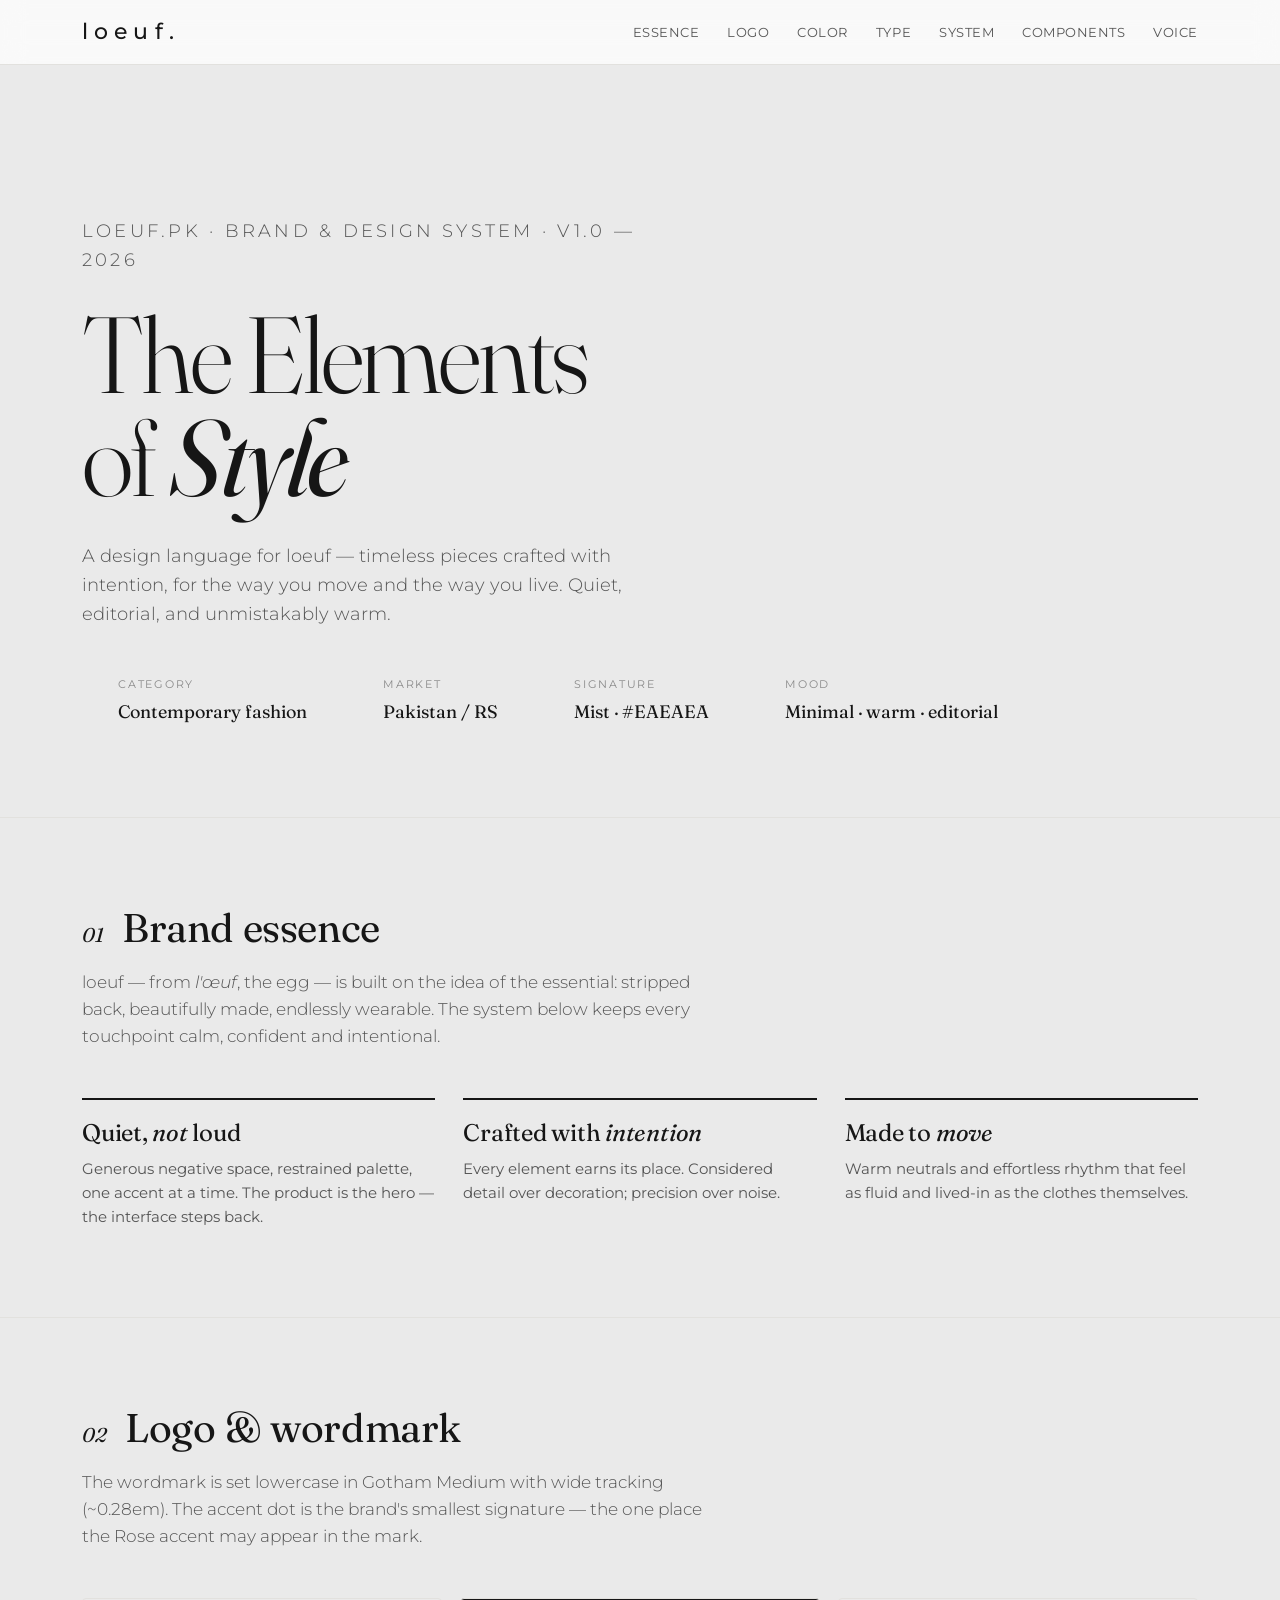
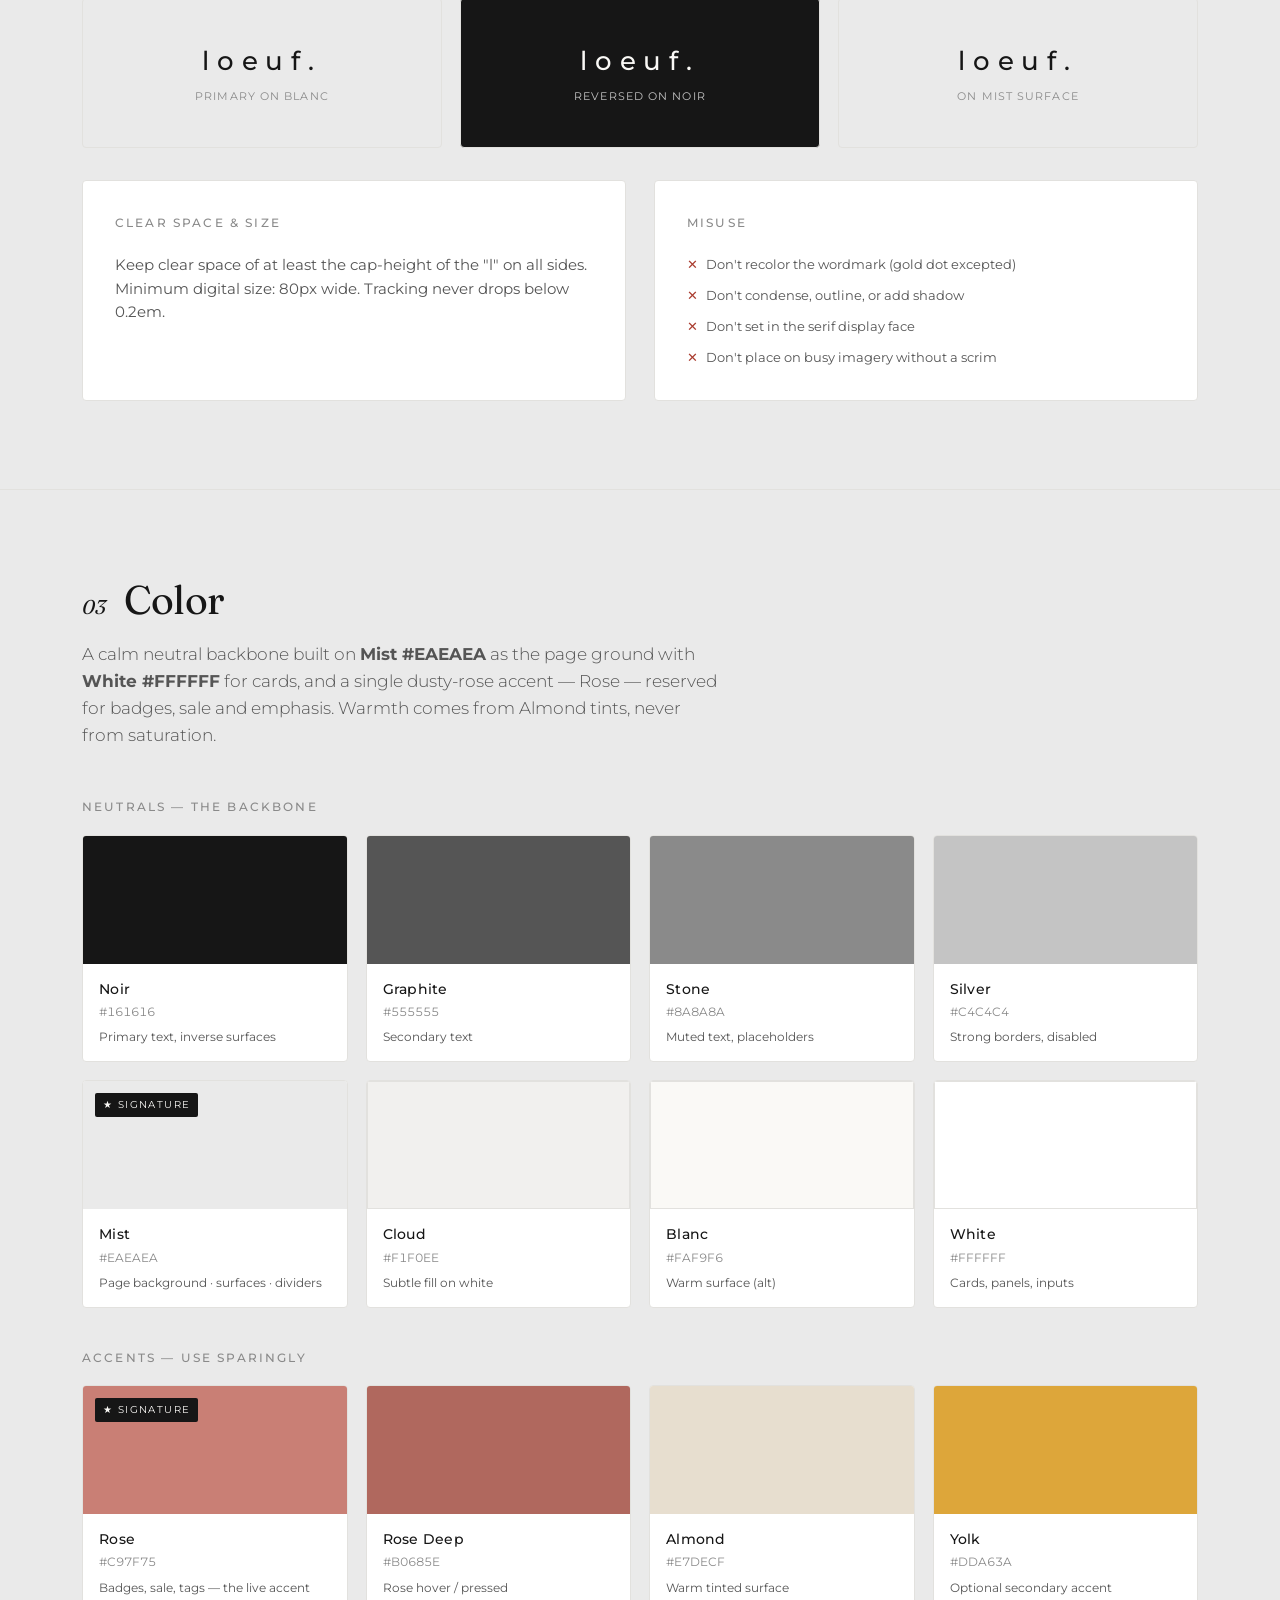
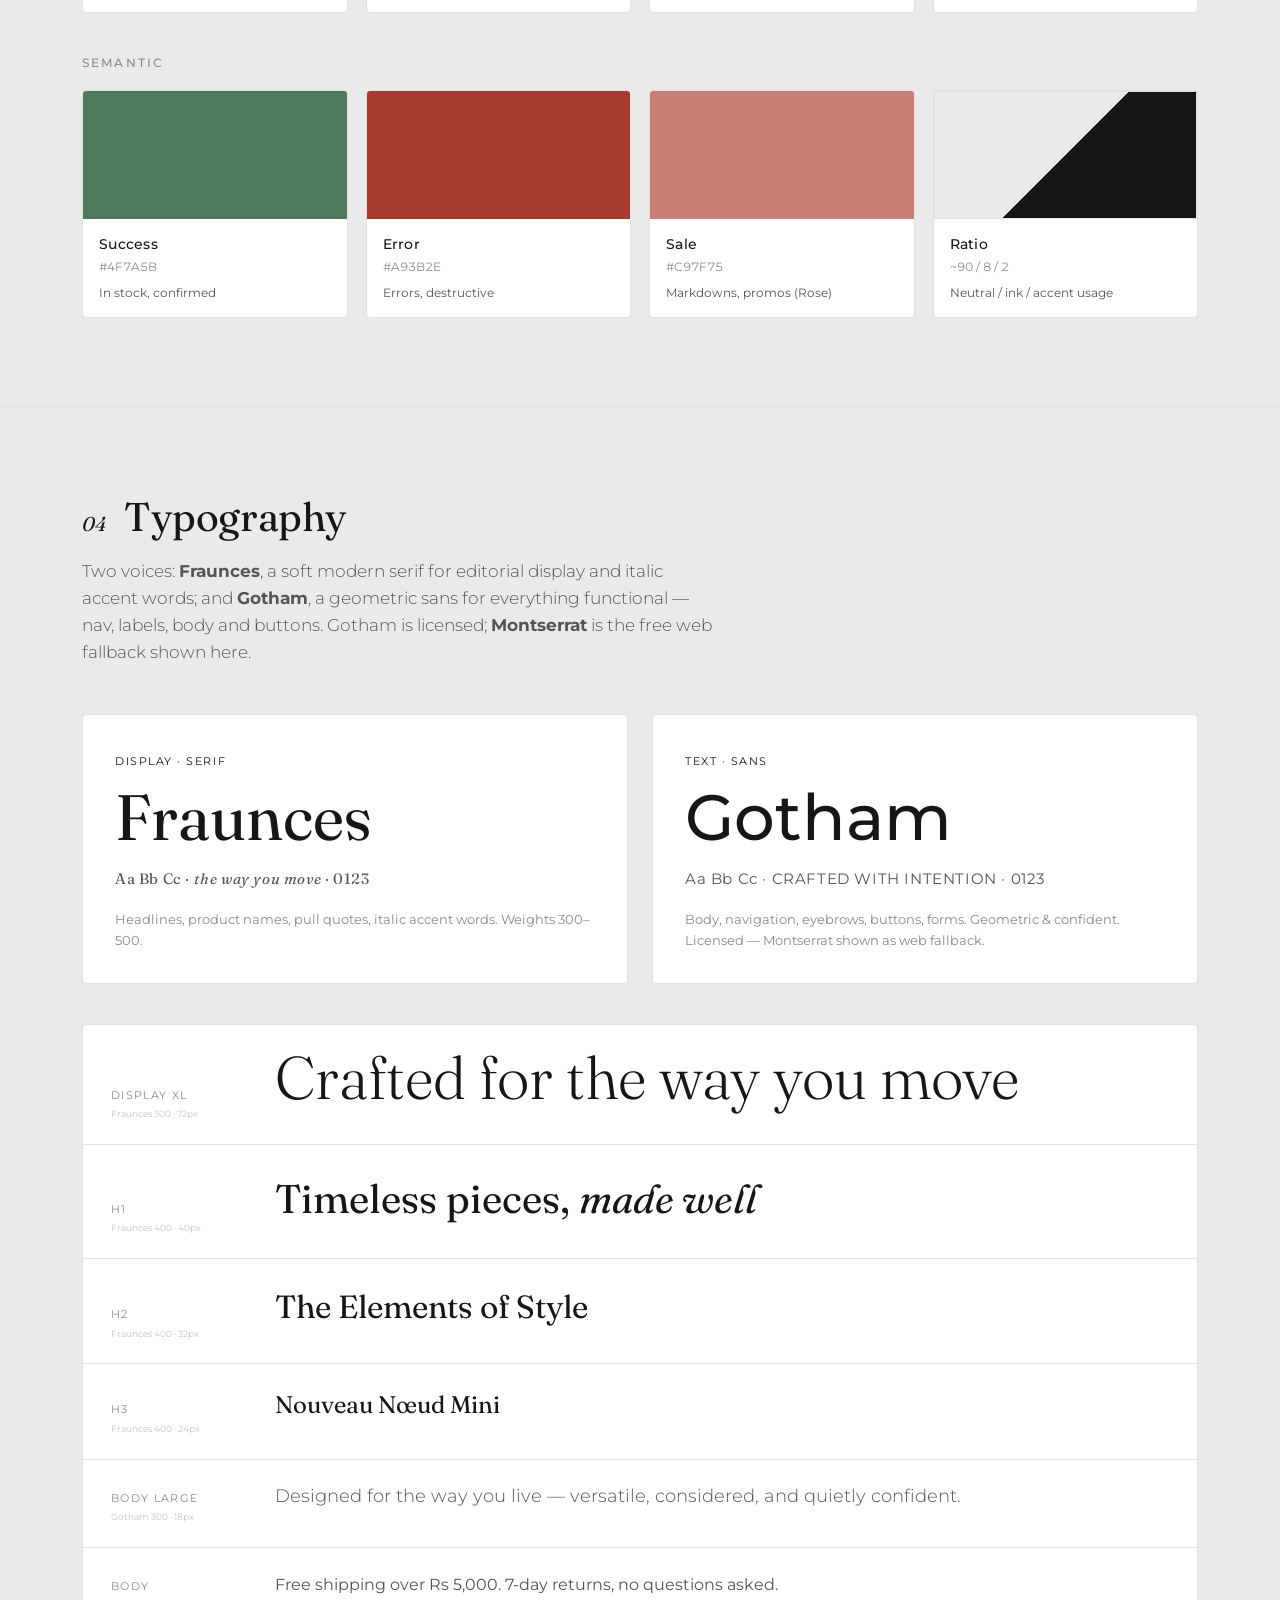
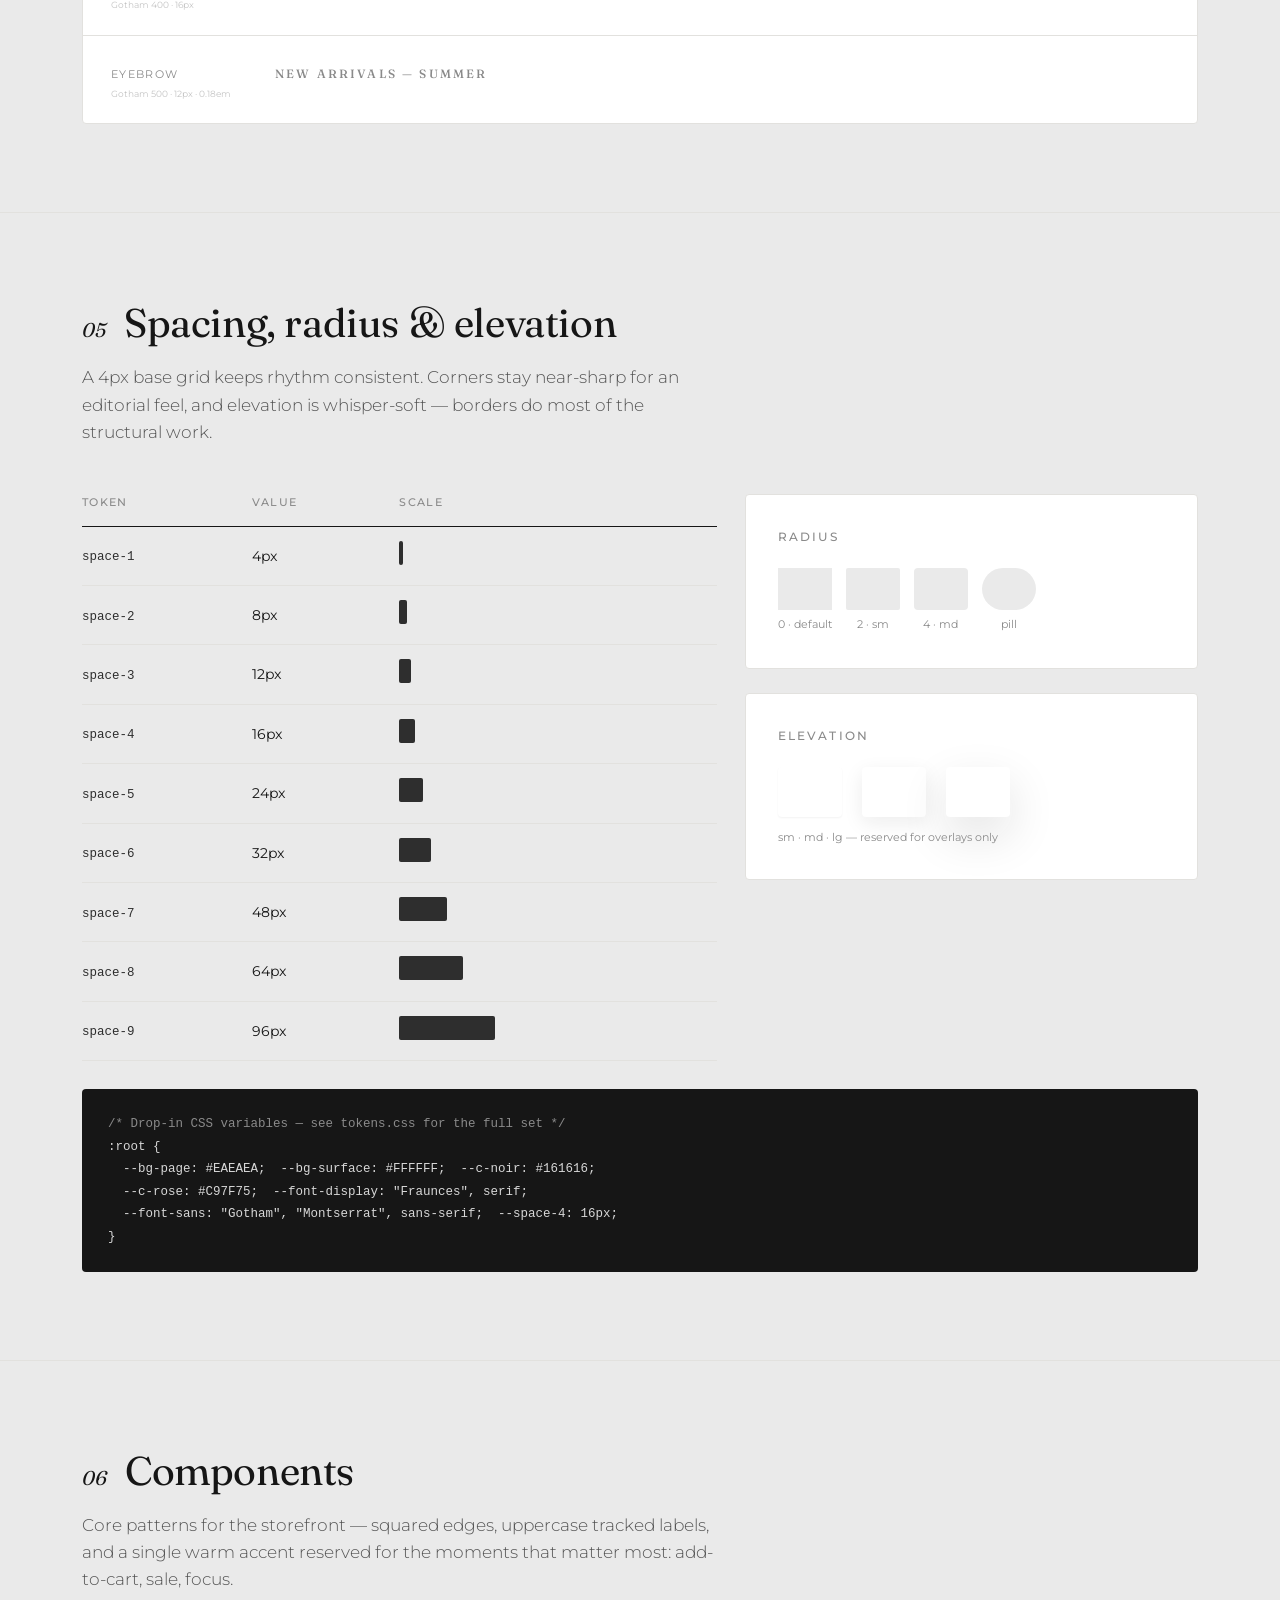
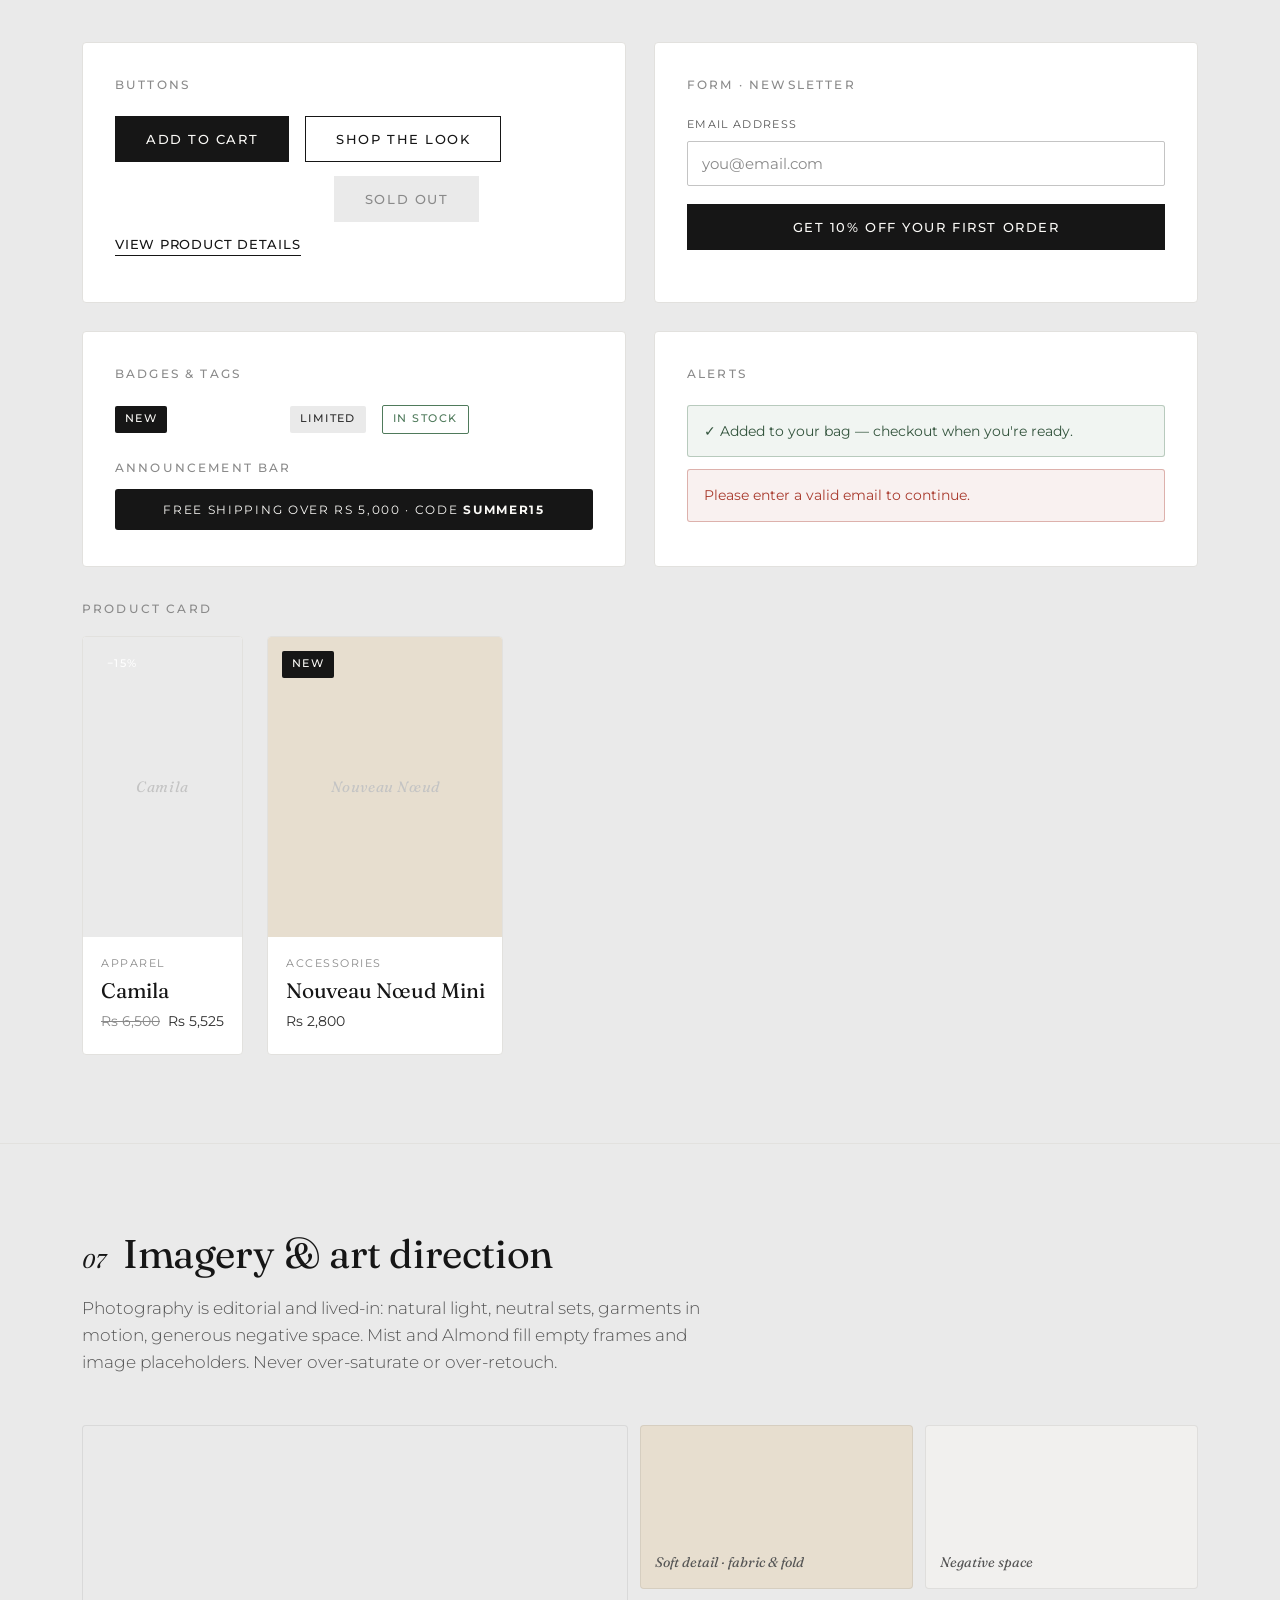
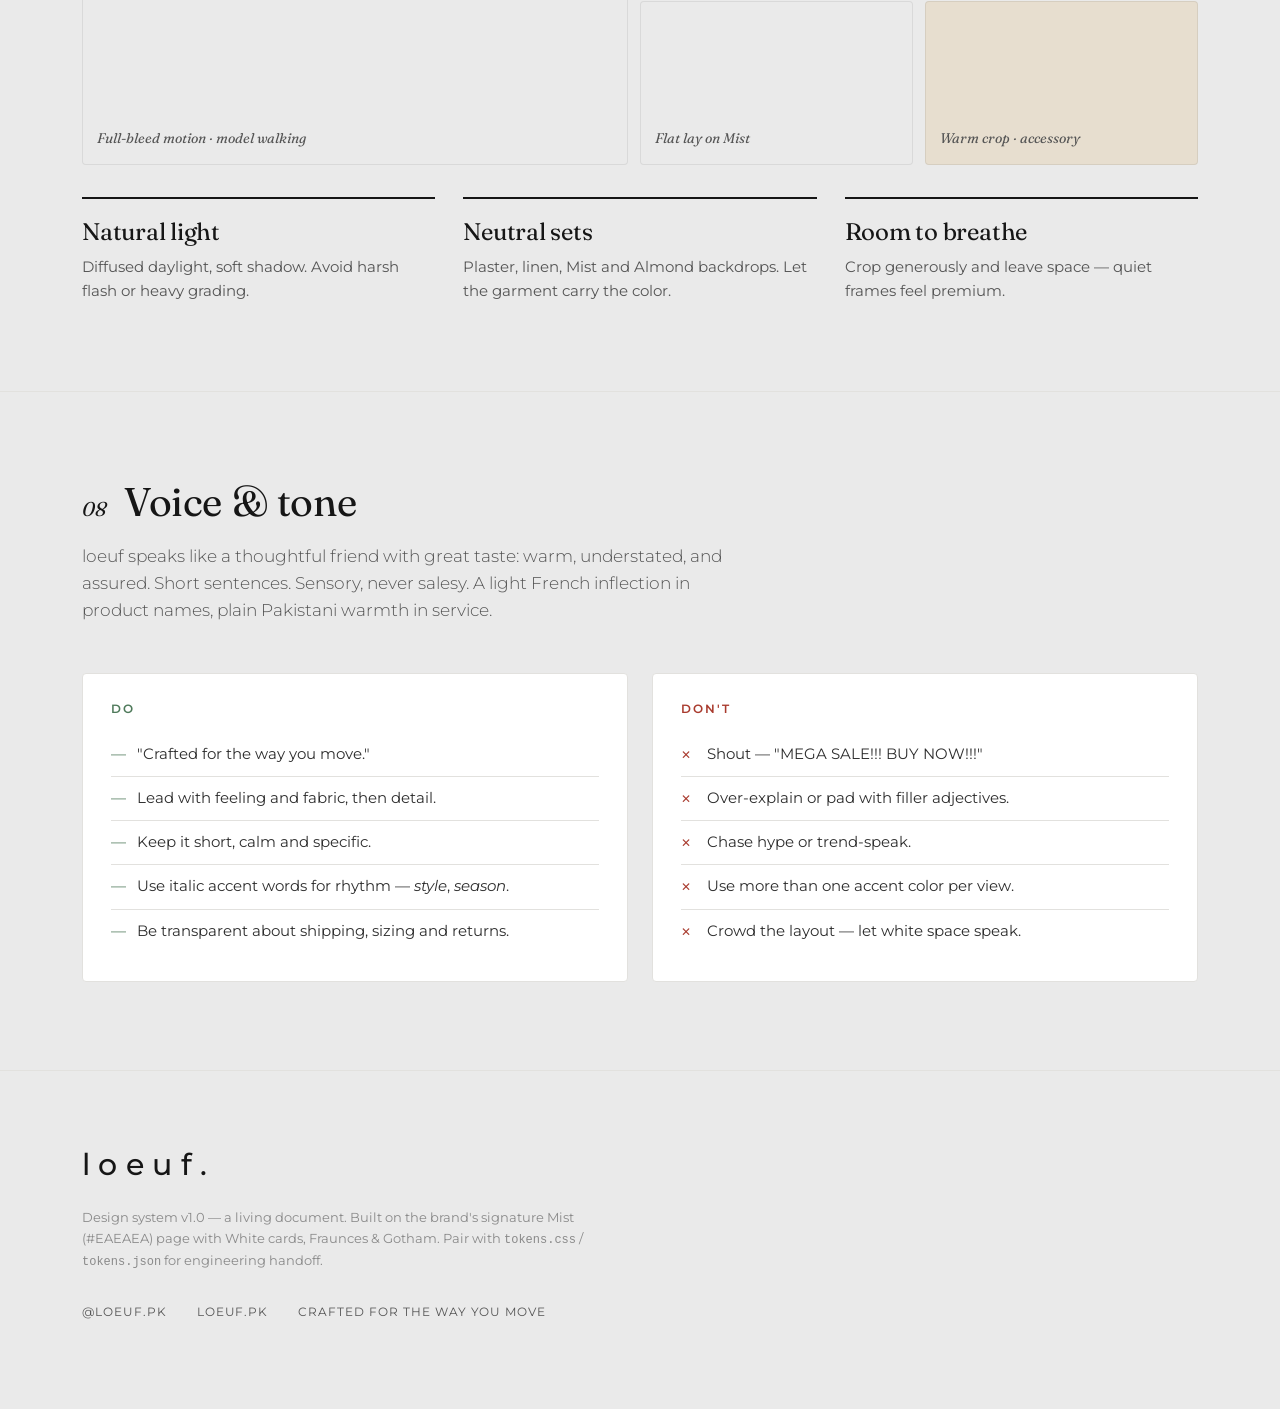
<file: index.html>
<!DOCTYPE html>
<html lang="en">
<head>
<meta charset="UTF-8" />
<meta name="viewport" content="width=device-width, initial-scale=1.0" />
<title>loeuf — Design System</title>
<link rel="preconnect" href="https://fonts.googleapis.com" />
<link rel="preconnect" href="https://fonts.gstatic.com" crossorigin />
<link href="https://fonts.googleapis.com/css2?family=Fraunces:ital,opsz,wght@0,9..144,300..600;1,9..144,300..600&family=Montserrat:wght@300;400;500;600&display=swap" rel="stylesheet" />
<style>
:root{
  --c-noir:#161616; --c-charcoal:#2E2E2E; --c-graphite:#555; --c-stone:#8A8A8A;
  --c-silver:#C4C4C4; --c-mist:#EAEAEA; --c-cloud:#F1F0EE; --c-blanc:#FAF9F6; --c-white:#FFF;
  --c-yolk:#DDA63A; --c-yolk-deep:#B9842A; --c-almond:#E7DECF; --c-clay:#B5654B;
  --c-success:#4F7A5B; --c-error:#A93B2E;
  --border-subtle:#E2E1DE;
  --font-display:"Fraunces",Georgia,serif; --font-sans:"Gotham","Montserrat","Helvetica Neue",Arial,sans-serif;
  --container:1180px;
  --ease:cubic-bezier(.2,.8,.2,1);
}
*{box-sizing:border-box;margin:0;padding:0}
html{scroll-behavior:smooth}
body{
  font-family:var(--font-sans); color:var(--c-noir); background:var(--c-mist);
  font-weight:400; line-height:1.6; -webkit-font-smoothing:antialiased;
}
.wrap{max-width:var(--container); margin:0 auto; padding:0 32px}

/* ---------- type helpers ---------- */
.eyebrow{
  font-size:12px; letter-spacing:.18em; text-transform:uppercase;
  color:var(--c-stone); font-weight:500;
}
h1,h2,h3,h4{font-family:var(--font-display); font-weight:400; letter-spacing:-.01em; line-height:1.1}
.serif-italic{font-style:italic}

/* ---------- nav ---------- */
.topbar{
  position:sticky; top:0; z-index:100; background:rgba(255,255,255,.72);
  backdrop-filter:blur(12px); border-bottom:1px solid var(--border-subtle);
}
.topbar .wrap{display:flex; align-items:center; justify-content:space-between; height:64px}
.brandmark{font-family:var(--font-sans); font-weight:500; font-size:22px; letter-spacing:.28em; text-transform:lowercase}
.brandmark .dot{color:var(--c-rose)}
.navlinks{display:flex; gap:28px; list-style:none}
.navlinks a{
  text-decoration:none; color:var(--c-graphite); font-size:13px; letter-spacing:.04em;
  text-transform:uppercase; transition:color .2s var(--ease);
}
.navlinks a:hover{color:var(--c-noir)}
@media(max-width:860px){.navlinks{display:none}}

/* ---------- hero ---------- */
.hero{padding:120px 0 90px; border-bottom:1px solid var(--border-subtle)}
.hero .eyebrow{margin-bottom:28px}
.hero h1{font-size:clamp(48px,9vw,108px); line-height:.96; letter-spacing:-.03em; font-weight:300}
.hero h1 em{font-weight:400}
.hero p{max-width:560px; margin-top:32px; font-size:18px; color:var(--c-graphite); font-weight:300}
.hero-meta{display:flex; gap:40px; margin-top:48px; flex-wrap:wrap}
.hero-meta div{border-left:2px solid var(--c-mist); padding-left:16px}
.hero-meta .k{font-size:11px; letter-spacing:.16em; text-transform:uppercase; color:var(--c-stone)}
.hero-meta .v{font-family:var(--font-display); font-size:18px; margin-top:4px}

/* ---------- section scaffolding ---------- */
section.block{padding:88px 0; border-bottom:1px solid var(--border-subtle)}
.sec-head{display:flex; align-items:baseline; gap:18px; margin-bottom:48px}
.sec-head .num{font-family:var(--font-display); font-style:italic; color:var(--c-rose); font-size:20px}
.sec-head h2{font-size:clamp(28px,4vw,40px)}
.sec-lead{max-width:640px; color:var(--c-graphite); font-size:17px; font-weight:300; margin:-30px 0 48px}

/* ---------- principles ---------- */
.grid-3{display:grid; grid-template-columns:repeat(3,1fr); gap:28px}
@media(max-width:780px){.grid-3{grid-template-columns:1fr}}
.principle{border-top:2px solid var(--c-noir); padding-top:20px}
.principle h3{font-size:24px; margin-bottom:10px}
.principle h3 em{color:var(--c-rose-deep)}
.principle p{font-size:15px; color:var(--c-graphite)}

/* ---------- color ---------- */
.swatch-grid{display:grid; grid-template-columns:repeat(4,1fr); gap:18px}
@media(max-width:880px){.swatch-grid{grid-template-columns:repeat(2,1fr)}}
@media(max-width:480px){.swatch-grid{grid-template-columns:1fr}}
.swatch{border:1px solid var(--border-subtle); border-radius:4px; overflow:hidden; background:var(--c-white)}
.swatch .chip{height:128px; position:relative}
.swatch.signature .chip::after{
  content:"★ signature"; position:absolute; top:12px; left:12px; font-size:10px;
  letter-spacing:.14em; text-transform:uppercase; background:var(--c-noir); color:var(--c-blanc);
  padding:4px 8px; border-radius:2px;
}
.swatch .meta{padding:14px 16px 16px}
.swatch .name{font-weight:500; font-size:14px; letter-spacing:.02em}
.swatch .hex{font-size:12px; color:var(--c-stone); margin-top:2px; font-feature-settings:"tnum"}
.swatch .role{font-size:11.5px; color:var(--c-graphite); margin-top:8px; line-height:1.4}
.chip-bordered{box-shadow:inset 0 0 0 1px var(--border-subtle)}

/* ---------- type specimen ---------- */
.specimen{border:1px solid var(--border-subtle); border-radius:4px; background:var(--c-white)}
.specimen .row{display:flex; align-items:baseline; gap:24px; padding:22px 28px; border-bottom:1px solid var(--border-subtle)}
.specimen .row:last-child{border-bottom:0}
.specimen .label{width:140px; flex:none; font-size:11px; letter-spacing:.12em; text-transform:uppercase; color:var(--c-stone); padding-top:8px}
.specimen .label small{display:block; text-transform:none; letter-spacing:0; color:var(--c-silver); margin-top:3px}
.specimen .sample{font-family:var(--font-display)}
.font-cards{display:grid; grid-template-columns:1fr 1fr; gap:24px; margin-bottom:40px}
@media(max-width:780px){.font-cards{grid-template-columns:1fr}}
.font-card{border:1px solid var(--border-subtle); border-radius:4px; padding:32px; background:var(--c-white)}
.font-card .big{font-size:64px; line-height:1; margin-bottom:18px}
.font-card .glyphs{color:var(--c-graphite); font-size:15px; letter-spacing:.04em; margin-bottom:18px}
.font-card .use{font-size:13px; color:var(--c-stone)}
.font-card .tag{display:inline-block; font-family:var(--font-sans); font-size:11px; letter-spacing:.14em; text-transform:uppercase; color:var(--c-rose-deep); margin-bottom:14px}

/* ---------- scale / spacing ---------- */
.token-table{width:100%; border-collapse:collapse; font-size:14px}
.token-table th{text-align:left; font-weight:500; font-size:11px; letter-spacing:.12em; text-transform:uppercase; color:var(--c-stone); padding:0 0 14px; border-bottom:1px solid var(--c-noir)}
.token-table td{padding:14px 0; border-bottom:1px solid var(--border-subtle); vertical-align:middle}
.token-table code{font-family:ui-monospace,Menlo,monospace; font-size:12.5px; color:var(--c-charcoal)}
.bar{height:14px; background:var(--c-yolk); border-radius:2px; display:inline-block; vertical-align:middle}
.sp-fill{background:var(--c-charcoal); display:inline-block; height:24px; border-radius:2px}

/* ---------- components ---------- */
.btn{
  font-family:var(--font-sans); font-size:13px; letter-spacing:.12em; text-transform:uppercase;
  font-weight:500; padding:14px 30px; border:1px solid var(--c-noir); cursor:pointer;
  background:var(--c-noir); color:var(--c-blanc); border-radius:0; transition:all .22s var(--ease);
}
.btn:hover{background:transparent; color:var(--c-noir)}
.btn--ghost{background:transparent; color:var(--c-noir)}
.btn--ghost:hover{background:var(--c-noir); color:var(--c-blanc)}
.btn--accent{background:var(--c-rose); border-color:var(--c-rose); color:var(--c-white)}
.btn--accent:hover{background:var(--c-rose-deep); border-color:var(--c-rose-deep); color:var(--c-white)}
.btn--link{background:none; border:0; padding:0 0 3px; border-bottom:1px solid var(--c-noir); border-radius:0; color:var(--c-noir); letter-spacing:.06em}
.btn--link:hover{color:var(--c-rose-deep); border-color:var(--c-rose-deep)}
.btn:disabled{background:var(--c-mist); border-color:var(--c-mist); color:var(--c-stone); cursor:not-allowed}
.comp-row{display:flex; gap:16px; flex-wrap:wrap; align-items:center; margin-bottom:14px}

.comp-grid{display:grid; grid-template-columns:repeat(2,1fr); gap:28px}
@media(max-width:780px){.comp-grid{grid-template-columns:1fr}}
.panel{border:1px solid var(--border-subtle); border-radius:4px; background:var(--c-white); padding:32px}
.panel > .eyebrow{margin-bottom:22px; display:block}

/* form */
.field{margin-bottom:18px}
.field label{display:block; font-size:11px; letter-spacing:.12em; text-transform:uppercase; color:var(--c-graphite); margin-bottom:8px}
.field input{
  width:100%; font-family:var(--font-sans); font-size:15px; padding:12px 14px;
  border:1px solid var(--c-silver); border-radius:2px; background:var(--c-white); color:var(--c-noir);
  transition:border-color .2s var(--ease);
}
.field input::placeholder{color:var(--c-stone)}
.field input:focus{outline:none; border-color:var(--c-noir); box-shadow:0 0 0 3px rgba(22,22,22,.06)}

/* badges */
.badge{display:inline-block; font-size:10.5px; letter-spacing:.14em; text-transform:uppercase; font-weight:500; padding:5px 10px; border-radius:2px}
.badge--sale{background:var(--c-rose); color:var(--c-white)}
.badge--new{background:var(--c-noir); color:var(--c-blanc)}
.badge--soft{background:var(--c-mist); color:var(--c-charcoal)}
.badge--stock{background:transparent; color:var(--c-success); border:1px solid var(--c-success)}

/* announcement bar */
.announce{background:var(--c-noir); color:var(--c-blanc); text-align:center; padding:11px; font-size:12px; letter-spacing:.14em; text-transform:uppercase; border-radius:3px}
.announce b{color:var(--c-rose)}

/* product card */
.product{border:1px solid var(--border-subtle); border-radius:4px; overflow:hidden; background:var(--c-white); max-width:300px}
.product .ph{height:300px; background:var(--c-mist); position:relative; display:flex; align-items:flex-end; justify-content:flex-start}
.product .ph .badge{position:absolute; top:14px; left:14px}
.product .ph .figure{font-family:var(--font-display); font-style:italic; color:var(--c-silver); font-size:15px; margin:0 auto 0; align-self:center; letter-spacing:.04em}
.product .info{padding:18px 18px 22px}
.product .info .cat{font-size:11px; letter-spacing:.14em; text-transform:uppercase; color:var(--c-stone)}
.product .info h4{font-family:var(--font-display); font-size:21px; margin:6px 0 8px}
.product .price{font-size:14px; color:var(--c-charcoal)}
.product .price .was{color:var(--c-stone); text-decoration:line-through; margin-right:8px}

/* alerts */
.alert{padding:14px 16px; border-radius:3px; font-size:14px; display:flex; gap:10px; margin-bottom:12px; border:1px solid}
.alert--ok{background:rgba(79,122,91,.08); border-color:rgba(79,122,91,.35); color:#33543d}
.alert--err{background:rgba(169,59,46,.07); border-color:rgba(169,59,46,.35); color:var(--c-error)}

/* voice do/dont */
.dd{display:grid; grid-template-columns:1fr 1fr; gap:24px}
@media(max-width:780px){.dd{grid-template-columns:1fr}}
.dd .col{border:1px solid var(--border-subtle); border-radius:4px; padding:28px; background:var(--c-white)}
.dd .col h4{font-family:var(--font-sans); font-size:12px; letter-spacing:.16em; text-transform:uppercase; margin-bottom:18px; font-weight:600}
.dd .do h4{color:var(--c-success)} .dd .dont h4{color:var(--c-error)}
.dd ul{list-style:none}
.dd li{padding:10px 0 10px 26px; position:relative; font-size:14.5px; color:var(--c-charcoal); border-bottom:1px solid var(--border-subtle)}
.dd li:last-child{border-bottom:0}
.dd .do li::before{content:"—"; position:absolute; left:0; color:var(--c-success)}
.dd .dont li::before{content:"✕"; position:absolute; left:0; color:var(--c-error); font-size:12px; top:12px}

/* logo usage */
.logo-grid{display:grid; grid-template-columns:repeat(3,1fr); gap:18px}
@media(max-width:780px){.logo-grid{grid-template-columns:1fr}}
.logo-box{border:1px solid var(--border-subtle); border-radius:4px; height:150px; display:flex; flex-direction:column; align-items:center; justify-content:center; gap:6px}
.logo-box .lw{font-family:var(--font-sans); font-weight:500; font-size:26px; letter-spacing:.3em; text-transform:lowercase}
.logo-box .cap{font-size:11px; letter-spacing:.1em; text-transform:uppercase; color:var(--c-stone)}
.lw .dot{color:var(--c-rose)}
.on-mist{background:var(--c-mist)} .on-noir{background:var(--c-noir)} .on-noir .lw{color:var(--c-blanc)} .on-noir .cap{color:var(--c-silver)}
.on-almond{background:var(--c-almond)}

.misuse{display:flex; gap:8px; align-items:center; font-size:13px; color:var(--c-graphite); margin-top:10px}
.misuse::before{content:"✕"; color:var(--c-error)}

/* imagery */
.mood{display:grid; grid-template-columns:2fr 1fr 1fr; grid-template-rows:1fr 1fr; gap:12px; height:340px}
@media(max-width:680px){.mood{grid-template-columns:1fr 1fr; height:auto}}
.mood div{border-radius:4px; border:1px solid rgba(22,22,22,.08); display:flex; align-items:flex-end; padding:14px; font-family:var(--font-display); font-style:italic; font-size:14px; color:var(--c-graphite)}
.mood .m1{grid-row:span 2; background:var(--c-mist)}
.mood .m2{background:var(--c-almond)} .mood .m3{background:var(--c-cloud)}
.mood .m4{background:var(--c-mist)} .mood .m5{background:var(--c-almond)}
@media(max-width:680px){.mood div{height:130px} .mood .m1{grid-row:auto}}

/* footer */
footer{padding:70px 0 90px}
footer .brandmark{font-size:30px; display:block; margin-bottom:18px}
footer p{color:var(--c-stone); font-size:13px; max-width:520px}
footer .meta{display:flex; gap:30px; margin-top:30px; flex-wrap:wrap; font-size:12px; letter-spacing:.08em; text-transform:uppercase; color:var(--c-graphite)}

.tokencode{background:var(--c-noir); color:#d7d7d7; border-radius:4px; padding:24px 26px; font-family:ui-monospace,Menlo,monospace; font-size:12.5px; line-height:1.8; overflow-x:auto; margin-top:28px}
.tokencode .c{color:var(--c-rose)} .tokencode .g{color:var(--c-stone)}
</style>
</head>
<body>

<!-- NAV -->
<div class="topbar">
  <div class="wrap">
    <span class="brandmark">loeuf<span class="dot">.</span></span>
    <ul class="navlinks">
      <li><a href="#essence">Essence</a></li>
      <li><a href="#logo">Logo</a></li>
      <li><a href="#color">Color</a></li>
      <li><a href="#type">Type</a></li>
      <li><a href="#system">System</a></li>
      <li><a href="#components">Components</a></li>
      <li><a href="#voice">Voice</a></li>
    </ul>
  </div>
</div>

<!-- HERO -->
<header class="hero">
  <div class="wrap">
    <p class="eyebrow">loeuf.pk · Brand &amp; Design System · v1.0 — 2026</p>
    <h1>The Elements<br>of <em class="serif-italic" style="font-family:var(--font-display)">Style</em></h1>
    <p>A design language for loeuf — timeless pieces crafted with intention, for the way you move and the way you live. Quiet, editorial, and unmistakably warm.</p>
    <div class="hero-meta">
      <div><div class="k">Category</div><div class="v">Contemporary fashion</div></div>
      <div><div class="k">Market</div><div class="v">Pakistan / RS</div></div>
      <div><div class="k">Signature</div><div class="v">Mist · #EAEAEA</div></div>
      <div><div class="k">Mood</div><div class="v">Minimal · warm · editorial</div></div>
    </div>
  </div>
</header>

<!-- ESSENCE -->
<section class="block" id="essence">
  <div class="wrap">
    <div class="sec-head"><span class="num">01</span><h2>Brand essence</h2></div>
    <p class="sec-lead">loeuf — from <em>l'œuf</em>, the egg — is built on the idea of the essential: stripped back, beautifully made, endlessly wearable. The system below keeps every touchpoint calm, confident and intentional.</p>
    <div class="grid-3">
      <div class="principle"><h3>Quiet, <em>not</em> loud</h3><p>Generous negative space, restrained palette, one accent at a time. The product is the hero — the interface steps back.</p></div>
      <div class="principle"><h3>Crafted with <em>intention</em></h3><p>Every element earns its place. Considered detail over decoration; precision over noise.</p></div>
      <div class="principle"><h3>Made to <em>move</em></h3><p>Warm neutrals and effortless rhythm that feel as fluid and lived-in as the clothes themselves.</p></div>
    </div>
  </div>
</section>

<!-- LOGO -->
<section class="block" id="logo">
  <div class="wrap">
    <div class="sec-head"><span class="num">02</span><h2>Logo &amp; wordmark</h2></div>
    <p class="sec-lead">The wordmark is set lowercase in Gotham Medium with wide tracking (~0.28em). The accent dot is the brand's smallest signature — the one place the Rose accent may appear in the mark.</p>
    <div class="logo-grid">
      <div class="logo-box"><span class="lw">loeuf<span class="dot">.</span></span><span class="cap">Primary on Blanc</span></div>
      <div class="logo-box on-noir"><span class="lw">loeuf<span class="dot">.</span></span><span class="cap">Reversed on Noir</span></div>
      <div class="logo-box on-mist"><span class="lw">loeuf<span class="dot">.</span></span><span class="cap">On Mist surface</span></div>
    </div>
    <div style="display:grid; grid-template-columns:1fr 1fr; gap:28px; margin-top:32px">
      <div class="panel">
        <span class="eyebrow">Clear space &amp; size</span>
        <p style="font-size:14.5px; color:var(--c-graphite)">Keep clear space of at least the cap-height of the "l" on all sides. Minimum digital size: 80px wide. Tracking never drops below 0.2em.</p>
      </div>
      <div class="panel">
        <span class="eyebrow">Misuse</span>
        <div class="misuse">Don't recolor the wordmark (gold dot excepted)</div>
        <div class="misuse">Don't condense, outline, or add shadow</div>
        <div class="misuse">Don't set in the serif display face</div>
        <div class="misuse">Don't place on busy imagery without a scrim</div>
      </div>
    </div>
  </div>
</section>

<!-- COLOR -->
<section class="block" id="color">
  <div class="wrap">
    <div class="sec-head"><span class="num">03</span><h2>Color</h2></div>
    <p class="sec-lead">A calm neutral backbone built on <strong>Mist #EAEAEA</strong> as the page ground with <strong>White #FFFFFF</strong> for cards, and a single dusty-rose accent — Rose — reserved for badges, sale and emphasis. Warmth comes from Almond tints, never from saturation.</p>

    <p class="eyebrow" style="margin-bottom:18px">Neutrals — the backbone</p>
    <div class="swatch-grid">
      <div class="swatch"><div class="chip" style="background:#161616"></div><div class="meta"><div class="name">Noir</div><div class="hex">#161616</div><div class="role">Primary text, inverse surfaces</div></div></div>
      <div class="swatch"><div class="chip" style="background:#555"></div><div class="meta"><div class="name">Graphite</div><div class="hex">#555555</div><div class="role">Secondary text</div></div></div>
      <div class="swatch"><div class="chip" style="background:#8A8A8A"></div><div class="meta"><div class="name">Stone</div><div class="hex">#8A8A8A</div><div class="role">Muted text, placeholders</div></div></div>
      <div class="swatch"><div class="chip" style="background:#C4C4C4"></div><div class="meta"><div class="name">Silver</div><div class="hex">#C4C4C4</div><div class="role">Strong borders, disabled</div></div></div>
      <div class="swatch signature"><div class="chip" style="background:#EAEAEA"></div><div class="meta"><div class="name">Mist</div><div class="hex">#EAEAEA</div><div class="role">Page background · surfaces · dividers</div></div></div>
      <div class="swatch"><div class="chip chip-bordered" style="background:#F1F0EE"></div><div class="meta"><div class="name">Cloud</div><div class="hex">#F1F0EE</div><div class="role">Subtle fill on white</div></div></div>
      <div class="swatch"><div class="chip chip-bordered" style="background:#FAF9F6"></div><div class="meta"><div class="name">Blanc</div><div class="hex">#FAF9F6</div><div class="role">Warm surface (alt)</div></div></div>
      <div class="swatch"><div class="chip chip-bordered" style="background:#FFF"></div><div class="meta"><div class="name">White</div><div class="hex">#FFFFFF</div><div class="role">Cards, panels, inputs</div></div></div>
    </div>

    <p class="eyebrow" style="margin:40px 0 18px">Accents — use sparingly</p>
    <div class="swatch-grid">
      <div class="swatch signature"><div class="chip" style="background:#C97F75"></div><div class="meta"><div class="name">Rose</div><div class="hex">#C97F75</div><div class="role">Badges, sale, tags — the live accent</div></div></div>
      <div class="swatch"><div class="chip" style="background:#B0685E"></div><div class="meta"><div class="name">Rose Deep</div><div class="hex">#B0685E</div><div class="role">Rose hover / pressed</div></div></div>
      <div class="swatch"><div class="chip" style="background:#E7DECF"></div><div class="meta"><div class="name">Almond</div><div class="hex">#E7DECF</div><div class="role">Warm tinted surface</div></div></div>
      <div class="swatch"><div class="chip" style="background:#DDA63A"></div><div class="meta"><div class="name">Yolk</div><div class="hex">#DDA63A</div><div class="role">Optional secondary accent</div></div></div>
    </div>

    <p class="eyebrow" style="margin:40px 0 18px">Semantic</p>
    <div class="swatch-grid">
      <div class="swatch"><div class="chip" style="background:#4F7A5B"></div><div class="meta"><div class="name">Success</div><div class="hex">#4F7A5B</div><div class="role">In stock, confirmed</div></div></div>
      <div class="swatch"><div class="chip" style="background:#A93B2E"></div><div class="meta"><div class="name">Error</div><div class="hex">#A93B2E</div><div class="role">Errors, destructive</div></div></div>
      <div class="swatch"><div class="chip" style="background:#C97F75"></div><div class="meta"><div class="name">Sale</div><div class="hex">#C97F75</div><div class="role">Markdowns, promos (Rose)</div></div></div>
      <div class="swatch"><div class="chip chip-bordered" style="background:linear-gradient(135deg,#EAEAEA 50%,#161616 50%)"></div><div class="meta"><div class="name">Ratio</div><div class="hex">~90 / 8 / 2</div><div class="role">Neutral / ink / accent usage</div></div></div>
    </div>
  </div>
</section>

<!-- TYPE -->
<section class="block" id="type">
  <div class="wrap">
    <div class="sec-head"><span class="num">04</span><h2>Typography</h2></div>
    <p class="sec-lead">Two voices: <strong>Fraunces</strong>, a soft modern serif for editorial display and italic accent words; and <strong>Gotham</strong>, a geometric sans for everything functional — nav, labels, body and buttons. Gotham is licensed; <strong>Montserrat</strong> is the free web fallback shown here.</p>

    <div class="font-cards">
      <div class="font-card">
        <span class="tag">Display · Serif</span>
        <div class="big" style="font-family:var(--font-display)">Fraunces</div>
        <div class="glyphs" style="font-family:var(--font-display)">Aa Bb Cc · <em>the way you move</em> · 0123</div>
        <div class="use">Headlines, product names, pull quotes, italic accent words. Weights 300–500.</div>
      </div>
      <div class="font-card">
        <span class="tag">Text · Sans</span>
        <div class="big" style="font-family:var(--font-sans); font-weight:500">Gotham</div>
        <div class="glyphs" style="font-family:var(--font-sans)">Aa Bb Cc · CRAFTED WITH INTENTION · 0123</div>
        <div class="use">Body, navigation, eyebrows, buttons, forms. Geometric &amp; confident. Licensed — Montserrat shown as web fallback.</div>
      </div>
    </div>

    <div class="specimen">
      <div class="row"><div class="label">Display XL<small>Fraunces 300 · 72px</small></div><div class="sample" style="font-size:60px; font-weight:300; line-height:1">Crafted for the way you move</div></div>
      <div class="row"><div class="label">H1<small>Fraunces 400 · 40px</small></div><div class="sample" style="font-size:40px">Timeless pieces, <em>made well</em></div></div>
      <div class="row"><div class="label">H2<small>Fraunces 400 · 32px</small></div><div class="sample" style="font-size:32px">The Elements of Style</div></div>
      <div class="row"><div class="label">H3<small>Fraunces 400 · 24px</small></div><div class="sample" style="font-size:24px">Nouveau Nœud Mini</div></div>
      <div class="row"><div class="label">Body Large<small>Gotham 300 · 18px</small></div><div class="sample" style="font-family:var(--font-sans); font-size:18px; font-weight:300; color:var(--c-graphite)">Designed for the way you live — versatile, considered, and quietly confident.</div></div>
      <div class="row"><div class="label">Body<small>Gotham 400 · 16px</small></div><div class="sample" style="font-family:var(--font-sans); font-size:16px; color:var(--c-graphite)">Free shipping over Rs 5,000. 7-day returns, no questions asked.</div></div>
      <div class="row"><div class="label">Eyebrow<small>Gotham 500 · 12px · 0.18em</small></div><div class="sample eyebrow" style="font-size:12px">New Arrivals — Summer</div></div>
    </div>
  </div>
</section>

<!-- SYSTEM: spacing, radius, elevation -->
<section class="block" id="system">
  <div class="wrap">
    <div class="sec-head"><span class="num">05</span><h2>Spacing, radius &amp; elevation</h2></div>
    <p class="sec-lead">A 4px base grid keeps rhythm consistent. Corners stay near-sharp for an editorial feel, and elevation is whisper-soft — borders do most of the structural work.</p>

    <div class="comp-grid" style="grid-template-columns:1.4fr 1fr">
      <div>
        <table class="token-table">
          <thead><tr><th>Token</th><th>Value</th><th style="width:50%">Scale</th></tr></thead>
          <tbody>
            <tr><td><code>space-1</code></td><td>4px</td><td><span class="sp-fill" style="width:4px"></span></td></tr>
            <tr><td><code>space-2</code></td><td>8px</td><td><span class="sp-fill" style="width:8px"></span></td></tr>
            <tr><td><code>space-3</code></td><td>12px</td><td><span class="sp-fill" style="width:12px"></span></td></tr>
            <tr><td><code>space-4</code></td><td>16px</td><td><span class="sp-fill" style="width:16px"></span></td></tr>
            <tr><td><code>space-5</code></td><td>24px</td><td><span class="sp-fill" style="width:24px"></span></td></tr>
            <tr><td><code>space-6</code></td><td>32px</td><td><span class="sp-fill" style="width:32px"></span></td></tr>
            <tr><td><code>space-7</code></td><td>48px</td><td><span class="sp-fill" style="width:48px"></span></td></tr>
            <tr><td><code>space-8</code></td><td>64px</td><td><span class="sp-fill" style="width:64px"></span></td></tr>
            <tr><td><code>space-9</code></td><td>96px</td><td><span class="sp-fill" style="width:96px"></span></td></tr>
          </tbody>
        </table>
      </div>
      <div>
        <div class="panel" style="margin-bottom:24px">
          <span class="eyebrow">Radius</span>
          <div style="display:flex; gap:14px; align-items:flex-end; margin-top:6px">
            <div style="text-align:center"><div style="width:54px;height:42px;background:var(--c-mist);border-radius:0"></div><small style="font-size:11px;color:var(--c-stone)">0 · default</small></div>
            <div style="text-align:center"><div style="width:54px;height:42px;background:var(--c-mist);border-radius:2px"></div><small style="font-size:11px;color:var(--c-stone)">2 · sm</small></div>
            <div style="text-align:center"><div style="width:54px;height:42px;background:var(--c-mist);border-radius:4px"></div><small style="font-size:11px;color:var(--c-stone)">4 · md</small></div>
            <div style="text-align:center"><div style="width:54px;height:42px;background:var(--c-mist);border-radius:999px"></div><small style="font-size:11px;color:var(--c-stone)">pill</small></div>
          </div>
        </div>
        <div class="panel">
          <span class="eyebrow">Elevation</span>
          <div style="display:flex; gap:20px; margin-top:8px">
            <div style="width:64px;height:50px;background:#fff;border-radius:4px;box-shadow:0 1px 2px rgba(22,22,22,.05)"></div>
            <div style="width:64px;height:50px;background:#fff;border-radius:4px;box-shadow:0 6px 20px rgba(22,22,22,.08)"></div>
            <div style="width:64px;height:50px;background:#fff;border-radius:4px;box-shadow:0 18px 48px rgba(22,22,22,.12)"></div>
          </div>
          <small style="font-size:11px;color:var(--c-stone);display:block;margin-top:12px">sm · md · lg — reserved for overlays only</small>
        </div>
      </div>
    </div>

    <div class="tokencode">
<span class="g">/* Drop-in CSS variables — see tokens.css for the full set */</span><br>
:root {<br>
&nbsp;&nbsp;<span class="c">--bg-page</span>: #EAEAEA;&nbsp;&nbsp;<span class="c">--bg-surface</span>: #FFFFFF;&nbsp;&nbsp;<span class="c">--c-noir</span>: #161616;<br>
&nbsp;&nbsp;<span class="c">--c-rose</span>: #C97F75;&nbsp;&nbsp;<span class="c">--font-display</span>: "Fraunces", serif;<br>
&nbsp;&nbsp;<span class="c">--font-sans</span>: "Gotham", "Montserrat", sans-serif;&nbsp;&nbsp;<span class="c">--space-4</span>: 16px;<br>
}
    </div>
  </div>
</section>

<!-- COMPONENTS -->
<section class="block" id="components">
  <div class="wrap">
    <div class="sec-head"><span class="num">06</span><h2>Components</h2></div>
    <p class="sec-lead">Core patterns for the storefront — squared edges, uppercase tracked labels, and a single warm accent reserved for the moments that matter most: add-to-cart, sale, focus.</p>

    <div class="comp-grid">
      <div class="panel">
        <span class="eyebrow">Buttons</span>
        <div class="comp-row"><button class="btn">Add to cart</button><button class="btn btn--ghost">Shop the look</button></div>
        <div class="comp-row"><button class="btn btn--accent">Apply SUMMER15</button><button class="btn" disabled>Sold out</button></div>
        <div class="comp-row"><button class="btn btn--link">View product details</button></div>
      </div>

      <div class="panel">
        <span class="eyebrow">Form · Newsletter</span>
        <div class="field"><label>Email address</label><input type="email" placeholder="you@email.com" /></div>
        <button class="btn" style="width:100%">Get 10% off your first order</button>
      </div>

      <div class="panel">
        <span class="eyebrow">Badges &amp; tags</span>
        <div class="comp-row">
          <span class="badge badge--new">New</span>
          <span class="badge badge--sale">Sale −15%</span>
          <span class="badge badge--soft">Limited</span>
          <span class="badge badge--stock">In stock</span>
        </div>
        <div style="margin-top:24px"><span class="eyebrow" style="display:block;margin-bottom:12px">Announcement bar</span>
          <div class="announce">Free shipping over Rs 5,000 · Code <b>SUMMER15</b></div>
        </div>
      </div>

      <div class="panel">
        <span class="eyebrow">Alerts</span>
        <div class="alert alert--ok">✓ Added to your bag — checkout when you're ready.</div>
        <div class="alert alert--err">Please enter a valid email to continue.</div>
      </div>
    </div>

    <div style="margin-top:32px">
      <span class="eyebrow" style="display:block;margin-bottom:18px">Product card</span>
      <div style="display:flex; gap:24px; flex-wrap:wrap">
        <div class="product">
          <div class="ph"><span class="badge badge--sale">−15%</span><span class="figure">Camila</span></div>
          <div class="info"><div class="cat">Apparel</div><h4>Camila</h4><div class="price"><span class="was">Rs 6,500</span>Rs 5,525</div></div>
        </div>
        <div class="product">
          <div class="ph" style="background:var(--c-almond)"><span class="badge badge--new">New</span><span class="figure">Nouveau Nœud</span></div>
          <div class="info"><div class="cat">Accessories</div><h4>Nouveau Nœud Mini</h4><div class="price">Rs 2,800</div></div>
        </div>
      </div>
    </div>
  </div>
</section>

<!-- IMAGERY -->
<section class="block">
  <div class="wrap">
    <div class="sec-head"><span class="num">07</span><h2>Imagery &amp; art direction</h2></div>
    <p class="sec-lead">Photography is editorial and lived-in: natural light, neutral sets, garments in motion, generous negative space. Mist and Almond fill empty frames and image placeholders. Never over-saturate or over-retouch.</p>
    <div class="mood">
      <div class="m1">Full-bleed motion · model walking</div>
      <div class="m2">Soft detail · fabric &amp; fold</div>
      <div class="m3">Negative space</div>
      <div class="m4">Flat lay on Mist</div>
      <div class="m5">Warm crop · accessory</div>
    </div>
    <div class="grid-3" style="margin-top:32px">
      <div class="principle"><h3>Natural light</h3><p>Diffused daylight, soft shadow. Avoid harsh flash or heavy grading.</p></div>
      <div class="principle"><h3>Neutral sets</h3><p>Plaster, linen, Mist and Almond backdrops. Let the garment carry the color.</p></div>
      <div class="principle"><h3>Room to breathe</h3><p>Crop generously and leave space — quiet frames feel premium.</p></div>
    </div>
  </div>
</section>

<!-- VOICE -->
<section class="block" id="voice">
  <div class="wrap">
    <div class="sec-head"><span class="num">08</span><h2>Voice &amp; tone</h2></div>
    <p class="sec-lead">loeuf speaks like a thoughtful friend with great taste: warm, understated, and assured. Short sentences. Sensory, never salesy. A light French inflection in product names, plain Pakistani warmth in service.</p>
    <div class="dd">
      <div class="col do">
        <h4>Do</h4>
        <ul>
          <li>"Crafted for the way you move."</li>
          <li>Lead with feeling and fabric, then detail.</li>
          <li>Keep it short, calm and specific.</li>
          <li>Use italic accent words for rhythm — <em>style</em>, <em>season</em>.</li>
          <li>Be transparent about shipping, sizing and returns.</li>
        </ul>
      </div>
      <div class="col dont">
        <h4>Don't</h4>
        <ul>
          <li>Shout — "MEGA SALE!!! BUY NOW!!!"</li>
          <li>Over-explain or pad with filler adjectives.</li>
          <li>Chase hype or trend-speak.</li>
          <li>Use more than one accent color per view.</li>
          <li>Crowd the layout — let white space speak.</li>
        </ul>
      </div>
    </div>
  </div>
</section>

<!-- FOOTER -->
<footer>
  <div class="wrap">
    <span class="brandmark">loeuf<span class="dot">.</span></span>
    <p>Design system v1.0 — a living document. Built on the brand's signature Mist (#EAEAEA) page with White cards, Fraunces &amp; Gotham. Pair with <code style="font-family:ui-monospace,monospace;font-size:12px">tokens.css</code> / <code style="font-family:ui-monospace,monospace;font-size:12px">tokens.json</code> for engineering handoff.</p>
    <div class="meta"><span>@loeuf.pk</span><span>loeuf.pk</span><span>Crafted for the way you move</span></div>
  </div>
</footer>

</body>
</html>
</file>
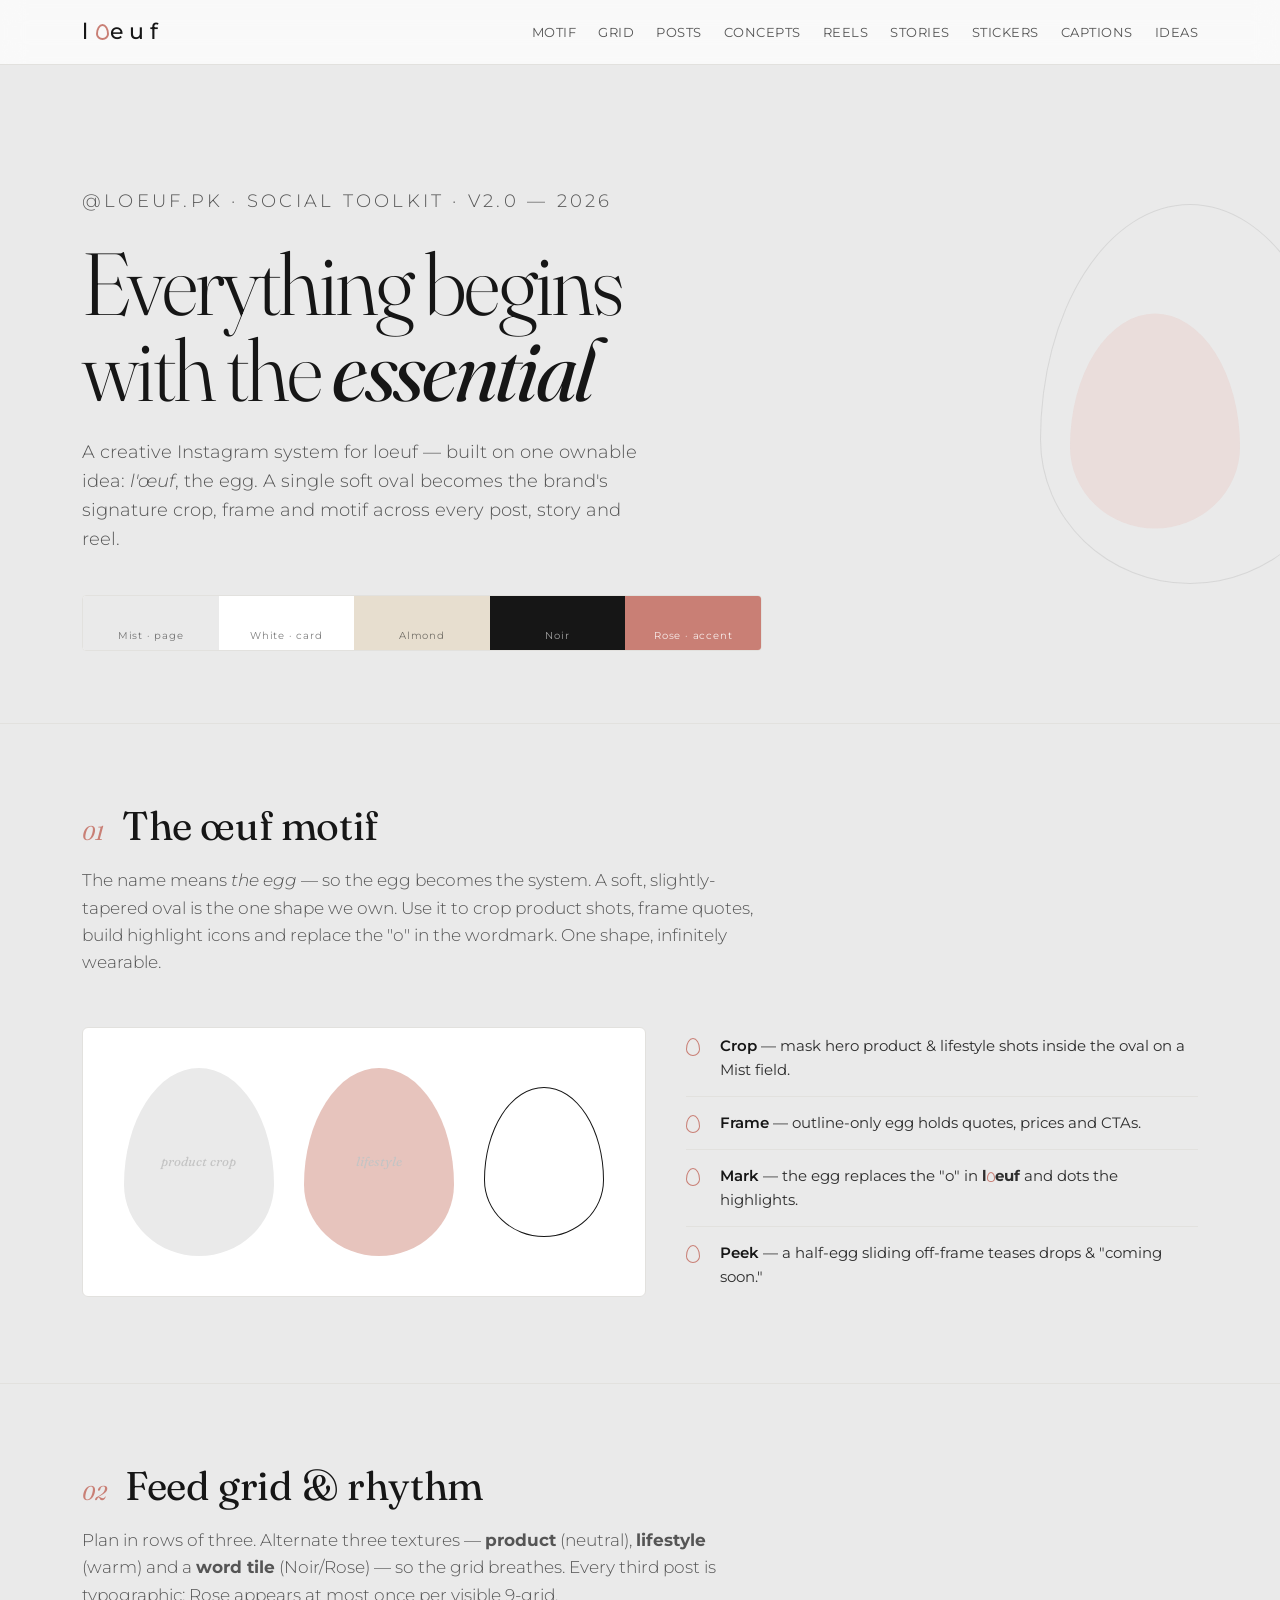
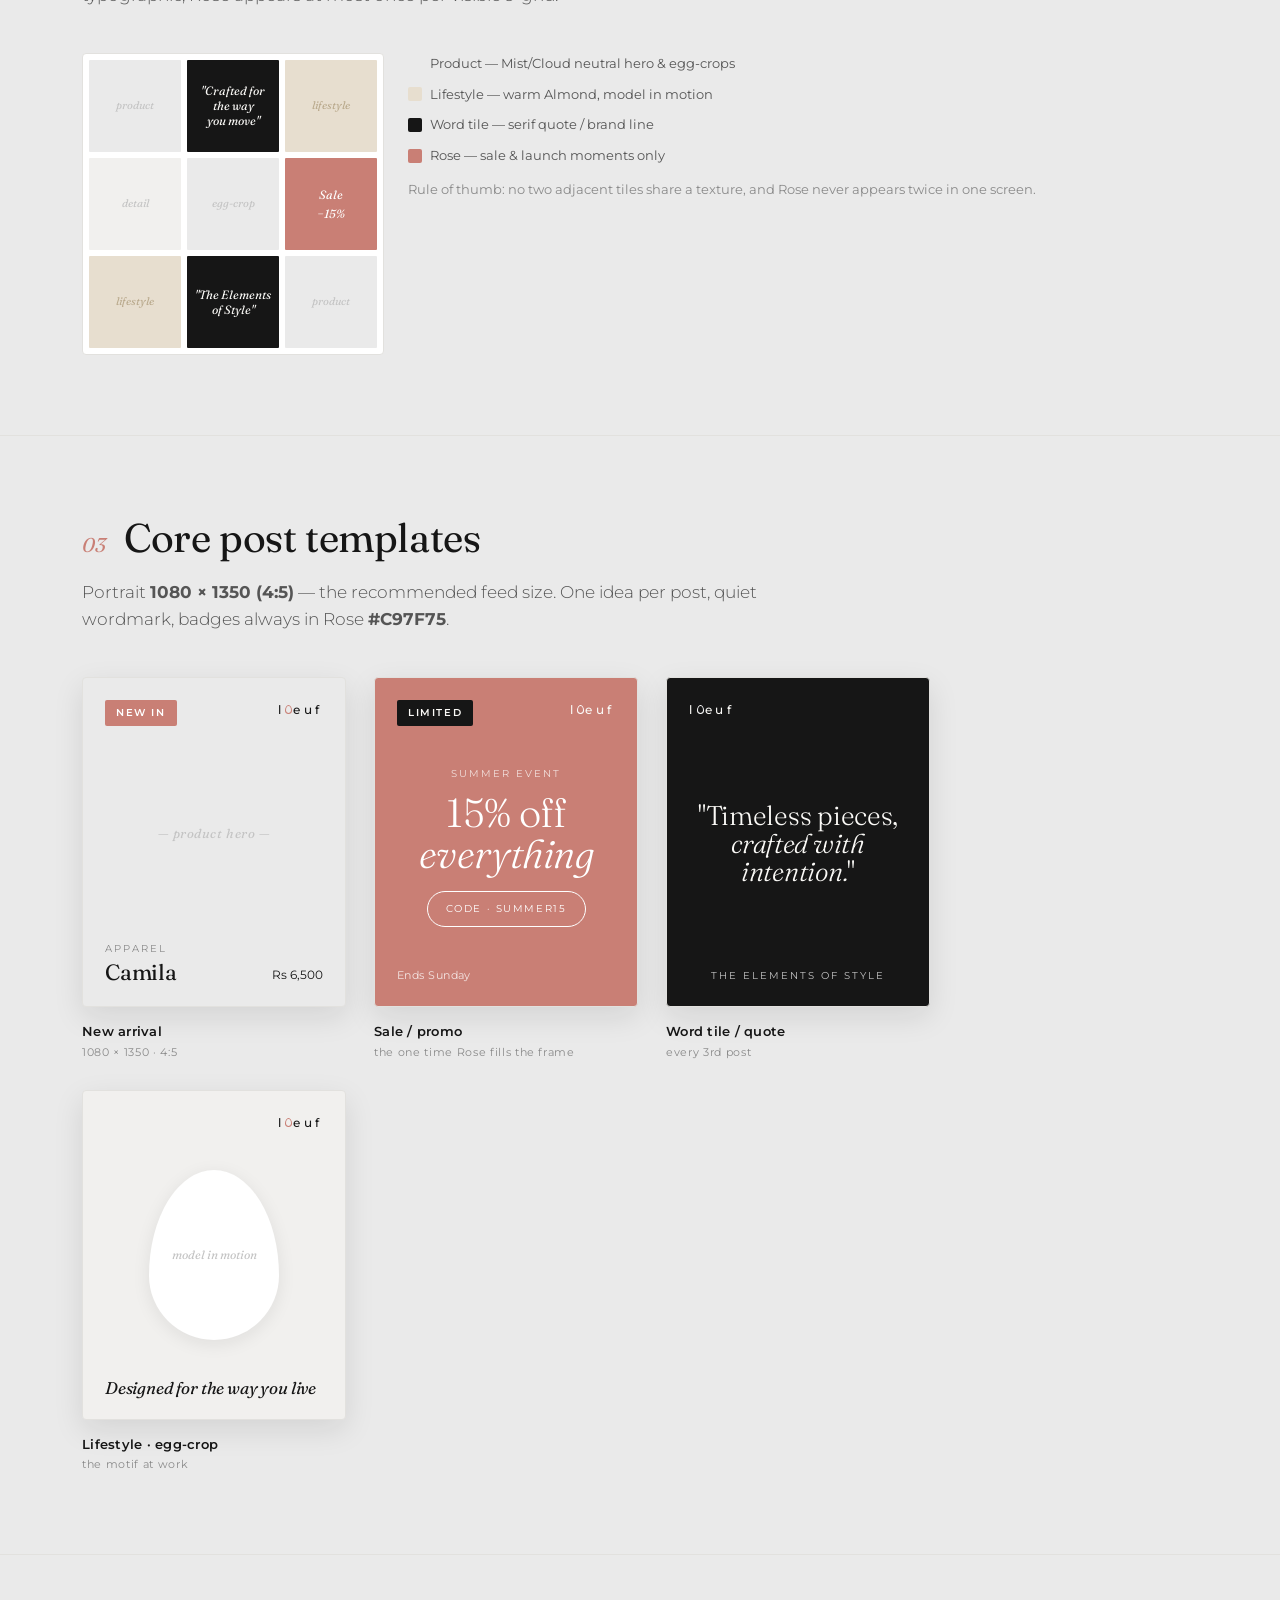
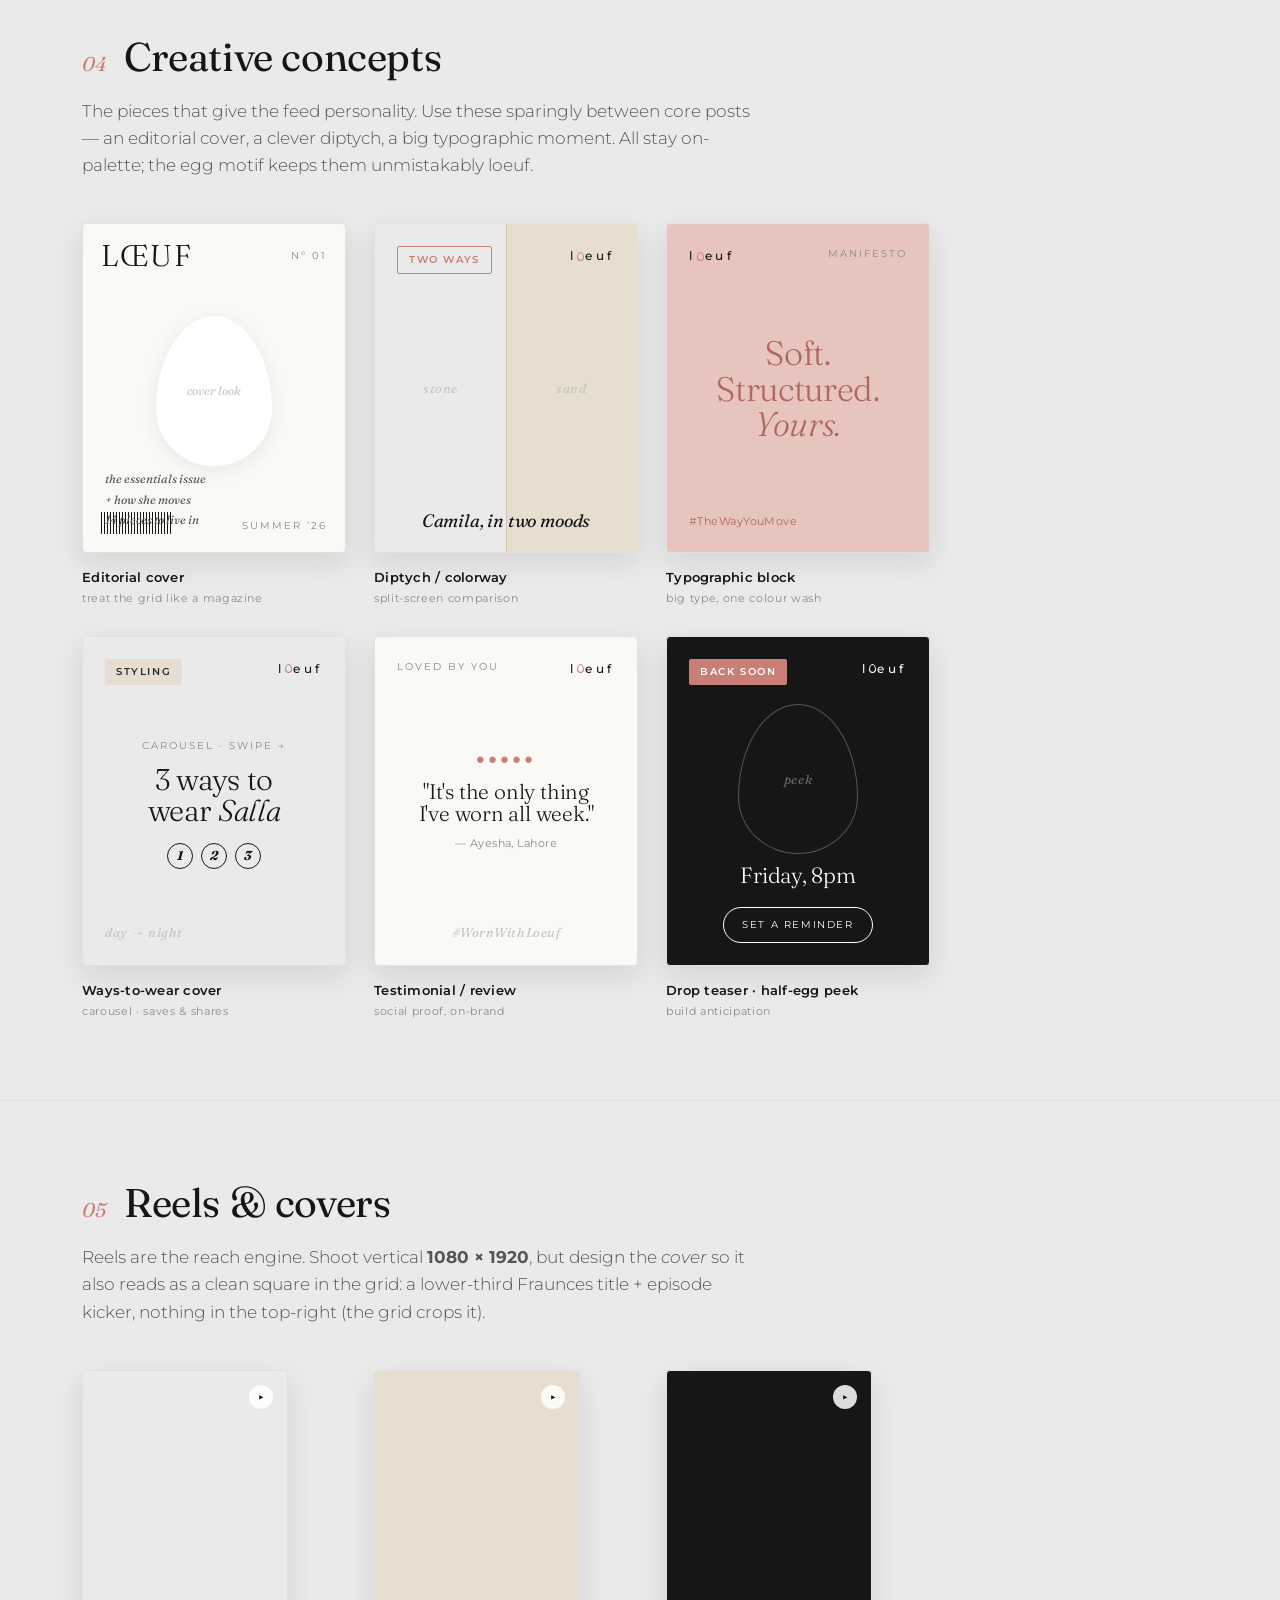
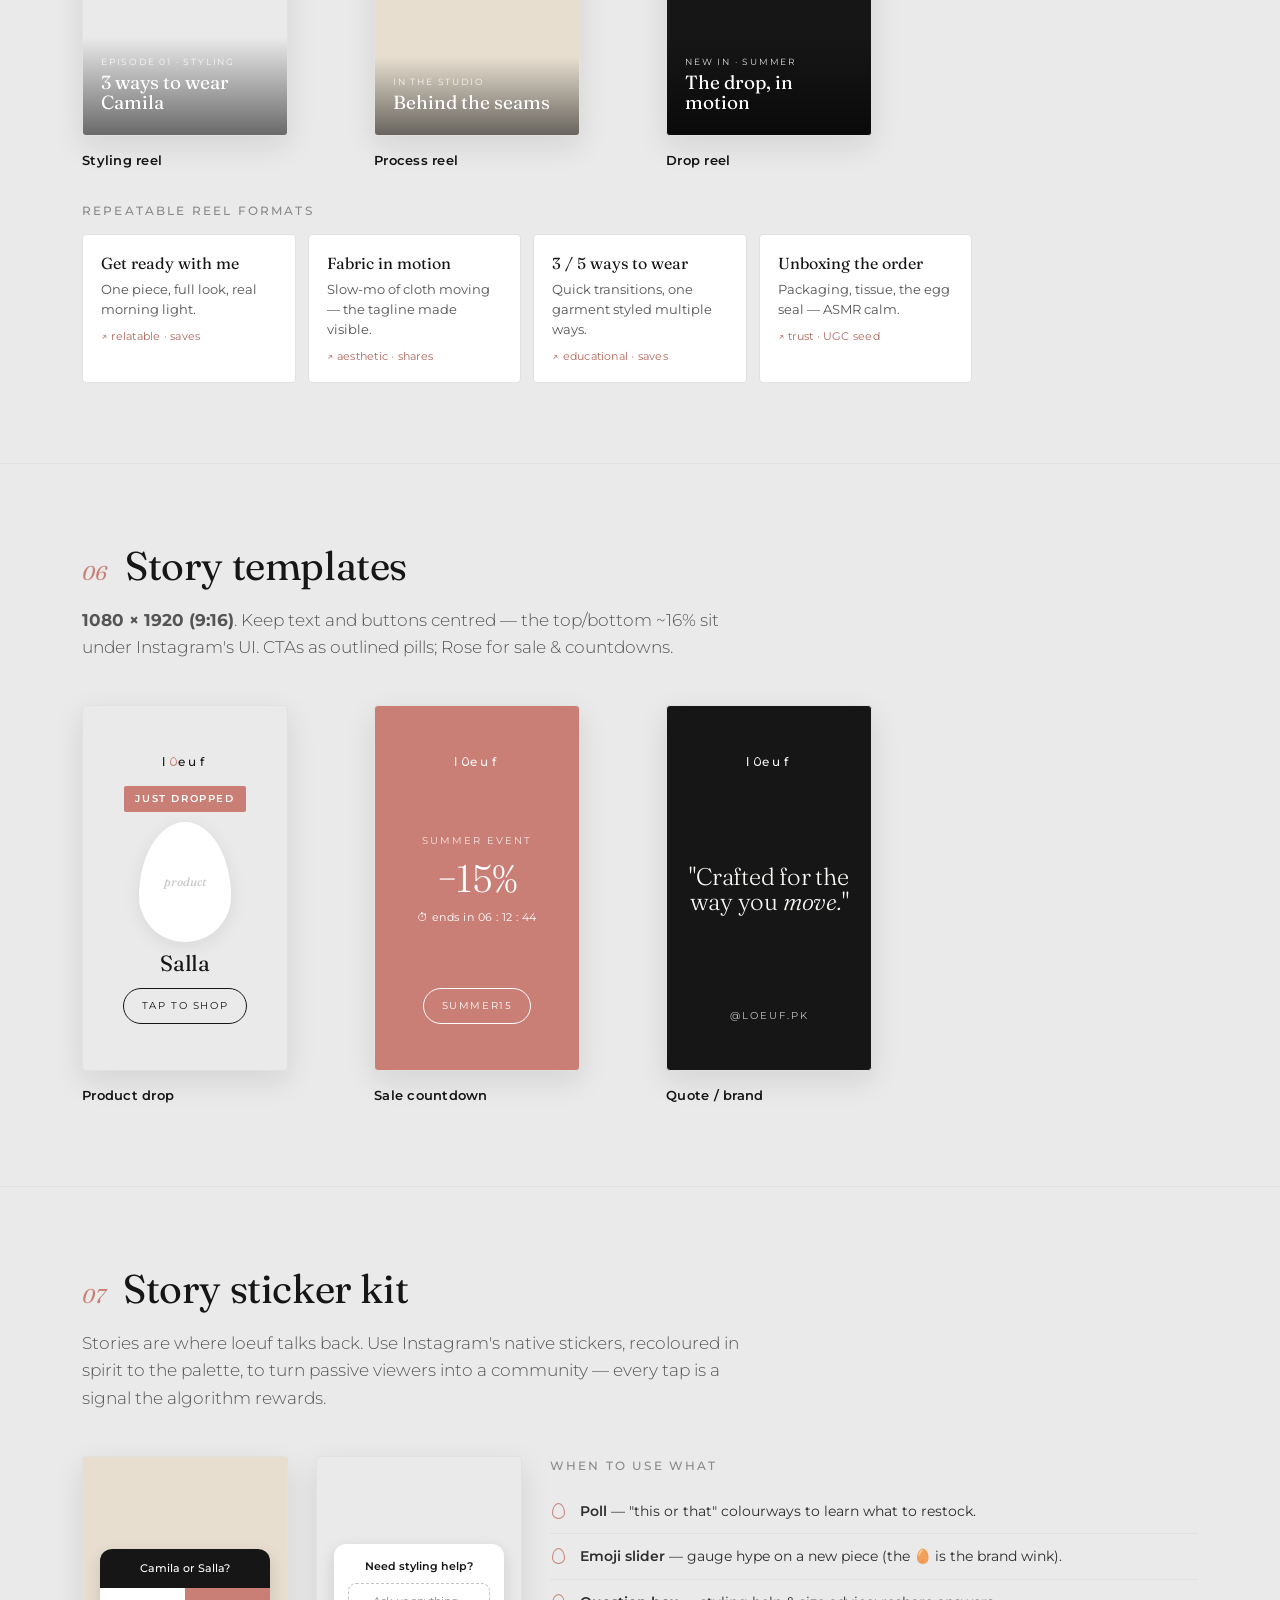
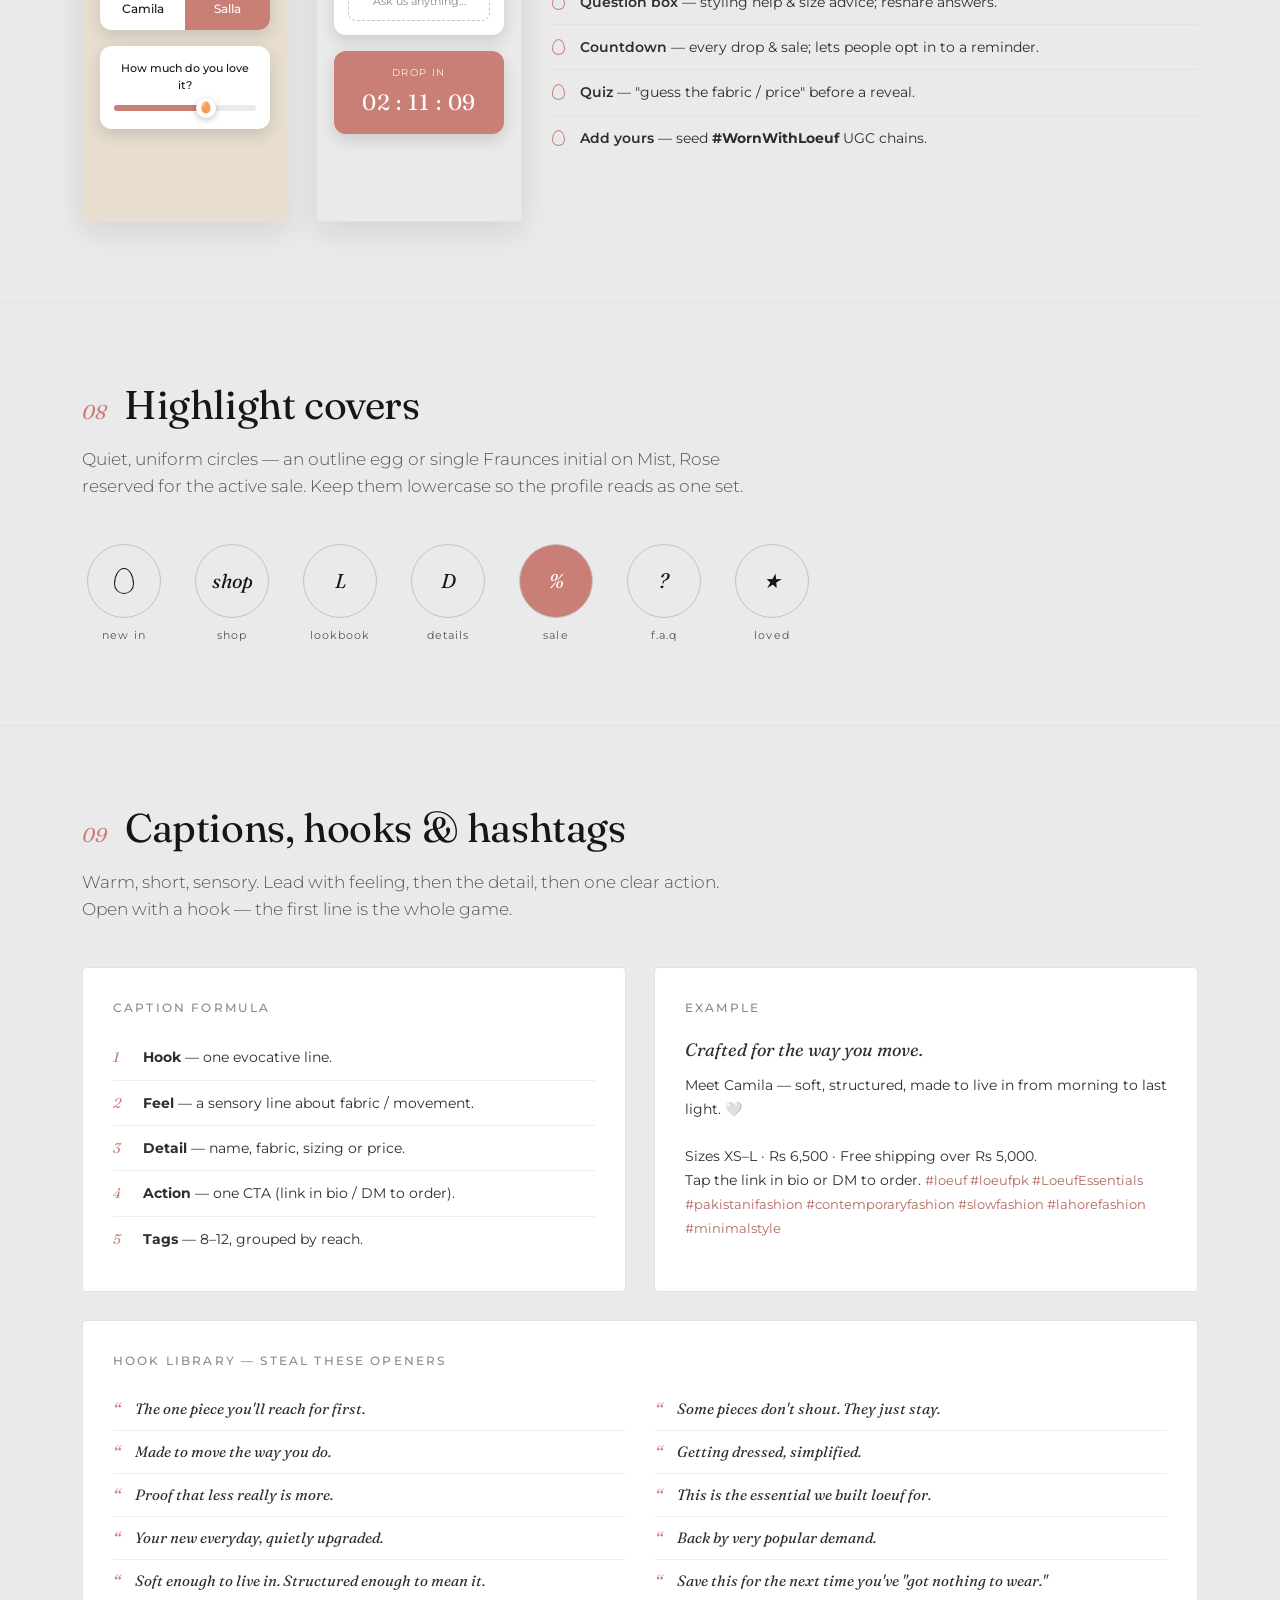
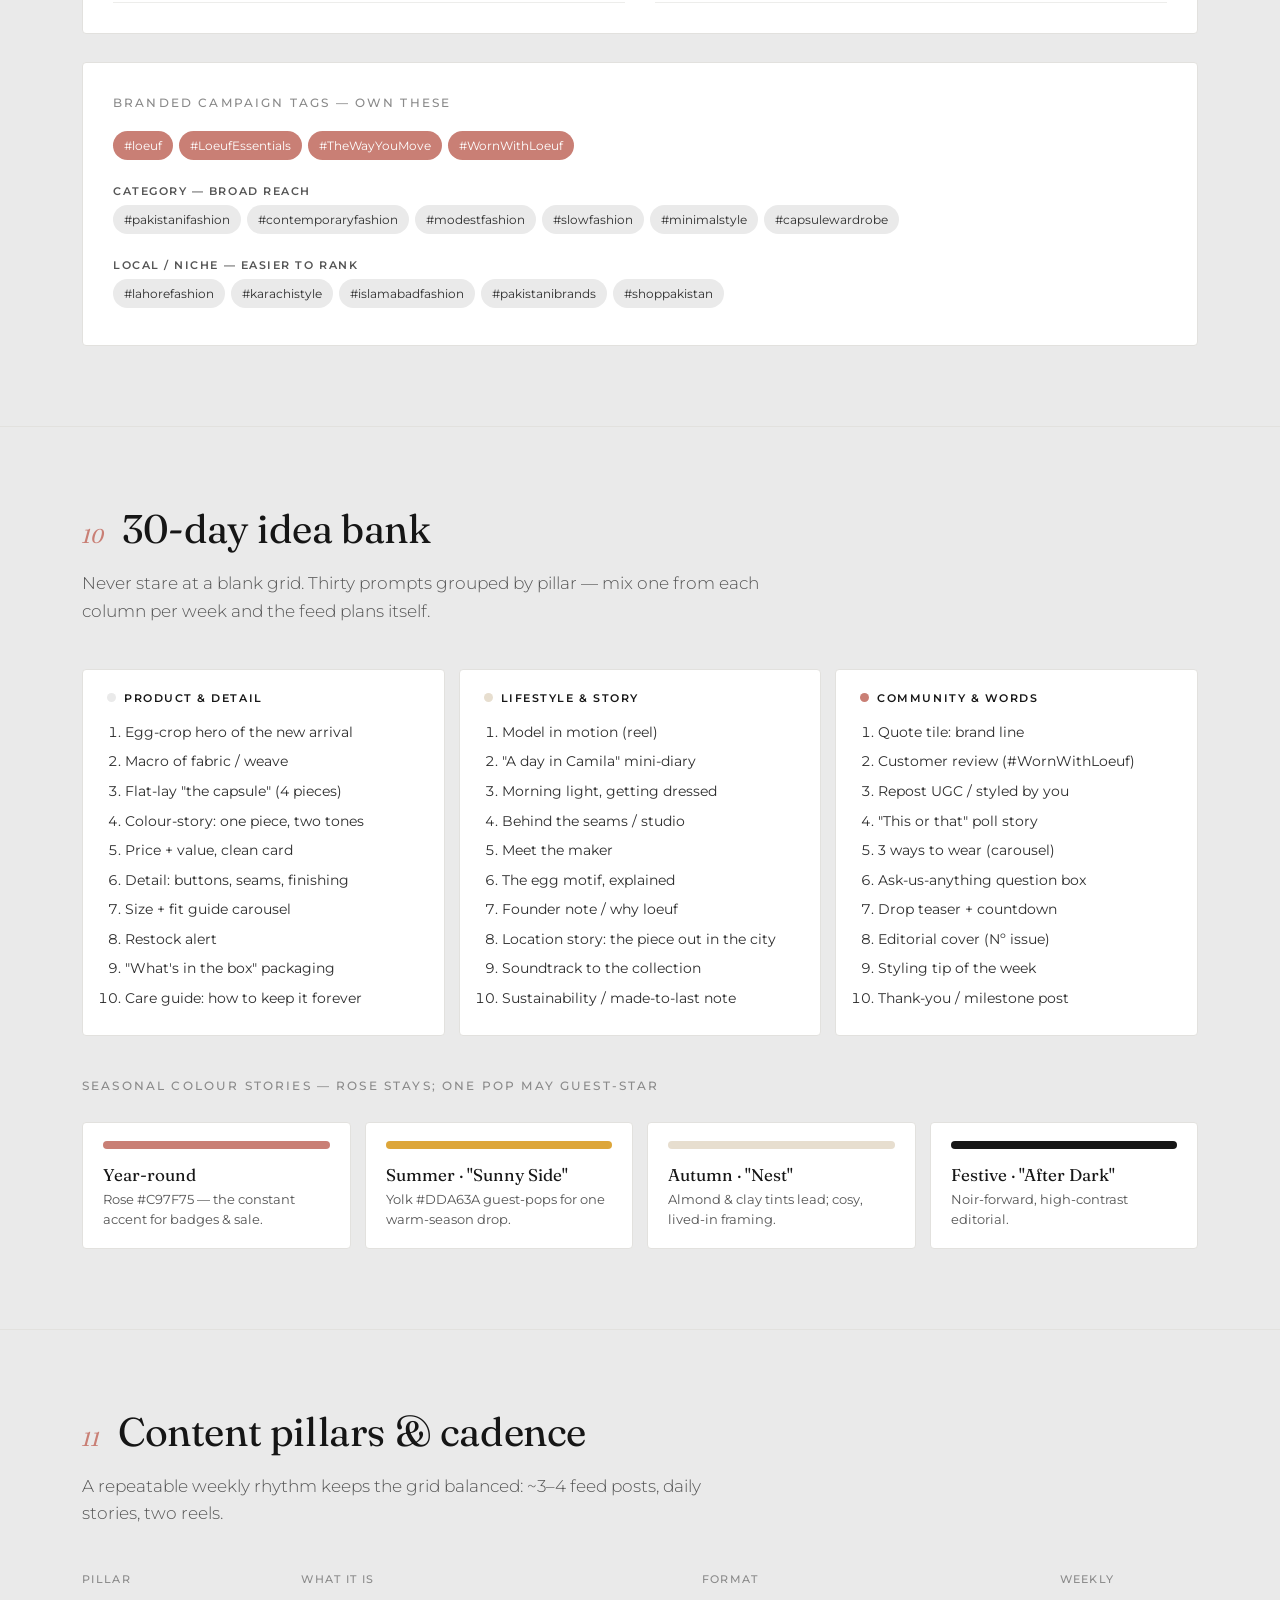
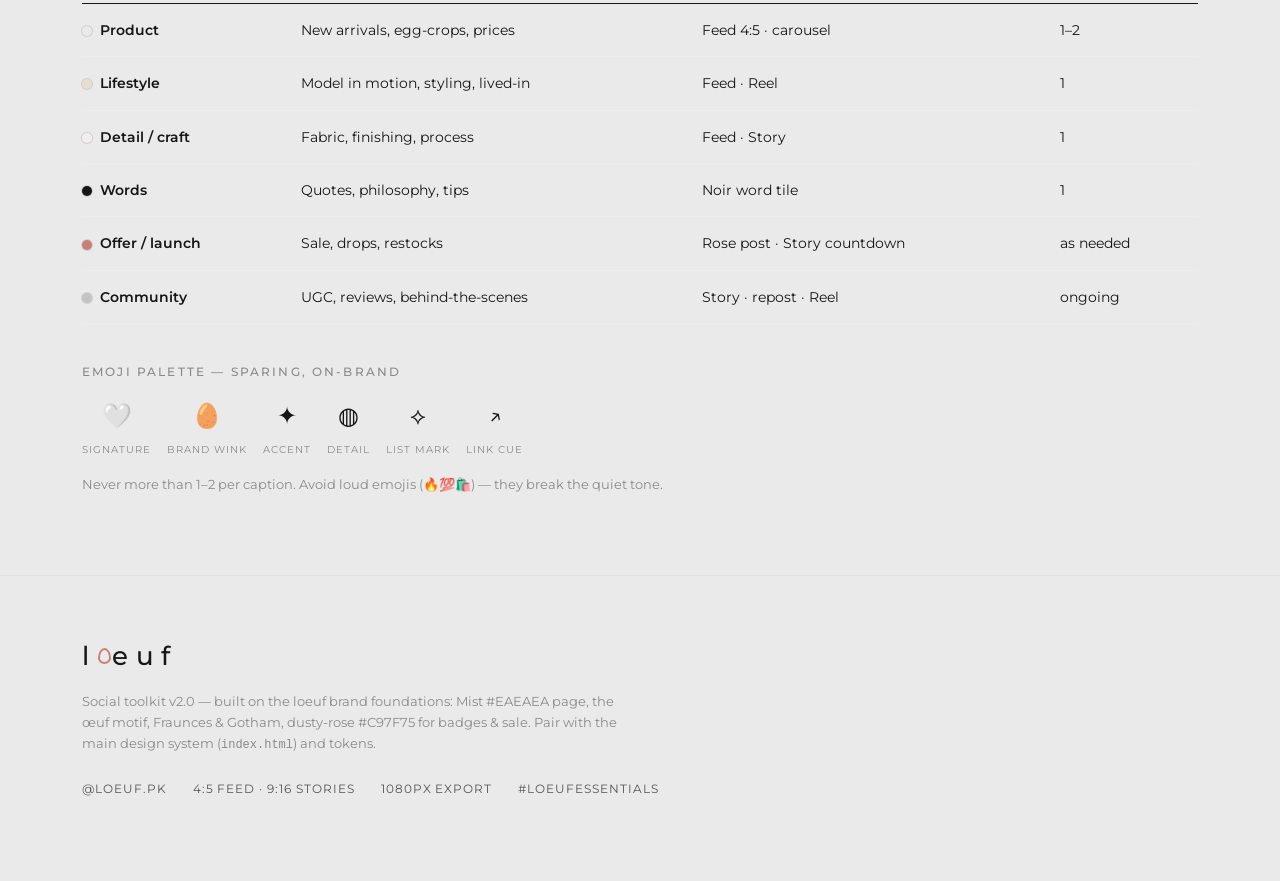
<file: instagram.html>
<!DOCTYPE html>
<html lang="en">
<head>
<meta charset="UTF-8" />
<meta name="viewport" content="width=device-width, initial-scale=1.0" />
<title>loeuf — Social / Instagram Toolkit</title>
<link rel="preconnect" href="https://fonts.googleapis.com" />
<link rel="preconnect" href="https://fonts.gstatic.com" crossorigin />
<link href="https://fonts.googleapis.com/css2?family=Fraunces:ital,opsz,wght@0,9..144,300..600;1,9..144,300..600&family=Montserrat:wght@300;400;500;600&display=swap" rel="stylesheet" />
<style>
:root{
  --noir:#161616; --charcoal:#2E2E2E; --graphite:#555; --stone:#8A8A8A; --silver:#C4C4C4;
  --mist:#EAEAEA; --cloud:#F1F0EE; --blanc:#FAF9F6; --white:#FFF;
  --rose:#C97F75; --rose-deep:#B0685E; --rose-soft:#E7C4BD; --almond:#E7DECF; --yolk:#DDA63A;
  --serif:"Fraunces",Georgia,serif; --sans:"Gotham","Montserrat","Helvetica Neue",Arial,sans-serif;
  --ease:cubic-bezier(.2,.8,.2,1);
  --egg:50% 50% 50% 50% / 62% 62% 38% 38%;
}
*{box-sizing:border-box;margin:0;padding:0}
html{scroll-behavior:smooth}
body{font-family:var(--sans); color:var(--noir); background:var(--mist); line-height:1.6; -webkit-font-smoothing:antialiased}
.wrap{max-width:1180px; margin:0 auto; padding:0 32px}
.eyebrow{font-size:12px; letter-spacing:.18em; text-transform:uppercase; color:var(--stone); font-weight:500}
h1,h2,h3,h4{font-family:var(--serif); font-weight:400; letter-spacing:-.01em; line-height:1.1}

/* nav */
.topbar{position:sticky; top:0; z-index:100; background:rgba(255,255,255,.72); backdrop-filter:blur(12px); border-bottom:1px solid #E2E1DE}
.topbar .wrap{display:flex; align-items:center; justify-content:space-between; height:64px}
.brandmark{font-weight:500; font-size:22px; letter-spacing:.28em; text-transform:lowercase; display:inline-flex; align-items:center; gap:1px}
.brandmark .o{width:13px; height:16px; border:2px solid var(--rose); border-radius:var(--egg); display:inline-block; margin:0 .5px}
.navlinks{display:flex; gap:22px; list-style:none}
.navlinks a{text-decoration:none; color:var(--graphite); font-size:12.5px; letter-spacing:.04em; text-transform:uppercase; transition:color .2s}
.navlinks a:hover{color:var(--noir)}
@media(max-width:1040px){.navlinks{display:none}}

/* hero */
.hero{padding:96px 0 72px; border-bottom:1px solid #E2E1DE; position:relative; overflow:hidden}
.hero .eyebrow{margin-bottom:24px}
.hero h1{font-size:clamp(42px,8vw,88px); line-height:.98; letter-spacing:-.03em; font-weight:300}
.hero h1 em{font-style:italic; font-weight:400}
.hero p{max-width:560px; margin-top:26px; font-size:18px; color:var(--graphite); font-weight:300}
.hero-egg{position:absolute; right:-60px; top:50%; transform:translateY(-50%); width:300px; height:380px; border:1px solid var(--silver); border-radius:var(--egg); opacity:.5}
.hero-egg2{position:absolute; right:40px; top:54%; transform:translateY(-50%); width:170px; height:215px; border-radius:var(--egg); background:var(--rose-soft); opacity:.35}
@media(max-width:780px){.hero-egg,.hero-egg2{display:none}}
.palette-strip{display:flex; gap:0; margin-top:42px; border:1px solid #E2E1DE; border-radius:4px; overflow:hidden; max-width:680px; position:relative; z-index:2; background:#fff}
.palette-strip div{flex:1; height:54px; display:flex; align-items:flex-end; justify-content:center; padding-bottom:6px; font-size:10px; letter-spacing:.08em; color:rgba(0,0,0,.5)}

section.block{padding:80px 0; border-bottom:1px solid #E2E1DE}
.sec-head{display:flex; align-items:baseline; gap:18px; margin-bottom:18px}
.sec-head .num{font-family:var(--serif); font-style:italic; color:var(--rose); font-size:20px}
.sec-head h2{font-size:clamp(28px,4vw,40px)}
.sec-lead{max-width:680px; color:var(--graphite); font-size:17px; font-weight:300; margin-bottom:44px}

/* shared post chrome */
.badge{display:inline-block; font-family:var(--sans); font-size:10px; letter-spacing:.16em; text-transform:uppercase; font-weight:600; padding:5px 11px; border-radius:2px; background:var(--rose); color:var(--white)}
.badge--out{background:transparent; color:var(--rose); border:1px solid var(--rose)}
.badge--soft{background:var(--almond); color:var(--charcoal)}
.badge--noir{background:var(--noir); color:var(--blanc)}
.badge--yolk{background:var(--yolk); color:var(--noir)}
.wm{font-family:var(--sans); font-weight:500; letter-spacing:.3em; text-transform:lowercase; font-size:12px; display:inline-flex; align-items:center; gap:1px}
.wm .o{width:7px; height:9px; border:1.5px solid var(--rose); border-radius:var(--egg); display:inline-block}
.dark .wm .o{border-color:#fff}

/* egg motif section */
.motif{display:grid; grid-template-columns:1.1fr 1fr; gap:40px; align-items:center}
@media(max-width:820px){.motif{grid-template-columns:1fr}}
.motif-stage{background:#fff; border:1px solid #E2E1DE; border-radius:6px; padding:40px; display:flex; gap:30px; align-items:center; justify-content:center; flex-wrap:wrap}
.egg-mask{width:150px; height:188px; border-radius:var(--egg); background:var(--mist); display:flex; align-items:center; justify-content:center; overflow:hidden; position:relative}
.egg-mask span{font-family:var(--serif); font-style:italic; color:var(--silver); font-size:13px}
.egg-mask.rose{background:var(--rose-soft)} .egg-mask.almond{background:var(--almond)}
.egg-line{width:120px; height:150px; border:1.5px solid var(--noir); border-radius:var(--egg)}
.motif-list{list-style:none}
.motif-list li{padding:14px 0 14px 34px; position:relative; border-bottom:1px solid #E2E1DE; font-size:15px; color:var(--charcoal)}
.motif-list li:last-child{border-bottom:0}
.motif-list li b{font-weight:600; color:var(--noir)}
.motif-list li .egg-dot{position:absolute; left:0; top:18px; width:14px; height:18px; border:1.5px solid var(--rose); border-radius:var(--egg)}

/* feed grid rhythm */
.feedgrid{display:grid; grid-template-columns:repeat(3,1fr); gap:6px; max-width:420px; border:1px solid #E2E1DE; padding:6px; border-radius:4px; background:#fff}
.cell{aspect-ratio:1/1; border-radius:1px; overflow:hidden; display:flex; align-items:center; justify-content:center; text-align:center; padding:8px}
.cell.q{background:var(--noir); color:var(--blanc)} .cell.q span{font-family:var(--serif); font-style:italic; font-size:12px; line-height:1.25}
.cell.p{background:var(--mist)} .cell.p span{font-family:var(--serif); font-size:11px; color:var(--silver); font-style:italic}
.cell.l{background:var(--almond)} .cell.l span{font-family:var(--serif); font-size:11px; color:#b9a98c; font-style:italic}
.cell.d{background:var(--cloud)} .cell.d span{font-family:var(--serif); font-size:11px; color:var(--silver); font-style:italic}
.cell.r{background:var(--rose)} .cell.r span{font-family:var(--serif); font-style:italic; font-size:12px; color:#fff}
.rhythm-note{display:flex; gap:24px; align-items:flex-start; flex-wrap:wrap}
.legend{display:flex; gap:8px; align-items:center; font-size:13px; color:var(--graphite)}
.legend i{width:14px; height:14px; border-radius:2px; display:inline-block}

/* template galleries */
.gallery{display:flex; gap:28px; flex-wrap:wrap}
.tpl{width:264px}
.tpl .frame{width:264px; height:330px; border-radius:4px; overflow:hidden; position:relative; box-shadow:0 10px 30px rgba(22,22,22,.10); border:1px solid #E2E1DE}
.tpl.story .frame{width:206px; height:366px}
.tpl .cap{margin-top:14px}
.tpl .cap .role{font-size:13px; font-weight:600; letter-spacing:.02em}
.tpl .cap .dim{font-size:11px; color:var(--stone); margin-top:2px; letter-spacing:.06em}
.tpl .cap .why{font-size:12.5px; color:var(--graphite); margin-top:7px; line-height:1.45}

.post{position:absolute; inset:0; display:flex; flex-direction:column; padding:22px}
.post .top{display:flex; justify-content:space-between; align-items:flex-start}
.post .mid{flex:1; display:flex; flex-direction:column; align-items:center; justify-content:center; text-align:center; gap:10px}
.post .btm{display:flex; justify-content:space-between; align-items:flex-end}
.bg-mist{background:var(--mist)} .bg-almond{background:var(--almond)} .bg-noir{background:var(--noir)}
.bg-blanc{background:var(--blanc)} .bg-cloud{background:var(--cloud)} .bg-rose{background:var(--rose)} .bg-rosesoft{background:var(--rose-soft)}
.figure{font-family:var(--serif); font-style:italic; color:var(--silver); font-size:13px; letter-spacing:.04em}
.headline{font-family:var(--serif); line-height:1.04; letter-spacing:-.01em}
.dark .headline,.dark .wm,.dark .small{color:var(--blanc)} .dark .figure{color:#6a6a6a}
.small{font-size:11px; letter-spacing:.04em}
.kicker{font-size:10px; letter-spacing:.2em; text-transform:uppercase; color:var(--stone)}
.dark .kicker{color:var(--silver)}
.cta-pill{display:inline-block; font-size:10px; letter-spacing:.16em; text-transform:uppercase; padding:9px 18px; border:1px solid var(--noir); border-radius:999px}
.dark .cta-pill{border-color:var(--blanc); color:var(--blanc)}
.priceline{font-family:var(--sans); font-size:12px} .priceline .was{color:var(--stone); text-decoration:line-through; margin-right:6px}

/* creative-concept specifics */
.mast{font-family:var(--serif); font-weight:300; letter-spacing:.04em; line-height:.9}
.coverlines{position:absolute; left:22px; bottom:22px; font-family:var(--serif); font-style:italic; font-size:12px; color:var(--graphite); line-height:1.7}
.coverlines.dark-cl{color:rgba(255,255,255,.85)}
.diptych{position:absolute; inset:0; display:flex}
.diptych > div{flex:1; display:flex; align-items:center; justify-content:center; position:relative}
.diptych .vline{position:absolute; left:50%; top:0; bottom:0; width:1px; background:rgba(22,22,22,.12)}
.eggcrop{width:130px; height:170px; border-radius:var(--egg); background:var(--white); display:flex; align-items:center; justify-content:center; overflow:hidden; box-shadow:0 4px 18px rgba(22,22,22,.08)}
.eggcrop span{font-family:var(--serif); font-style:italic; color:var(--silver); font-size:12px}
.numlist{display:flex; gap:8px; justify-content:center}
.numlist b{width:26px; height:26px; border-radius:50%; border:1px solid currentColor; display:flex; align-items:center; justify-content:center; font-family:var(--serif); font-style:italic; font-size:13px}
.stars{color:var(--rose); letter-spacing:3px; font-size:15px}
.barcode{height:22px; width:70px; background:repeating-linear-gradient(90deg,var(--noir) 0 1px,transparent 1px 3px)}

/* reels */
.reelbar{position:absolute; left:0; right:0; bottom:0; padding:18px 18px 22px; background:linear-gradient(transparent,rgba(0,0,0,.55)); color:#fff}
.reelbar .rk{font-size:9px; letter-spacing:.2em; text-transform:uppercase; opacity:.85}
.reelbar .rt{font-family:var(--serif); font-size:19px; line-height:1.05; margin-top:4px}
.playic{position:absolute; top:14px; right:14px; width:24px; height:24px; border-radius:50%; background:rgba(255,255,255,.85); display:flex; align-items:center; justify-content:center; color:var(--noir); font-size:10px}
.reel-formats{display:grid; grid-template-columns:repeat(auto-fill,minmax(180px,1fr)); gap:12px; margin-top:8px}
.rfmt{border:1px solid #E2E1DE; background:#fff; border-radius:4px; padding:16px 18px}
.rfmt .t{font-family:var(--serif); font-size:16px; margin-bottom:4px}
.rfmt .d{font-size:12.5px; color:var(--graphite)}
.rfmt .h{font-size:11px; color:var(--rose-deep); margin-top:8px; letter-spacing:.02em}

/* highlights */
.highlights{display:flex; gap:24px; flex-wrap:wrap}
.hl{text-align:center; width:84px}
.hl .circle{width:74px; height:74px; border-radius:50%; border:1px solid var(--silver); background:var(--white); display:flex; align-items:center; justify-content:center; margin:0 auto}
.hl .circle.fill{background:var(--mist)} .hl .circle.rose{background:var(--rose)}
.hl .egg-ic{width:20px; height:26px; border:1.5px solid var(--noir); border-radius:var(--egg)}
.hl .circle.rose .egg-ic{border-color:#fff}
.hl .ic{font-family:var(--serif); font-style:italic; font-size:20px; color:var(--noir)}
.hl .circle.rose .ic{color:#fff}
.hl .lbl{font-size:11px; letter-spacing:.1em; text-transform:lowercase; color:var(--graphite); margin-top:9px}

/* story sticker kit */
.sticker-stage{display:flex; gap:28px; flex-wrap:wrap; align-items:flex-start}
.sticker-frame{width:206px; height:366px; border-radius:4px; border:1px solid #E2E1DE; box-shadow:0 10px 30px rgba(22,22,22,.10); position:relative; overflow:hidden; display:flex; flex-direction:column; align-items:center; justify-content:center; gap:16px; padding:24px}
.sticker{border-radius:12px; box-shadow:0 6px 16px rgba(22,22,22,.14); font-family:var(--sans); text-align:center; overflow:hidden; width:170px}
.sticker .sq{font-size:11px; padding:11px 12px; font-weight:500; color:#fff; background:var(--noir)}
.sticker .opts{display:flex}
.sticker .opts div{flex:1; padding:11px; font-size:12px; font-weight:500}
.poll .a{background:var(--white); color:var(--noir)} .poll .b{background:var(--rose); color:#fff}
.slider{background:#fff; padding:14px 14px 18px}
.slider .lab{font-size:11px; color:var(--noir); margin-bottom:10px; font-weight:500}
.slider .track{height:6px; border-radius:6px; background:var(--mist); position:relative}
.slider .track::before{content:""; position:absolute; left:0; top:0; bottom:0; width:62%; background:var(--rose); border-radius:6px}
.slider .knob{position:absolute; left:58%; top:-7px; width:20px; height:20px; border-radius:50%; background:#fff; box-shadow:0 2px 6px rgba(0,0,0,.25); display:flex; align-items:center; justify-content:center; font-size:11px}
.qbox{background:#fff; padding:14px}
.qbox .q{font-size:11px; font-weight:600; color:var(--noir); margin-bottom:8px}
.qbox .field2{border:1px dashed var(--silver); border-radius:8px; padding:9px; font-size:11px; color:var(--stone)}
.cd{background:var(--rose); color:#fff; padding:14px; text-align:center}
.cd .t{font-size:10px; letter-spacing:.14em; text-transform:uppercase; opacity:.85}
.cd .n{font-family:var(--serif); font-size:22px; margin-top:4px; letter-spacing:.04em}
.sticker-note{flex:1; min-width:240px}
.sticker-note ul{list-style:none}
.sticker-note li{padding:11px 0 11px 30px; position:relative; border-bottom:1px solid #E2E1DE; font-size:14px; color:var(--charcoal)}
.sticker-note li:last-child{border-bottom:0}
.sticker-note li b{font-weight:600}
.sticker-note li::before{content:""; position:absolute; left:2px; top:14px; width:11px; height:14px; border:1.5px solid var(--rose); border-radius:var(--egg)}

/* captions */
.cap-panel{display:grid; grid-template-columns:1fr 1fr; gap:28px}
@media(max-width:820px){.cap-panel{grid-template-columns:1fr}}
.panel{border:1px solid #E2E1DE; border-radius:4px; background:#fff; padding:30px}
.panel .eyebrow{display:block; margin-bottom:18px}
.formula{list-style:none}
.formula li{padding:11px 0 11px 30px; position:relative; font-size:14px; border-bottom:1px solid #ededeb; color:var(--charcoal)}
.formula li:last-child{border-bottom:0}
.formula li .n{position:absolute; left:0; top:11px; font-family:var(--serif); font-style:italic; color:var(--rose); font-size:14px}
.example{font-size:14px; color:var(--charcoal); line-height:1.7}
.example .h{font-family:var(--serif); font-style:italic; font-size:18px; display:block; margin-bottom:8px}
.example .tags{color:var(--rose-deep); font-size:12.5px; margin-top:12px; line-height:1.7}
.hooks{columns:2; column-gap:30px}
@media(max-width:680px){.hooks{columns:1}}
.hooks li{break-inside:avoid; list-style:none; font-family:var(--serif); font-style:italic; font-size:15px; color:var(--charcoal); padding:9px 0 9px 22px; position:relative; border-bottom:1px solid #ededeb}
.hooks li::before{content:"“"; position:absolute; left:0; top:8px; color:var(--rose); font-size:18px}
.tagset h4{font-family:var(--sans); font-size:11px; letter-spacing:.14em; text-transform:uppercase; color:var(--graphite); margin:18px 0 8px; font-weight:600}
.chip{display:inline-block; font-size:12px; background:var(--mist); color:var(--charcoal); padding:5px 11px; border-radius:999px; margin:0 6px 7px 0}
.chip.brand{background:var(--rose); color:#fff}

/* idea bank */
.ideabank{display:grid; grid-template-columns:repeat(3,1fr); gap:14px}
@media(max-width:880px){.ideabank{grid-template-columns:1fr}}
.ideacol{background:#fff; border:1px solid #E2E1DE; border-radius:4px; padding:22px 24px}
.ideacol h4{font-family:var(--sans); font-size:11px; letter-spacing:.14em; text-transform:uppercase; font-weight:600; margin-bottom:14px; display:flex; align-items:center; gap:8px}
.ideacol h4 i{width:9px; height:9px; border-radius:50%}
.ideacol ol{margin:0; padding-left:18px}
.ideacol li{font-size:13.5px; color:var(--charcoal); padding:5px 0; line-height:1.45}

/* pillars table */
.ptable{width:100%; border-collapse:collapse; font-size:14px}
.ptable th{text-align:left; font-weight:500; font-size:11px; letter-spacing:.12em; text-transform:uppercase; color:var(--stone); padding:0 14px 14px 0; border-bottom:1px solid var(--noir)}
.ptable td{padding:15px 14px 15px 0; border-bottom:1px solid #ededeb; vertical-align:top}
.ptable td:first-child{font-weight:600}
.ptable .dotc{display:inline-block; width:10px; height:10px; border-radius:50%; margin-right:8px; vertical-align:middle; box-shadow:0 0 0 1px rgba(22,22,22,.12)}

.season{display:flex; gap:14px; flex-wrap:wrap; margin-top:26px}
.season .pin{flex:1; min-width:180px; background:#fff; border:1px solid #E2E1DE; border-radius:4px; padding:18px 20px}
.season .pin .sw{height:8px; border-radius:4px; margin-bottom:12px}
.season .pin .t{font-family:var(--serif); font-size:17px; margin-bottom:2px}
.season .pin .d{font-size:12.5px; color:var(--graphite)}

.emoji-row{display:flex; gap:16px; flex-wrap:wrap; align-items:center; font-size:24px}
.emoji-row span{display:inline-flex; flex-direction:column; align-items:center; gap:6px}
.emoji-row small{font-size:10px; letter-spacing:.1em; text-transform:uppercase; color:var(--stone); font-family:var(--sans)}

footer{padding:60px 0 84px}
footer .brandmark{font-size:26px; display:inline-flex; margin-bottom:14px}
footer p{color:var(--stone); font-size:13px; max-width:560px}
footer .meta{display:flex; gap:26px; margin-top:24px; flex-wrap:wrap; font-size:12px; letter-spacing:.08em; text-transform:uppercase; color:var(--graphite)}
</style>
</head>
<body>

<div class="topbar">
  <div class="wrap">
    <span class="brandmark">l<span class="o"></span>euf</span>
    <ul class="navlinks">
      <li><a href="#motif">Motif</a></li>
      <li><a href="#grid">Grid</a></li>
      <li><a href="#posts">Posts</a></li>
      <li><a href="#concepts">Concepts</a></li>
      <li><a href="#reels">Reels</a></li>
      <li><a href="#stories">Stories</a></li>
      <li><a href="#stickers">Stickers</a></li>
      <li><a href="#captions">Captions</a></li>
      <li><a href="#ideas">Ideas</a></li>
    </ul>
  </div>
</div>

<header class="hero">
  <div class="hero-egg"></div><div class="hero-egg2"></div>
  <div class="wrap">
    <p class="eyebrow">@loeuf.pk · Social Toolkit · v2.0 — 2026</p>
    <h1>Everything begins<br>with the <em>essential</em></h1>
    <p>A creative Instagram system for loeuf — built on one ownable idea: <em>l'œuf</em>, the egg. A single soft oval becomes the brand's signature crop, frame and motif across every post, story and reel.</p>
    <div class="palette-strip">
      <div style="background:#EAEAEA">Mist · page</div>
      <div style="background:#FFFFFF">White · card</div>
      <div style="background:#E7DECF">Almond</div>
      <div style="background:#161616; color:rgba(255,255,255,.6)">Noir</div>
      <div style="background:#C97F75; color:rgba(255,255,255,.85)">Rose · accent</div>
    </div>
  </div>
</header>

<!-- 01 MOTIF -->
<section class="block" id="motif">
  <div class="wrap">
    <div class="sec-head"><span class="num">01</span><h2>The œuf motif</h2></div>
    <p class="sec-lead">The name means <em>the egg</em> — so the egg becomes the system. A soft, slightly-tapered oval is the one shape we own. Use it to crop product shots, frame quotes, build highlight icons and replace the "o" in the wordmark. One shape, infinitely wearable.</p>
    <div class="motif">
      <div class="motif-stage">
        <div class="egg-mask"><span>product crop</span></div>
        <div class="egg-mask rose"><span>lifestyle</span></div>
        <div class="egg-line"></div>
      </div>
      <ul class="motif-list">
        <li><span class="egg-dot"></span><b>Crop</b> — mask hero product &amp; lifestyle shots inside the oval on a Mist field.</li>
        <li><span class="egg-dot"></span><b>Frame</b> — outline-only egg holds quotes, prices and CTAs.</li>
        <li><span class="egg-dot"></span><b>Mark</b> — the egg replaces the "o" in <strong>l<span style="display:inline-block;width:8px;height:10px;border:1.5px solid var(--rose);border-radius:var(--egg);vertical-align:-1px"></span>euf</strong> and dots the highlights.</li>
        <li><span class="egg-dot"></span><b>Peek</b> — a half-egg sliding off-frame teases drops &amp; "coming soon."</li>
      </ul>
    </div>
  </div>
</section>

<!-- 02 GRID -->
<section class="block" id="grid">
  <div class="wrap">
    <div class="sec-head"><span class="num">02</span><h2>Feed grid &amp; rhythm</h2></div>
    <p class="sec-lead">Plan in rows of three. Alternate three textures — <strong>product</strong> (neutral), <strong>lifestyle</strong> (warm) and a <strong>word tile</strong> (Noir/Rose) — so the grid breathes. Every third post is typographic; Rose appears at most once per visible 9-grid.</p>
    <div class="rhythm-note">
      <div class="feedgrid" aria-label="9-tile feed preview">
        <div class="cell p"><span>product</span></div>
        <div class="cell q"><span>"Crafted for<br>the way<br>you move"</span></div>
        <div class="cell l"><span>lifestyle</span></div>
        <div class="cell d"><span>detail</span></div>
        <div class="cell p"><span>egg-crop</span></div>
        <div class="cell r"><span>Sale<br>−15%</span></div>
        <div class="cell l"><span>lifestyle</span></div>
        <div class="cell q"><span>"The Elements<br>of Style"</span></div>
        <div class="cell p"><span>product</span></div>
      </div>
      <div style="flex:1; min-width:240px">
        <div class="legend" style="margin-bottom:10px"><i style="background:#EAEAEA"></i> Product — Mist/Cloud neutral hero &amp; egg-crops</div>
        <div class="legend" style="margin-bottom:10px"><i style="background:#E7DECF"></i> Lifestyle — warm Almond, model in motion</div>
        <div class="legend" style="margin-bottom:10px"><i style="background:#161616"></i> Word tile — serif quote / brand line</div>
        <div class="legend" style="margin-bottom:10px"><i style="background:#C97F75"></i> Rose — sale &amp; launch moments only</div>
        <p style="font-size:13px; color:var(--stone); margin-top:14px; line-height:1.5">Rule of thumb: no two adjacent tiles share a texture, and Rose never appears twice in one screen.</p>
      </div>
    </div>
  </div>
</section>

<!-- 03 POSTS -->
<section class="block" id="posts">
  <div class="wrap">
    <div class="sec-head"><span class="num">03</span><h2>Core post templates</h2></div>
    <p class="sec-lead">Portrait <strong>1080 × 1350 (4:5)</strong> — the recommended feed size. One idea per post, quiet wordmark, badges always in Rose <strong>#C97F75</strong>.</p>
  </div>
  <div class="wrap gallery">
    <div class="tpl"><div class="frame bg-mist"><div class="post">
      <div class="top"><span class="badge">New in</span><span class="wm">l<span class="o"></span>euf</span></div>
      <div class="mid"><span class="figure">— product hero —</span></div>
      <div class="btm"><div><div class="kicker">Apparel</div><div class="headline" style="font-size:22px; margin-top:4px">Camila</div></div><span class="priceline">Rs 6,500</span></div>
    </div></div><div class="cap"><div class="role">New arrival</div><div class="dim">1080 × 1350 · 4:5</div></div></div>

    <div class="tpl"><div class="frame bg-rose"><div class="post dark">
      <div class="top"><span class="badge badge--noir">Limited</span><span class="wm">l<span class="o"></span>euf</span></div>
      <div class="mid"><div class="kicker" style="color:rgba(255,255,255,.75)">Summer event</div><div class="headline" style="color:#fff; font-size:40px; font-weight:300">15% off<br><em style="font-style:italic">everything</em></div><span class="cta-pill" style="border-color:#fff; color:#fff; margin-top:6px">Code · SUMMER15</span></div>
      <div class="btm"><span class="small" style="color:rgba(255,255,255,.8)">Ends Sunday</span></div>
    </div></div><div class="cap"><div class="role">Sale / promo</div><div class="dim">the one time Rose fills the frame</div></div></div>

    <div class="tpl"><div class="frame bg-noir dark"><div class="post">
      <div class="top"><span class="wm">l<span class="o"></span>euf</span></div>
      <div class="mid"><div class="headline" style="font-size:27px; font-weight:300; color:var(--blanc)">"Timeless pieces, <em style="font-style:italic">crafted with intention.</em>"</div></div>
      <div class="btm" style="justify-content:center"><span class="kicker">The Elements of Style</span></div>
    </div></div><div class="cap"><div class="role">Word tile / quote</div><div class="dim">every 3rd post</div></div></div>

    <div class="tpl"><div class="frame bg-cloud"><div class="post">
      <div class="post" style="padding:0; position:absolute; inset:0; align-items:center; justify-content:center"><div class="eggcrop"><span>model in motion</span></div></div>
      <div class="top" style="position:relative; z-index:2"><span></span><span class="wm">l<span class="o"></span>euf</span></div>
      <div class="mid"></div>
      <div class="btm" style="position:relative; z-index:2"><span class="headline" style="font-size:17px; font-style:italic">Designed for the way you live</span></div>
    </div></div><div class="cap"><div class="role">Lifestyle · egg-crop</div><div class="dim">the motif at work</div></div></div>
  </div>
</section>

<!-- 04 CREATIVE CONCEPTS -->
<section class="block" id="concepts">
  <div class="wrap">
    <div class="sec-head"><span class="num">04</span><h2>Creative concepts</h2></div>
    <p class="sec-lead">The pieces that give the feed personality. Use these sparingly between core posts — an editorial cover, a clever diptych, a big typographic moment. All stay on-palette; the egg motif keeps them unmistakably loeuf.</p>
  </div>
  <div class="wrap gallery">

    <!-- magazine cover -->
    <div class="tpl"><div class="frame bg-blanc"><div class="post" style="padding:18px">
      <div class="top" style="align-items:center"><span class="mast" style="font-size:30px">LŒUF</span><span class="kicker">Nº 01</span></div>
      <div class="mid"><div class="eggcrop" style="height:150px;width:116px"><span>cover look</span></div></div>
      <div class="btm" style="align-items:flex-end"><span class="barcode"></span><span class="kicker">Summer ’26</span></div>
      <div class="coverlines">the essentials issue<br><em>+ how she moves</em><br>14 pieces to live in</div>
    </div></div><div class="cap"><div class="role">Editorial cover</div><div class="dim">treat the grid like a magazine</div></div></div>

    <!-- diptych -->
    <div class="tpl"><div class="frame"><div class="diptych">
      <div class="bg-mist"><span class="figure">stone</span></div>
      <div class="bg-almond"><span class="figure">sand</span></div>
      <div class="vline"></div>
    </div><div class="post" style="background:transparent">
      <div class="top"><span class="badge badge--out">Two ways</span><span class="wm">l<span class="o"></span>euf</span></div>
      <div class="mid"></div>
      <div class="btm" style="justify-content:center"><span class="headline" style="font-size:18px; font-style:italic">Camila, in two moods</span></div>
    </div></div><div class="cap"><div class="role">Diptych / colorway</div><div class="dim">split-screen comparison</div></div></div>

    <!-- typographic colour block -->
    <div class="tpl"><div class="frame bg-rosesoft"><div class="post">
      <div class="top"><span class="wm">l<span class="o"></span>euf</span><span class="kicker">manifesto</span></div>
      <div class="mid"><div class="headline" style="font-size:34px; font-weight:300; color:var(--rose-deep)">Soft.<br>Structured.<br><em style="font-style:italic">Yours.</em></div></div>
      <div class="btm"><span class="small" style="color:var(--rose-deep)">#TheWayYouMove</span></div>
    </div></div><div class="cap"><div class="role">Typographic block</div><div class="dim">big type, one colour wash</div></div></div>

    <!-- ways to wear -->
    <div class="tpl"><div class="frame bg-mist"><div class="post">
      <div class="top"><span class="badge badge--soft">Styling</span><span class="wm">l<span class="o"></span>euf</span></div>
      <div class="mid"><div class="kicker">Carousel · swipe →</div><div class="headline" style="font-size:30px; font-weight:300">3 ways to<br>wear <em style="font-style:italic">Salla</em></div><div class="numlist" style="color:var(--noir); margin-top:6px"><b>1</b><b>2</b><b>3</b></div></div>
      <div class="btm"><span class="figure">day → night</span></div>
    </div></div><div class="cap"><div class="role">Ways-to-wear cover</div><div class="dim">carousel · saves &amp; shares</div></div></div>

    <!-- testimonial -->
    <div class="tpl"><div class="frame bg-blanc"><div class="post">
      <div class="top"><span class="kicker">Loved by you</span><span class="wm">l<span class="o"></span>euf</span></div>
      <div class="mid"><div class="stars">●●●●●</div><div class="headline" style="font-size:21px; font-weight:300">"It's the only thing<br>I've worn all week."</div><span class="small" style="color:var(--stone)">— Ayesha, Lahore</span></div>
      <div class="btm" style="justify-content:center"><span class="figure">#WornWithLoeuf</span></div>
    </div></div><div class="cap"><div class="role">Testimonial / review</div><div class="dim">social proof, on-brand</div></div></div>

    <!-- restock / drop teaser -->
    <div class="tpl"><div class="frame bg-noir dark"><div class="post">
      <div class="top"><span class="badge">Back soon</span><span class="wm">l<span class="o"></span>euf</span></div>
      <div class="mid"><div style="width:120px;height:150px;border:1.5px solid #555;border-radius:var(--egg);display:flex;align-items:center;justify-content:center"><span class="figure" style="color:#666">peek</span></div><div class="headline" style="font-size:22px; color:#fff; font-weight:300">Friday, 8pm</div></div>
      <div class="btm" style="justify-content:center"><span class="cta-pill" style="border-color:#fff;color:#fff">Set a reminder</span></div>
    </div></div><div class="cap"><div class="role">Drop teaser · half-egg peek</div><div class="dim">build anticipation</div></div></div>

  </div>
</section>

<!-- 05 REELS -->
<section class="block" id="reels">
  <div class="wrap">
    <div class="sec-head"><span class="num">05</span><h2>Reels &amp; covers</h2></div>
    <p class="sec-lead">Reels are the reach engine. Shoot vertical <strong>1080 × 1920</strong>, but design the <em>cover</em> so it also reads as a clean square in the grid: a lower-third Fraunces title + episode kicker, nothing in the top-right (the grid crops it).</p>
  </div>
  <div class="wrap" style="display:flex; gap:30px; flex-wrap:wrap; align-items:flex-start">
    <div class="gallery">
      <div class="tpl story"><div class="frame bg-mist">
        <div class="playic">▶</div>
        <div class="reelbar"><div class="rk">Episode 01 · styling</div><div class="rt">3 ways to wear Camila</div></div>
      </div><div class="cap"><div class="role">Styling reel</div></div></div>
      <div class="tpl story"><div class="frame bg-almond">
        <div class="playic">▶</div>
        <div class="reelbar"><div class="rk">In the studio</div><div class="rt">Behind the seams</div></div>
      </div><div class="cap"><div class="role">Process reel</div></div></div>
      <div class="tpl story"><div class="frame bg-noir">
        <div class="playic">▶</div>
        <div class="reelbar"><div class="rk">New in · summer</div><div class="rt">The drop, in motion</div></div>
      </div><div class="cap"><div class="role">Drop reel</div></div></div>
    </div>
    <div style="flex:1; min-width:260px">
      <span class="eyebrow" style="display:block; margin-bottom:14px">Repeatable reel formats</span>
      <div class="reel-formats">
        <div class="rfmt"><div class="t">Get ready with me</div><div class="d">One piece, full look, real morning light.</div><div class="h">↗ relatable · saves</div></div>
        <div class="rfmt"><div class="t">Fabric in motion</div><div class="d">Slow-mo of cloth moving — the tagline made visible.</div><div class="h">↗ aesthetic · shares</div></div>
        <div class="rfmt"><div class="t">3 / 5 ways to wear</div><div class="d">Quick transitions, one garment styled multiple ways.</div><div class="h">↗ educational · saves</div></div>
        <div class="rfmt"><div class="t">Unboxing the order</div><div class="d">Packaging, tissue, the egg seal — ASMR calm.</div><div class="h">↗ trust · UGC seed</div></div>
      </div>
    </div>
  </div>
</section>

<!-- 06 STORIES -->
<section class="block" id="stories">
  <div class="wrap">
    <div class="sec-head"><span class="num">06</span><h2>Story templates</h2></div>
    <p class="sec-lead"><strong>1080 × 1920 (9:16)</strong>. Keep text and buttons centred — the top/bottom ~16% sit under Instagram's UI. CTAs as outlined pills; Rose for sale &amp; countdowns.</p>
  </div>
  <div class="wrap gallery">
    <div class="tpl story"><div class="frame bg-mist"><div class="post" style="padding:46px 22px">
      <div class="top" style="justify-content:center"><span class="wm">l<span class="o"></span>euf</span></div>
      <div class="mid"><span class="badge">Just dropped</span><div class="eggcrop" style="height:120px;width:92px"><span>product</span></div><div class="headline" style="font-size:22px">Salla</div></div>
      <div class="btm" style="justify-content:center"><span class="cta-pill">Tap to shop</span></div>
    </div></div><div class="cap"><div class="role">Product drop</div></div></div>

    <div class="tpl story"><div class="frame bg-rose"><div class="post dark" style="padding:46px 22px">
      <div class="top" style="justify-content:center"><span class="wm">l<span class="o"></span>euf</span></div>
      <div class="mid"><div class="kicker" style="color:rgba(255,255,255,.8)">Summer event</div><div class="headline" style="font-size:38px; color:#fff; font-weight:300">−15%</div><span class="small" style="color:#fff">⏱ ends in 06 : 12 : 44</span></div>
      <div class="btm" style="justify-content:center"><span class="cta-pill" style="border-color:#fff; color:#fff">SUMMER15</span></div>
    </div></div><div class="cap"><div class="role">Sale countdown</div></div></div>

    <div class="tpl story"><div class="frame bg-noir dark"><div class="post" style="padding:46px 22px">
      <div class="top" style="justify-content:center"><span class="wm">l<span class="o"></span>euf</span></div>
      <div class="mid"><div class="headline" style="font-size:24px; color:var(--blanc); font-weight:300">"Crafted for the way you <em style="font-style:italic">move.</em>"</div></div>
      <div class="btm" style="justify-content:center"><span class="kicker">@loeuf.pk</span></div>
    </div></div><div class="cap"><div class="role">Quote / brand</div></div></div>
  </div>
</section>

<!-- 07 STICKER KIT -->
<section class="block" id="stickers">
  <div class="wrap">
    <div class="sec-head"><span class="num">07</span><h2>Story sticker kit</h2></div>
    <p class="sec-lead">Stories are where loeuf talks back. Use Instagram's native stickers, recoloured in spirit to the palette, to turn passive viewers into a community — every tap is a signal the algorithm rewards.</p>
  </div>
  <div class="wrap sticker-stage">
    <div class="sticker-frame bg-almond">
      <div class="sticker poll"><div class="sq">Camila or Salla?</div><div class="opts"><div class="a">Camila</div><div class="b">Salla</div></div></div>
      <div class="sticker slider"><div class="lab">How much do you love it?</div><div class="track"><span class="knob">🥚</span></div></div>
    </div>
    <div class="sticker-frame bg-mist">
      <div class="sticker qbox"><div class="q">Need styling help?</div><div class="field2">Ask us anything…</div></div>
      <div class="sticker cd"><div class="t">Drop in</div><div class="n">02 : 11 : 09</div></div>
    </div>
    <div class="sticker-note">
      <span class="eyebrow" style="display:block; margin-bottom:14px">When to use what</span>
      <ul>
        <li><b>Poll</b> — "this or that" colourways to learn what to restock.</li>
        <li><b>Emoji slider</b> — gauge hype on a new piece (the 🥚 is the brand wink).</li>
        <li><b>Question box</b> — styling help &amp; size advice; reshare answers.</li>
        <li><b>Countdown</b> — every drop &amp; sale; lets people opt in to a reminder.</li>
        <li><b>Quiz</b> — "guess the fabric / price" before a reveal.</li>
        <li><b>Add yours</b> — seed <strong>#WornWithLoeuf</strong> UGC chains.</li>
      </ul>
    </div>
  </div>
</section>

<!-- HIGHLIGHTS (within stickers flow) -->
<section class="block">
  <div class="wrap">
    <div class="sec-head"><span class="num">08</span><h2>Highlight covers</h2></div>
    <p class="sec-lead">Quiet, uniform circles — an outline egg or single Fraunces initial on Mist, Rose reserved for the active sale. Keep them lowercase so the profile reads as one set.</p>
  </div>
  <div class="wrap highlights">
    <div class="hl"><div class="circle fill"><span class="egg-ic"></span></div><div class="lbl">new in</div></div>
    <div class="hl"><div class="circle fill"><span class="ic">shop</span></div><div class="lbl">shop</div></div>
    <div class="hl"><div class="circle fill"><span class="ic">L</span></div><div class="lbl">lookbook</div></div>
    <div class="hl"><div class="circle fill"><span class="ic">D</span></div><div class="lbl">details</div></div>
    <div class="hl"><div class="circle rose"><span class="ic">%</span></div><div class="lbl">sale</div></div>
    <div class="hl"><div class="circle fill"><span class="ic">?</span></div><div class="lbl">f.a.q</div></div>
    <div class="hl"><div class="circle fill"><span class="ic">★</span></div><div class="lbl">loved</div></div>
  </div>
</section>

<!-- 09 CAPTIONS -->
<section class="block" id="captions">
  <div class="wrap">
    <div class="sec-head"><span class="num">09</span><h2>Captions, hooks &amp; hashtags</h2></div>
    <p class="sec-lead">Warm, short, sensory. Lead with feeling, then the detail, then one clear action. Open with a hook — the first line is the whole game.</p>
  </div>
  <div class="wrap cap-panel">
    <div class="panel">
      <span class="eyebrow">Caption formula</span>
      <ul class="formula">
        <li><span class="n">1</span><b>Hook</b> — one evocative line.</li>
        <li><span class="n">2</span><b>Feel</b> — a sensory line about fabric / movement.</li>
        <li><span class="n">3</span><b>Detail</b> — name, fabric, sizing or price.</li>
        <li><span class="n">4</span><b>Action</b> — one CTA (link in bio / DM to order).</li>
        <li><span class="n">5</span><b>Tags</b> — 8–12, grouped by reach.</li>
      </ul>
    </div>
    <div class="panel">
      <span class="eyebrow">Example</span>
      <p class="example">
        <span class="h">Crafted for the way you move.</span>
        Meet Camila — soft, structured, made to live in from morning to last light. 🤍<br><br>
        Sizes XS–L · Rs 6,500 · Free shipping over Rs 5,000.<br>Tap the link in bio or DM to order.
        <span class="tags">#loeuf #loeufpk #LoeufEssentials #pakistanifashion #contemporaryfashion #slowfashion #lahorefashion #minimalstyle</span>
      </p>
    </div>
  </div>

  <div class="wrap" style="margin-top:28px">
    <div class="panel">
      <span class="eyebrow">Hook library — steal these openers</span>
      <ul class="hooks">
        <li>The one piece you'll reach for first.</li>
        <li>Made to move the way you do.</li>
        <li>Proof that less really is more.</li>
        <li>Your new everyday, quietly upgraded.</li>
        <li>Soft enough to live in. Structured enough to mean it.</li>
        <li>Some pieces don't shout. They just stay.</li>
        <li>Getting dressed, simplified.</li>
        <li>This is the essential we built loeuf for.</li>
        <li>Back by very popular demand.</li>
        <li>Save this for the next time you've "got nothing to wear."</li>
      </ul>
    </div>
  </div>

  <div class="wrap" style="margin-top:28px">
    <div class="panel">
      <span class="eyebrow">Branded campaign tags — own these</span>
      <div class="tagset">
        <span class="chip brand">#loeuf</span><span class="chip brand">#LoeufEssentials</span><span class="chip brand">#TheWayYouMove</span><span class="chip brand">#WornWithLoeuf</span>
        <h4>Category — broad reach</h4>
        <span class="chip">#pakistanifashion</span><span class="chip">#contemporaryfashion</span><span class="chip">#modestfashion</span><span class="chip">#slowfashion</span><span class="chip">#minimalstyle</span><span class="chip">#capsulewardrobe</span>
        <h4>Local / niche — easier to rank</h4>
        <span class="chip">#lahorefashion</span><span class="chip">#karachistyle</span><span class="chip">#islamabadfashion</span><span class="chip">#pakistanibrands</span><span class="chip">#shoppakistan</span>
      </div>
    </div>
  </div>
</section>

<!-- 10 IDEA BANK -->
<section class="block" id="ideas">
  <div class="wrap">
    <div class="sec-head"><span class="num">10</span><h2>30-day idea bank</h2></div>
    <p class="sec-lead">Never stare at a blank grid. Thirty prompts grouped by pillar — mix one from each column per week and the feed plans itself.</p>
  </div>
  <div class="wrap ideabank">
    <div class="ideacol">
      <h4><i style="background:#EAEAEA"></i>Product &amp; detail</h4>
      <ol>
        <li>Egg-crop hero of the new arrival</li>
        <li>Macro of fabric / weave</li>
        <li>Flat-lay "the capsule" (4 pieces)</li>
        <li>Colour-story: one piece, two tones</li>
        <li>Price + value, clean card</li>
        <li>Detail: buttons, seams, finishing</li>
        <li>Size + fit guide carousel</li>
        <li>Restock alert</li>
        <li>"What's in the box" packaging</li>
        <li>Care guide: how to keep it forever</li>
      </ol>
    </div>
    <div class="ideacol">
      <h4><i style="background:#E7DECF"></i>Lifestyle &amp; story</h4>
      <ol>
        <li>Model in motion (reel)</li>
        <li>"A day in Camila" mini-diary</li>
        <li>Morning light, getting dressed</li>
        <li>Behind the seams / studio</li>
        <li>Meet the maker</li>
        <li>The egg motif, explained</li>
        <li>Founder note / why loeuf</li>
        <li>Location story: the piece out in the city</li>
        <li>Soundtrack to the collection</li>
        <li>Sustainability / made-to-last note</li>
      </ol>
    </div>
    <div class="ideacol">
      <h4><i style="background:#C97F75"></i>Community &amp; words</h4>
      <ol>
        <li>Quote tile: brand line</li>
        <li>Customer review (#WornWithLoeuf)</li>
        <li>Repost UGC / styled by you</li>
        <li>"This or that" poll story</li>
        <li>3 ways to wear (carousel)</li>
        <li>Ask-us-anything question box</li>
        <li>Drop teaser + countdown</li>
        <li>Editorial cover (Nº issue)</li>
        <li>Styling tip of the week</li>
        <li>Thank-you / milestone post</li>
      </ol>
    </div>
  </div>

  <div class="wrap" style="margin-top:40px">
    <span class="eyebrow" style="display:block; margin-bottom:16px">Seasonal colour stories — Rose stays; one pop may guest-star</span>
    <div class="season">
      <div class="pin"><div class="sw" style="background:var(--rose)"></div><div class="t">Year-round</div><div class="d">Rose #C97F75 — the constant accent for badges &amp; sale.</div></div>
      <div class="pin"><div class="sw" style="background:var(--yolk)"></div><div class="t">Summer · "Sunny Side"</div><div class="d">Yolk #DDA63A guest-pops for one warm-season drop.</div></div>
      <div class="pin"><div class="sw" style="background:var(--almond)"></div><div class="t">Autumn · "Nest"</div><div class="d">Almond &amp; clay tints lead; cosy, lived-in framing.</div></div>
      <div class="pin"><div class="sw" style="background:var(--noir)"></div><div class="t">Festive · "After Dark"</div><div class="d">Noir-forward, high-contrast editorial.</div></div>
    </div>
  </div>
</section>

<!-- 11 CADENCE -->
<section class="block">
  <div class="wrap">
    <div class="sec-head"><span class="num">11</span><h2>Content pillars &amp; cadence</h2></div>
    <p class="sec-lead">A repeatable weekly rhythm keeps the grid balanced: ~3–4 feed posts, daily stories, two reels.</p>
  </div>
  <div class="wrap">
    <table class="ptable">
      <thead><tr><th>Pillar</th><th>What it is</th><th>Format</th><th>Weekly</th></tr></thead>
      <tbody>
        <tr><td><span class="dotc" style="background:#EAEAEA"></span>Product</td><td>New arrivals, egg-crops, prices</td><td>Feed 4:5 · carousel</td><td>1–2</td></tr>
        <tr><td><span class="dotc" style="background:#E7DECF"></span>Lifestyle</td><td>Model in motion, styling, lived-in</td><td>Feed · Reel</td><td>1</td></tr>
        <tr><td><span class="dotc" style="background:#F1F0EE"></span>Detail / craft</td><td>Fabric, finishing, process</td><td>Feed · Story</td><td>1</td></tr>
        <tr><td><span class="dotc" style="background:#161616"></span>Words</td><td>Quotes, philosophy, tips</td><td>Noir word tile</td><td>1</td></tr>
        <tr><td><span class="dotc" style="background:#C97F75"></span>Offer / launch</td><td>Sale, drops, restocks</td><td>Rose post · Story countdown</td><td>as needed</td></tr>
        <tr><td><span class="dotc" style="background:#C4C4C4"></span>Community</td><td>UGC, reviews, behind-the-scenes</td><td>Story · repost · Reel</td><td>ongoing</td></tr>
      </tbody>
    </table>

    <div style="margin-top:38px"><span class="eyebrow" style="display:block; margin-bottom:16px">Emoji palette — sparing, on-brand</span>
      <div class="emoji-row">
        <span>🤍<small>signature</small></span><span>🥚<small>brand wink</small></span><span>✦<small>accent</small></span><span>◍<small>detail</small></span><span>⟡<small>list mark</small></span><span>↗<small>link cue</small></span>
      </div>
      <p style="font-size:13px; color:var(--stone); margin-top:16px">Never more than 1–2 per caption. Avoid loud emojis (🔥💯🛍️) — they break the quiet tone.</p>
    </div>
  </div>
</section>

<footer>
  <div class="wrap">
    <span class="brandmark">l<span class="o"></span>euf</span>
    <p>Social toolkit v2.0 — built on the loeuf brand foundations: Mist #EAEAEA page, the œuf motif, Fraunces &amp; Gotham, dusty-rose #C97F75 for badges &amp; sale. Pair with the main design system (<code style="font-family:ui-monospace,monospace;font-size:12px">index.html</code>) and tokens.</p>
    <div class="meta"><span>@loeuf.pk</span><span>4:5 feed · 9:16 stories</span><span>1080px export</span><span>#LoeufEssentials</span></div>
  </div>
</footer>

</body>
</html>
</file>
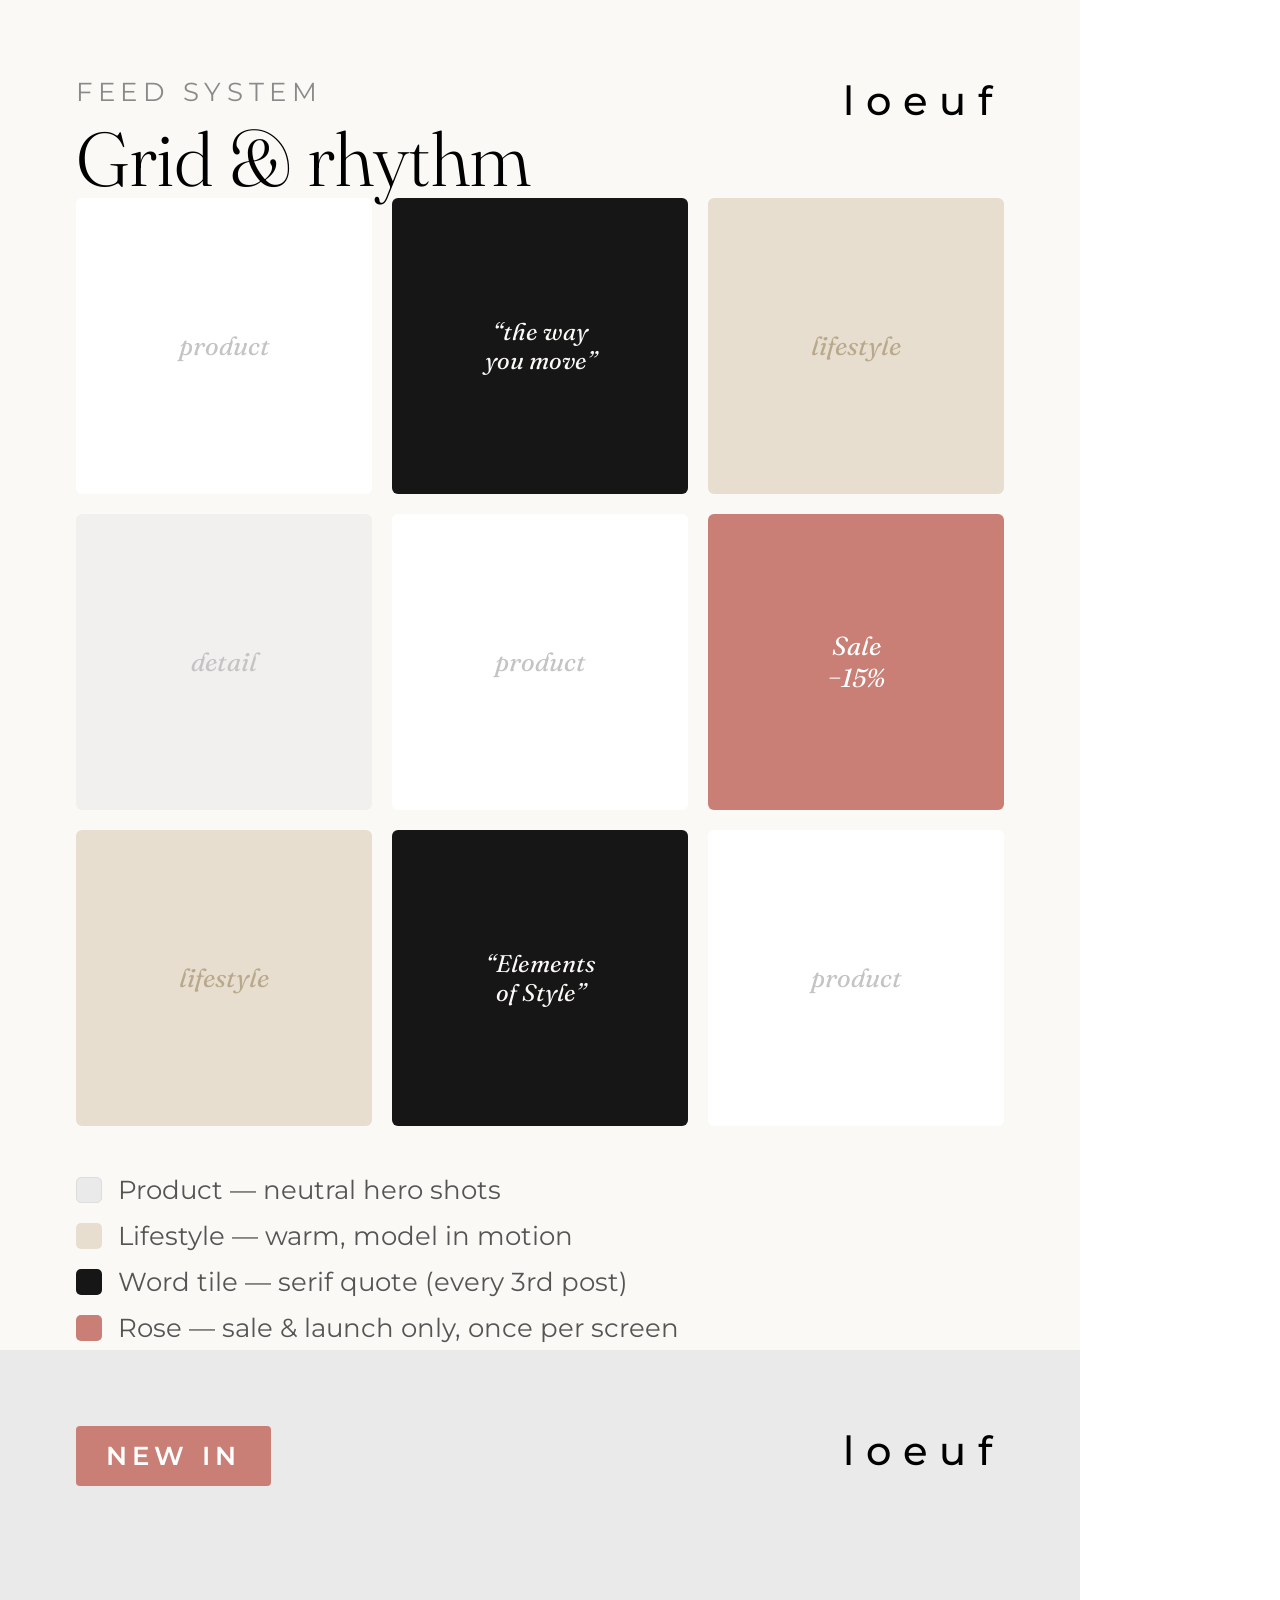
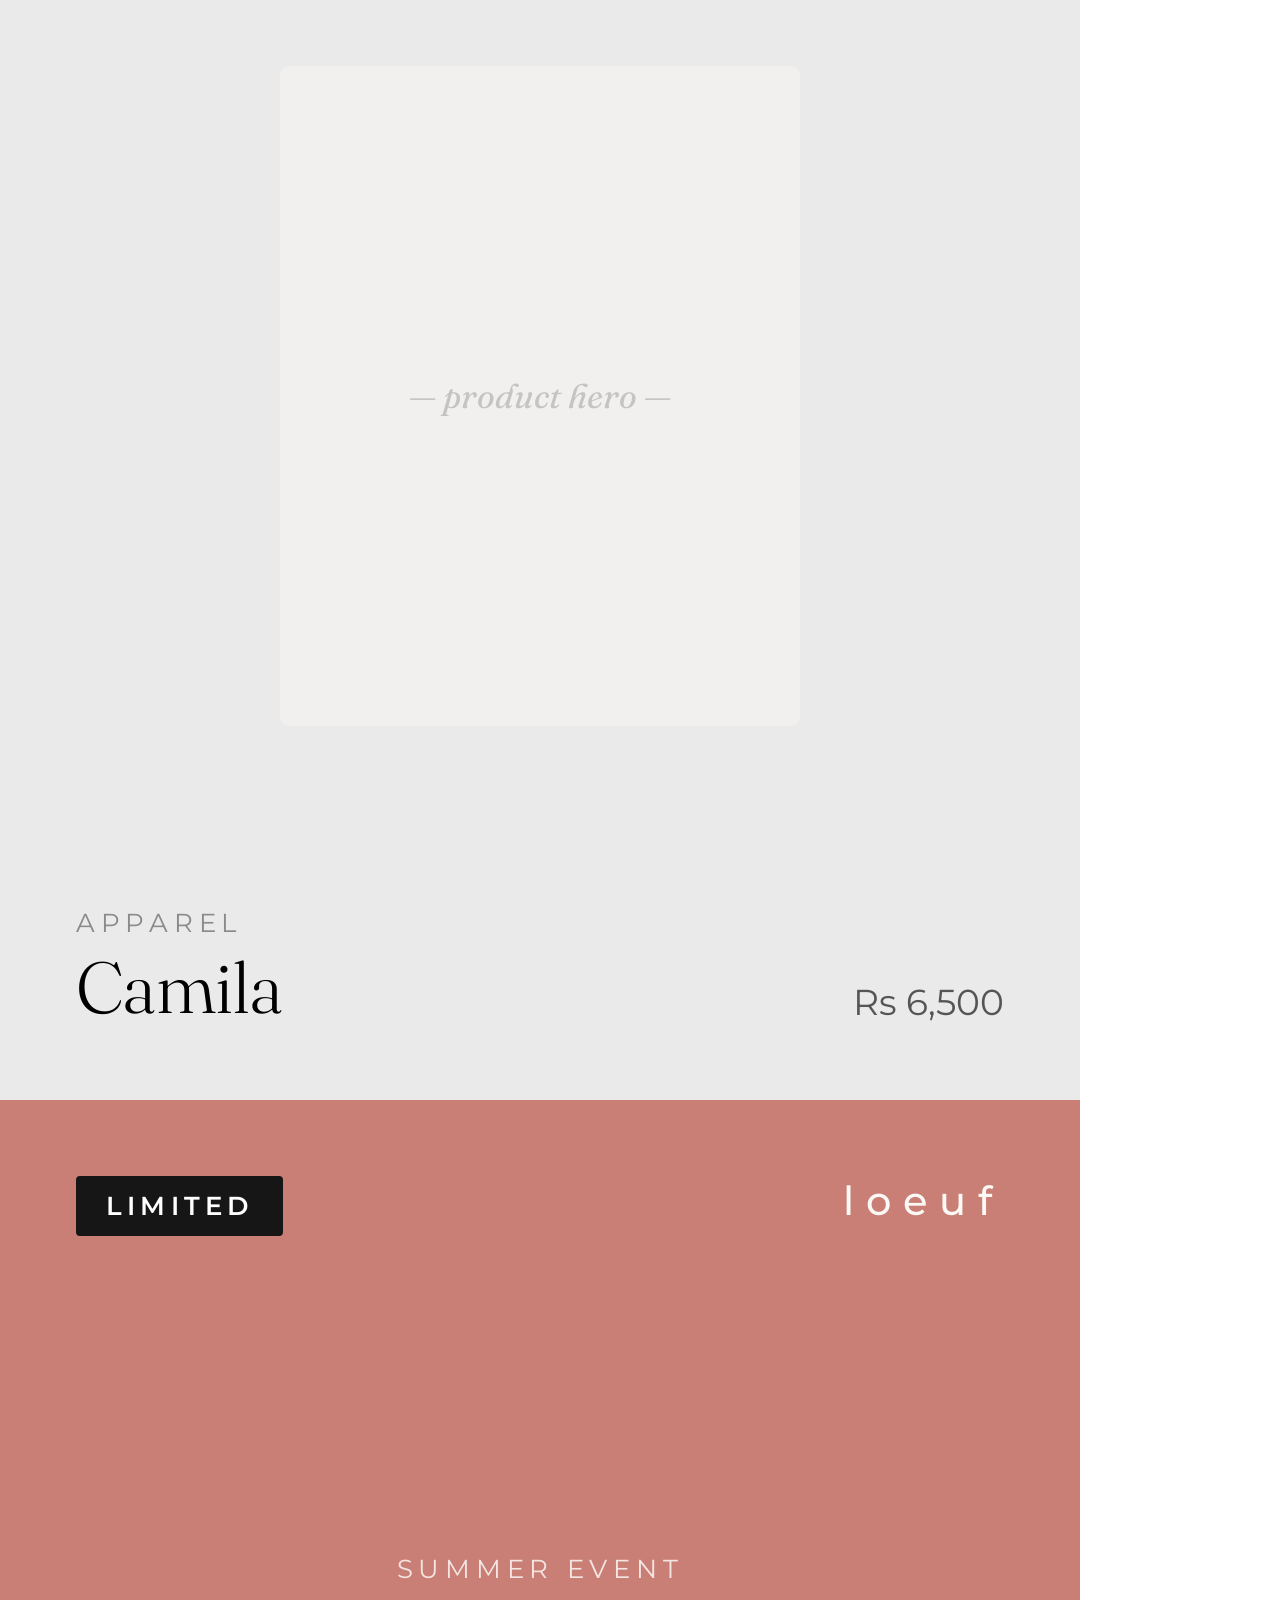
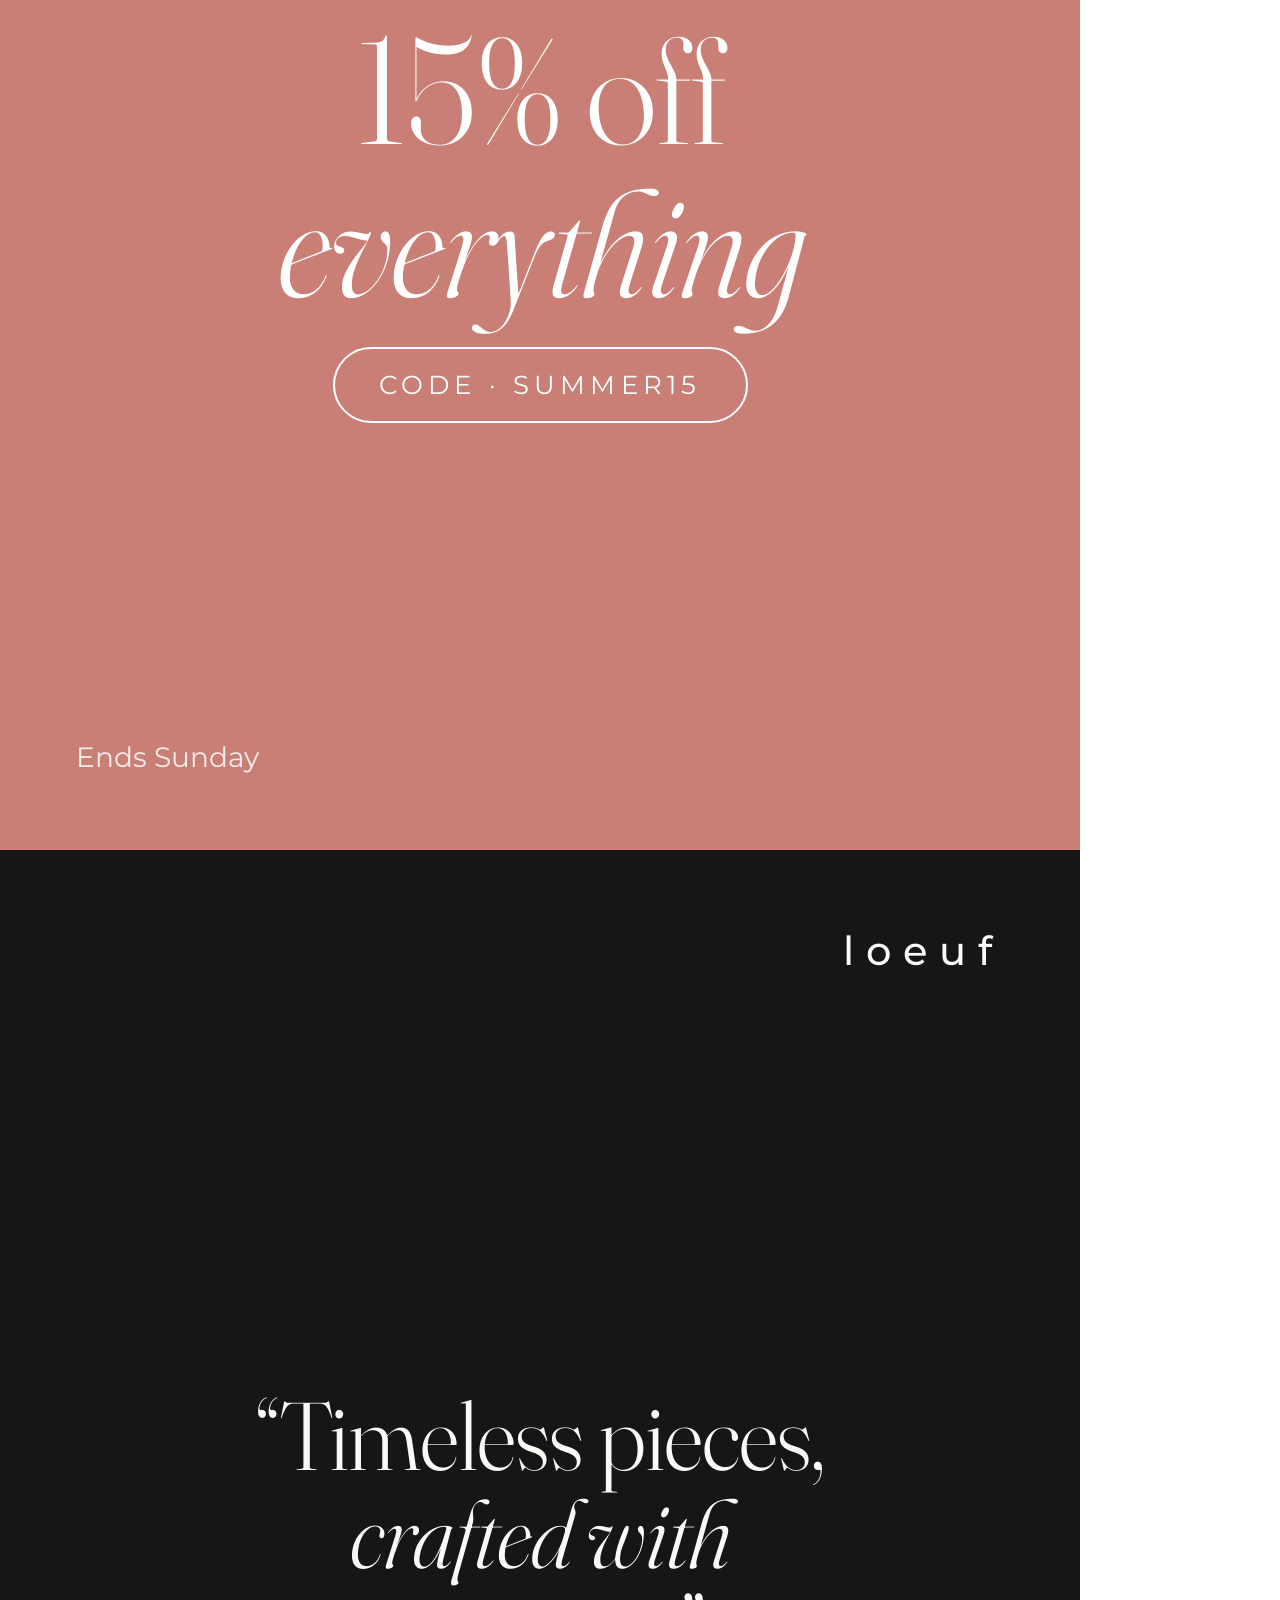
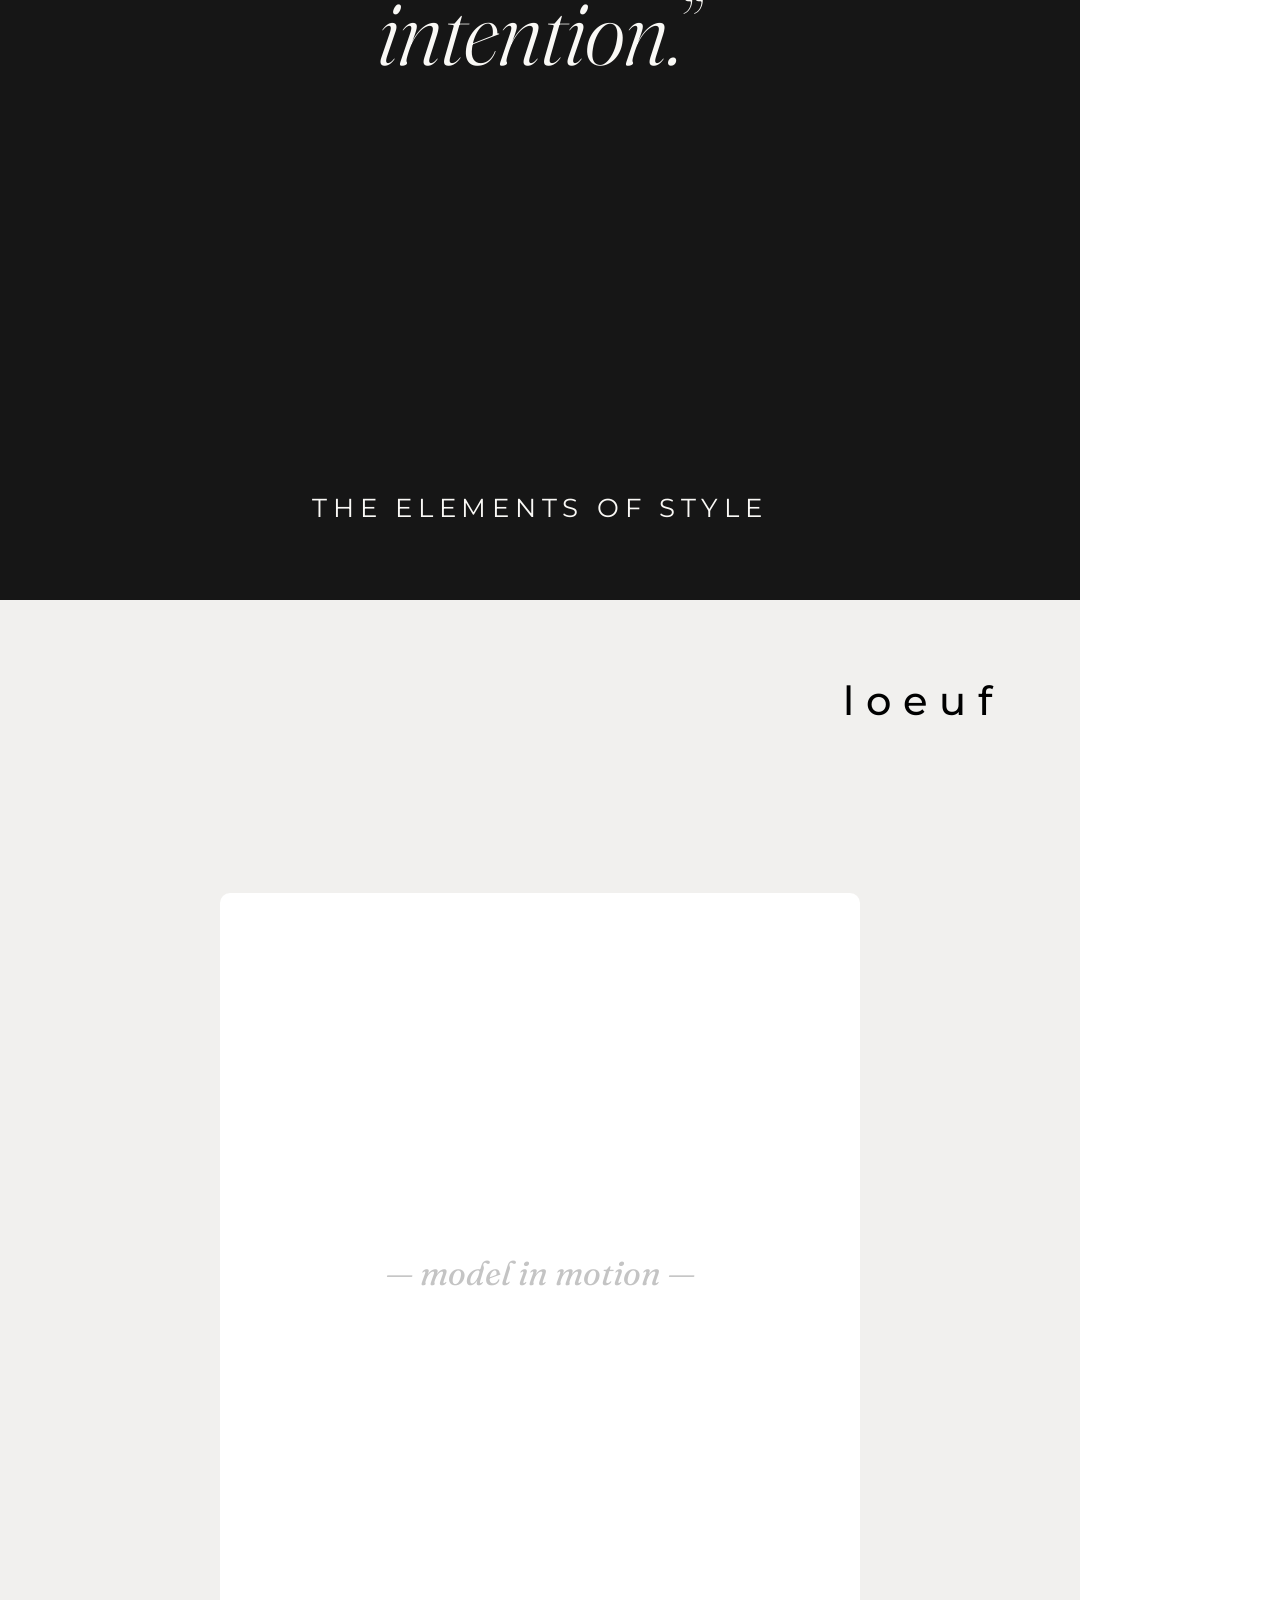
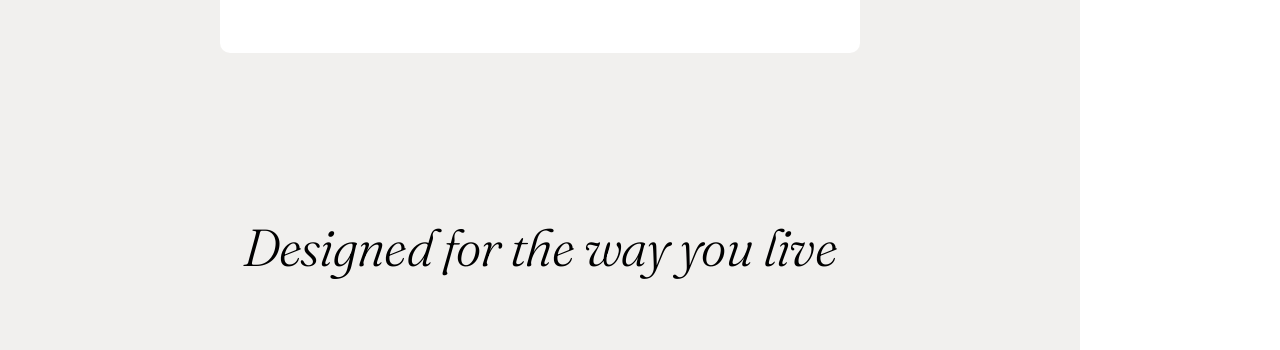
<file: canva/feed-templates.html>
<!DOCTYPE html>
<html lang="en">
<head>
<meta charset="UTF-8" />
<title>loeuf — Feed Templates (4:5)</title>
<link href="https://fonts.googleapis.com/css2?family=Fraunces:ital,opsz,wght@0,9..144,300..600;1,9..144,300..600&family=Montserrat:wght@300;400;500;600&display=swap" rel="stylesheet" />
<style>
  :root{
    --mist:#EAEAEA; --cloud:#F1F0EE; --almond:#E7DECF; --blanc:#FAF9F6; --white:#FFF;
    --noir:#161616; --graphite:#555; --stone:#8A8A8A; --silver:#C4C4C4;
    --rose:#C97F75; --rose-deep:#B0685E;
    --serif:"Fraunces",Georgia,serif; --sans:"Gotham","Montserrat",Arial,sans-serif;
  }
  *{margin:0;box-sizing:border-box}
  body{font-family:var(--sans)}
  .page{width:1080px;height:1350px;position:relative;overflow:hidden;background:var(--mist);
        display:flex;flex-direction:column;padding:76px}
  .top{display:flex;justify-content:space-between;align-items:flex-start}
  .mid{flex:1;display:flex;flex-direction:column;align-items:center;justify-content:center;text-align:center;gap:28px}
  .btm{display:flex;justify-content:space-between;align-items:flex-end}
  .wm{font-family:var(--sans);font-weight:500;letter-spacing:.30em;text-transform:lowercase;font-size:40px}
  .kicker{font-size:26px;letter-spacing:.22em;text-transform:uppercase;color:var(--stone)}
  .headline{font-family:var(--serif);font-weight:300;line-height:1.02;letter-spacing:-.01em}
  .badge{font-family:var(--sans);font-size:26px;letter-spacing:.2em;text-transform:uppercase;font-weight:600;
         padding:14px 30px;border-radius:4px;background:var(--rose);color:#fff}
  .badge.noir{background:var(--noir);color:#fff}
  .photo{background:var(--cloud);border-radius:10px;display:flex;align-items:center;justify-content:center;
         font-family:var(--serif);font-style:italic;color:var(--silver);font-size:34px}
  .price{font-size:36px;color:var(--graphite)}
  .pill{font-size:26px;letter-spacing:.2em;text-transform:uppercase;padding:20px 44px;border:2px solid #fff;border-radius:999px;color:#fff}
  .dark .wm,.dark .headline,.dark .kicker{color:var(--blanc)}
  /* feed grid page */
  .grid{display:grid;grid-template-columns:repeat(3,1fr);gap:20px;width:100%}
  .cell{aspect-ratio:1/1;border-radius:6px;display:flex;align-items:center;justify-content:center;text-align:center;
        padding:18px;font-family:var(--serif);font-style:italic;font-size:26px}
  .c-p{background:var(--white);color:var(--silver)} .c-d{background:var(--cloud);color:var(--silver)}
  .c-l{background:var(--almond);color:#b9a98c} .c-q{background:var(--noir);color:var(--blanc);font-size:24px}
  .c-r{background:var(--rose);color:#fff}
  .legend{display:flex;flex-direction:column;gap:14px;margin-top:8px}
  .legend div{display:flex;align-items:center;gap:16px;font-family:var(--sans);font-style:normal;font-size:26px;color:var(--graphite)}
  .legend i{width:26px;height:26px;border-radius:5px;display:inline-block}
</style>
</head>
<body>

  <!-- PAGE 1 · Feed grid & rhythm -->
  <div class="page" data-document-role="page" data-label="Feed grid & rhythm" style="background:var(--blanc)">
    <div class="top"><div><div class="kicker">Feed system</div><div class="headline" style="font-size:76px;margin-top:12px">Grid &amp; rhythm</div></div><span class="wm">loeuf</span></div>
    <div style="flex:1;display:flex;flex-direction:column;justify-content:center;gap:40px">
      <div class="grid">
        <div class="cell c-p">product</div><div class="cell c-q">“the way<br>you move”</div><div class="cell c-l">lifestyle</div>
        <div class="cell c-d">detail</div><div class="cell c-p">product</div><div class="cell c-r">Sale<br>−15%</div>
        <div class="cell c-l">lifestyle</div><div class="cell c-q">“Elements<br>of Style”</div><div class="cell c-p">product</div>
      </div>
      <div class="legend">
        <div><i style="background:#EAEAEA;border:1px solid #ddd"></i> Product — neutral hero shots</div>
        <div><i style="background:#E7DECF"></i> Lifestyle — warm, model in motion</div>
        <div><i style="background:#161616"></i> Word tile — serif quote (every 3rd post)</div>
        <div><i style="background:#C97F75"></i> Rose — sale &amp; launch only, once per screen</div>
      </div>
    </div>
  </div>

  <!-- PAGE 2 · New arrival -->
  <div class="page" data-document-role="page" data-label="New arrival" style="background:var(--mist)">
    <div class="top"><span class="badge">New in</span><span class="wm">loeuf</span></div>
    <div class="mid"><div class="photo" style="width:520px;height:660px">— product hero —</div></div>
    <div class="btm"><div><div class="kicker">Apparel</div><div class="headline" style="font-size:72px;margin-top:12px">Camila</div></div><span class="price">Rs 6,500</span></div>
  </div>

  <!-- PAGE 3 · Sale / promo -->
  <div class="page dark" data-document-role="page" data-label="Sale / promo" style="background:var(--rose)">
    <div class="top"><span class="badge noir">Limited</span><span class="wm">loeuf</span></div>
    <div class="mid">
      <div class="kicker" style="color:rgba(255,255,255,.8)">Summer event</div>
      <div class="headline" style="font-size:150px;color:#fff">15% off<br><em style="font-style:italic">everything</em></div>
      <span class="pill">Code · SUMMER15</span>
    </div>
    <div class="btm"><span style="font-size:28px;color:rgba(255,255,255,.85)">Ends Sunday</span></div>
  </div>

  <!-- PAGE 4 · Word tile / quote -->
  <div class="page dark" data-document-role="page" data-label="Word tile / quote" style="background:var(--noir)">
    <div class="top"><span></span><span class="wm">loeuf</span></div>
    <div class="mid"><div class="headline" style="font-size:96px;color:var(--blanc)">“Timeless pieces,<br><em style="font-style:italic">crafted with<br>intention.</em>”</div></div>
    <div class="btm" style="justify-content:center"><span class="kicker">The Elements of Style</span></div>
  </div>

  <!-- PAGE 5 · Lifestyle -->
  <div class="page" data-document-role="page" data-label="Lifestyle" style="background:var(--cloud)">
    <div class="top"><span></span><span class="wm">loeuf</span></div>
    <div class="mid"><div class="photo" style="width:640px;height:760px;background:var(--white)">— model in motion —</div></div>
    <div class="btm" style="justify-content:center"><span class="headline" style="font-size:52px;font-style:italic">Designed for the way you live</span></div>
  </div>

</body>
</html>
</file>
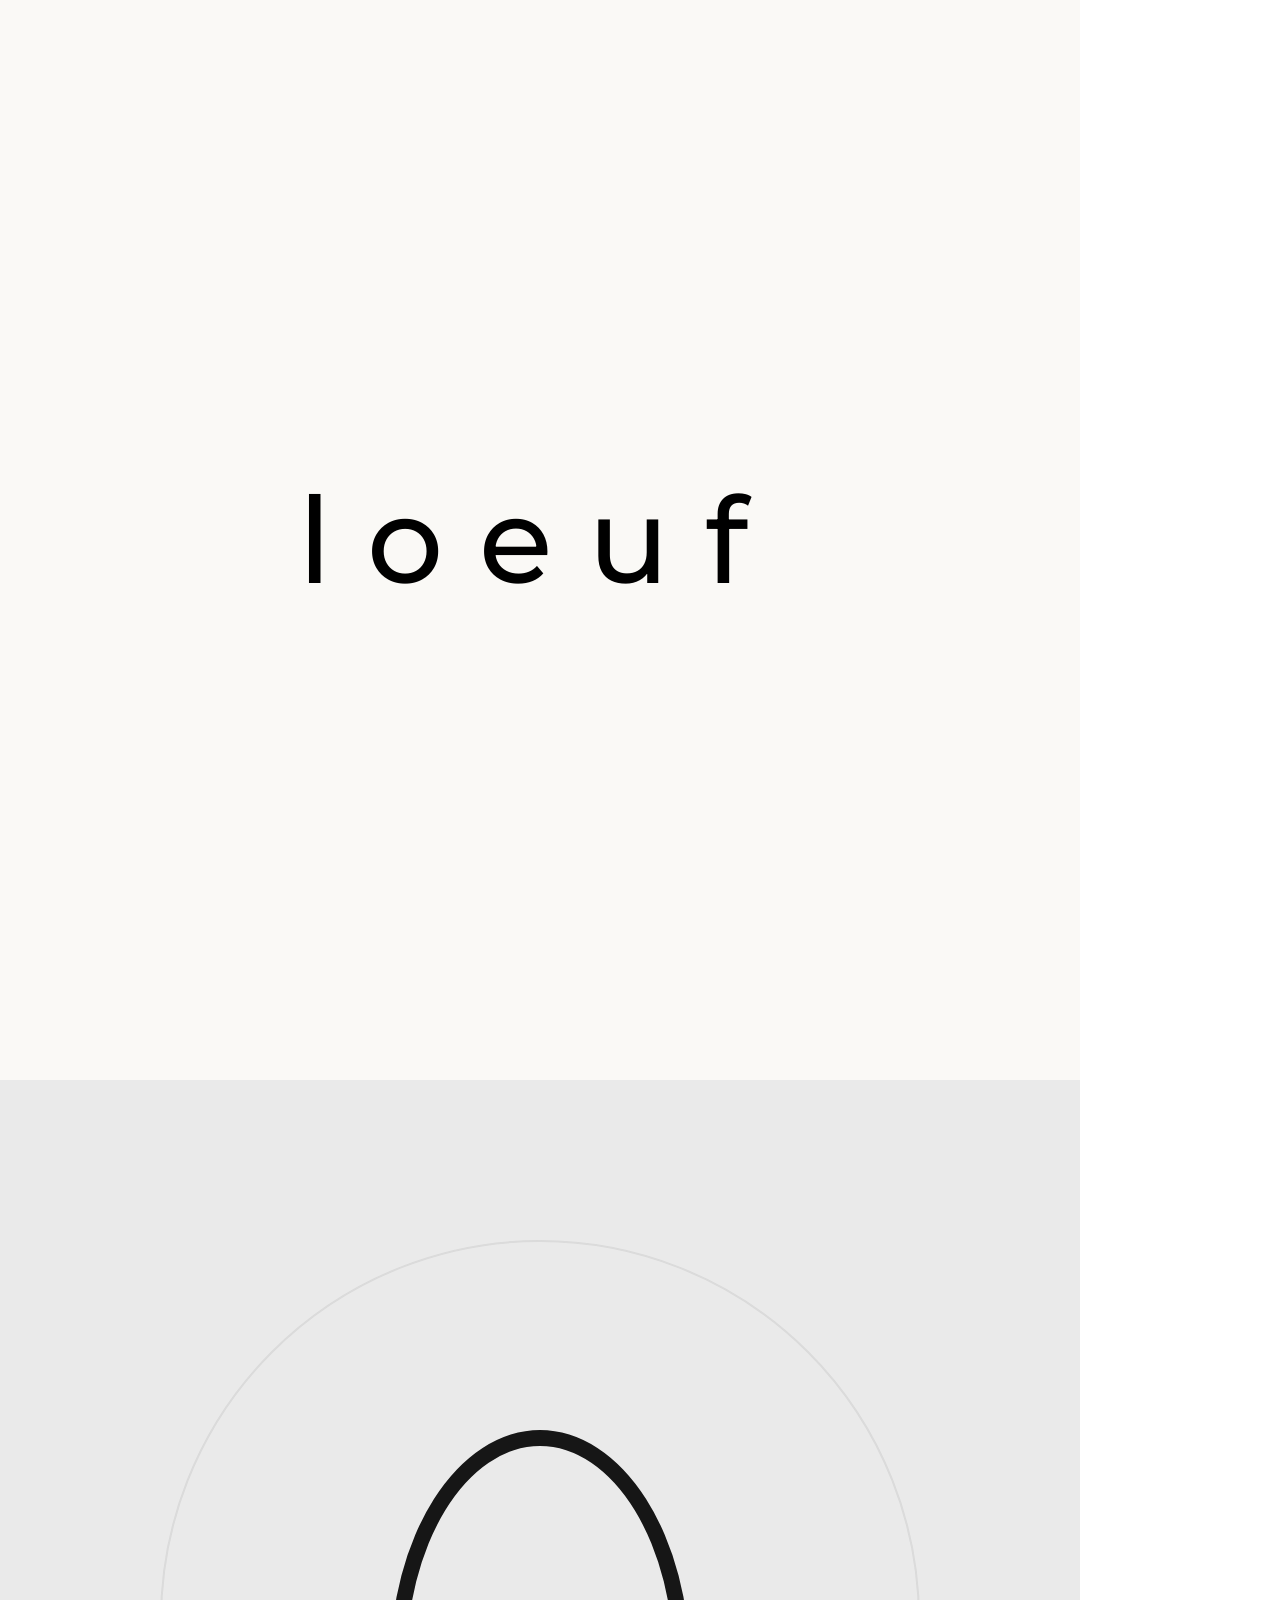
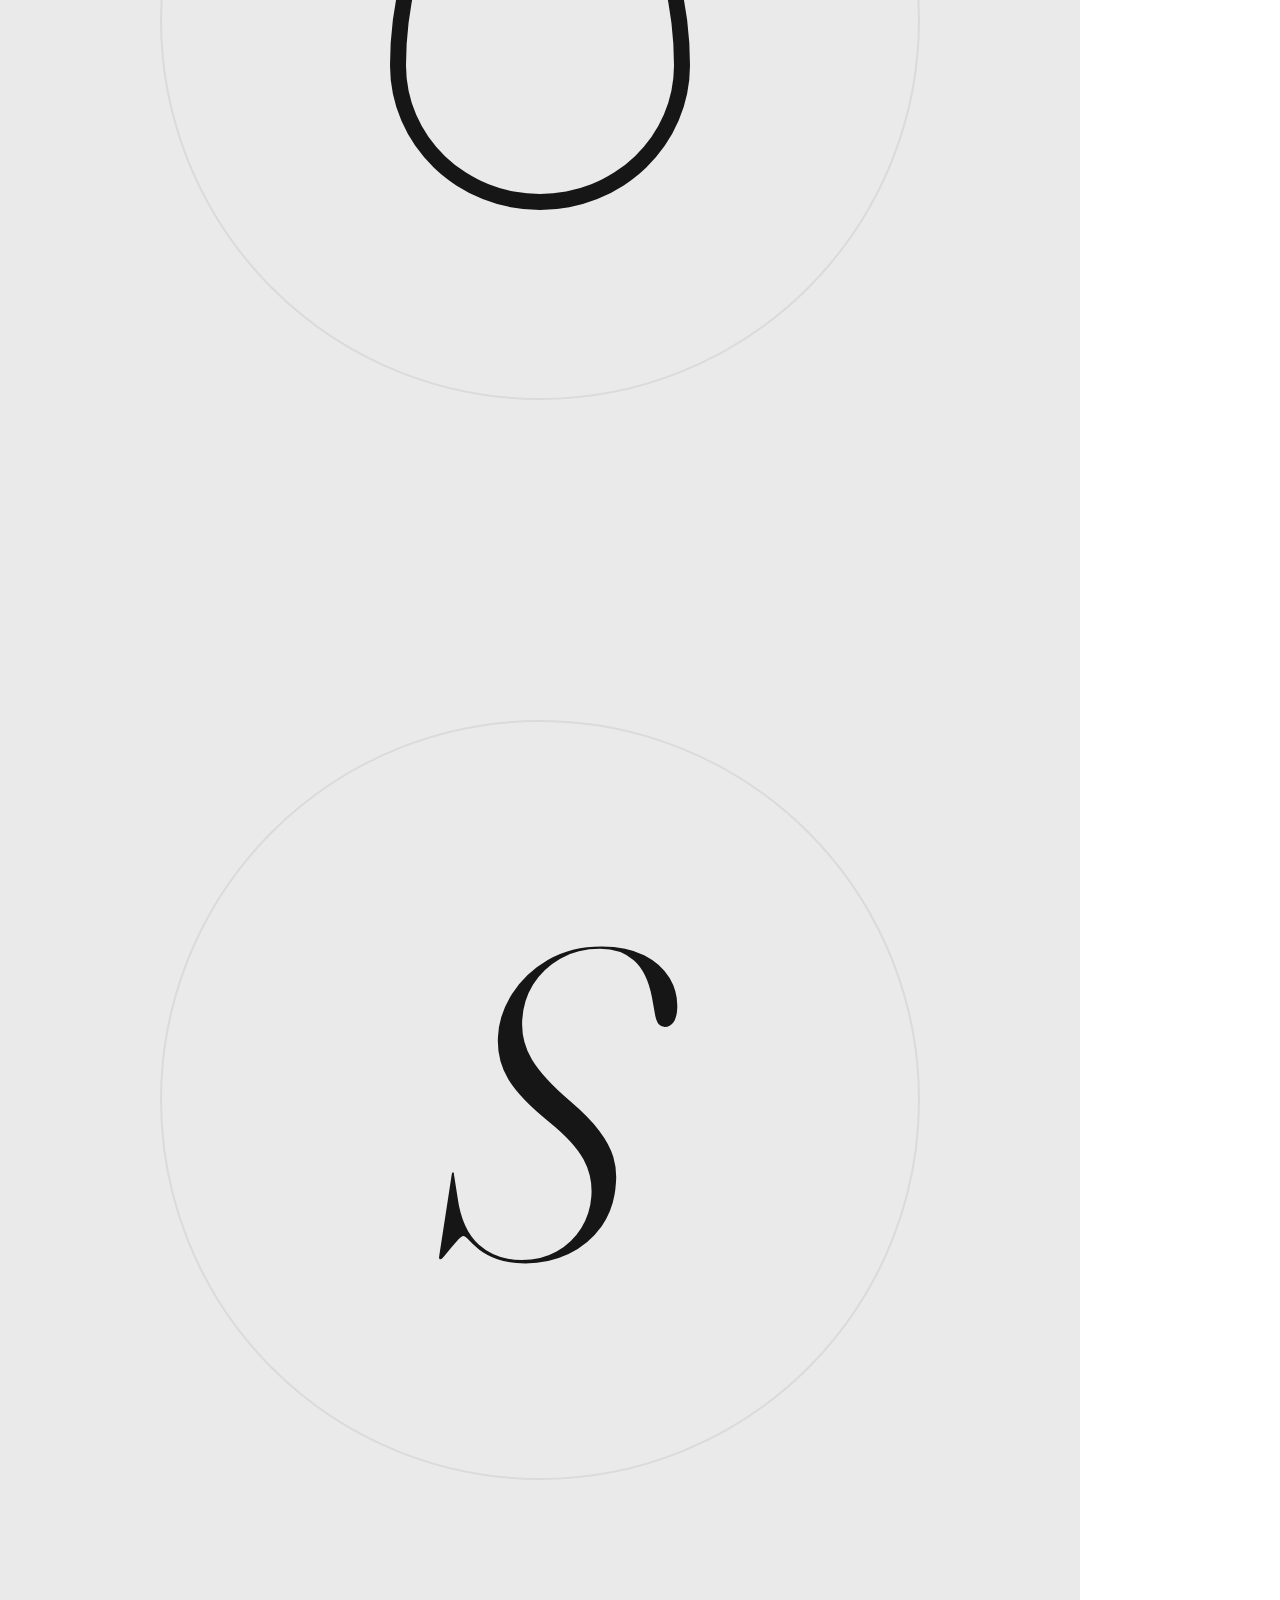
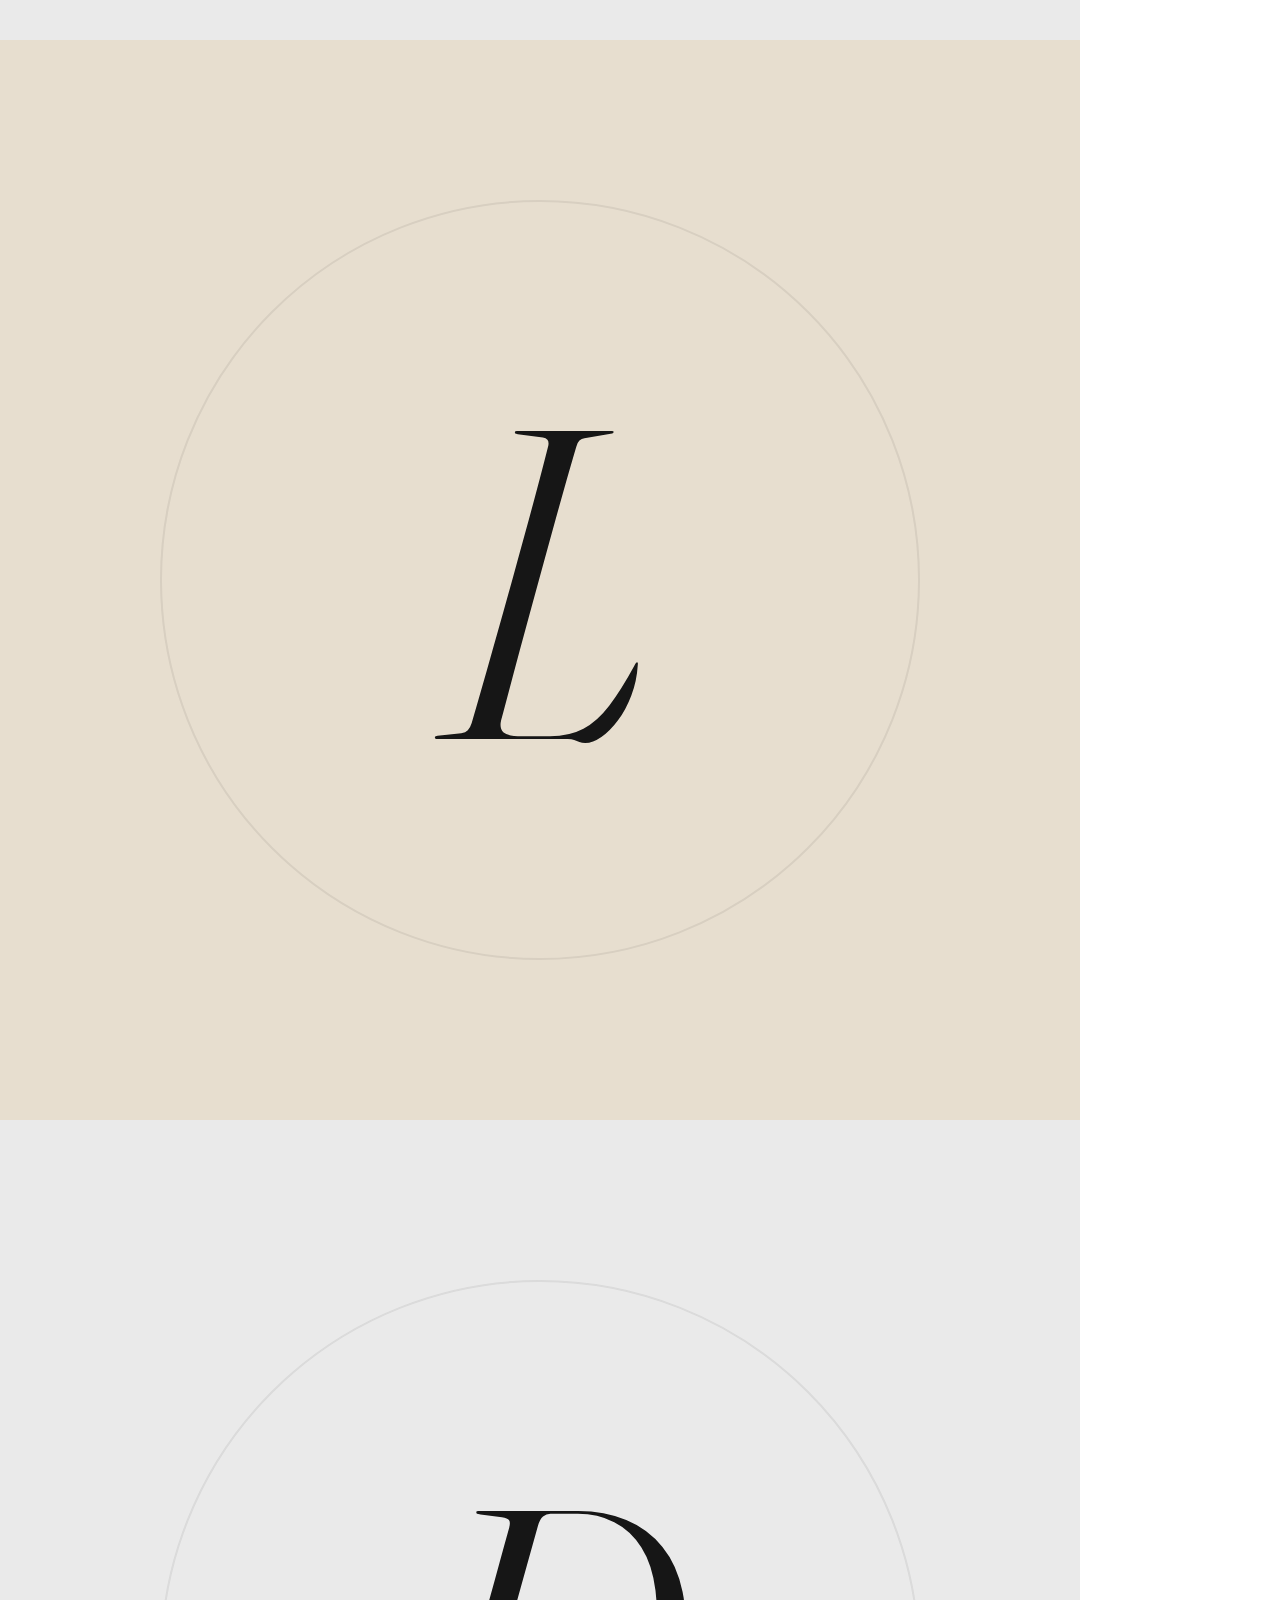
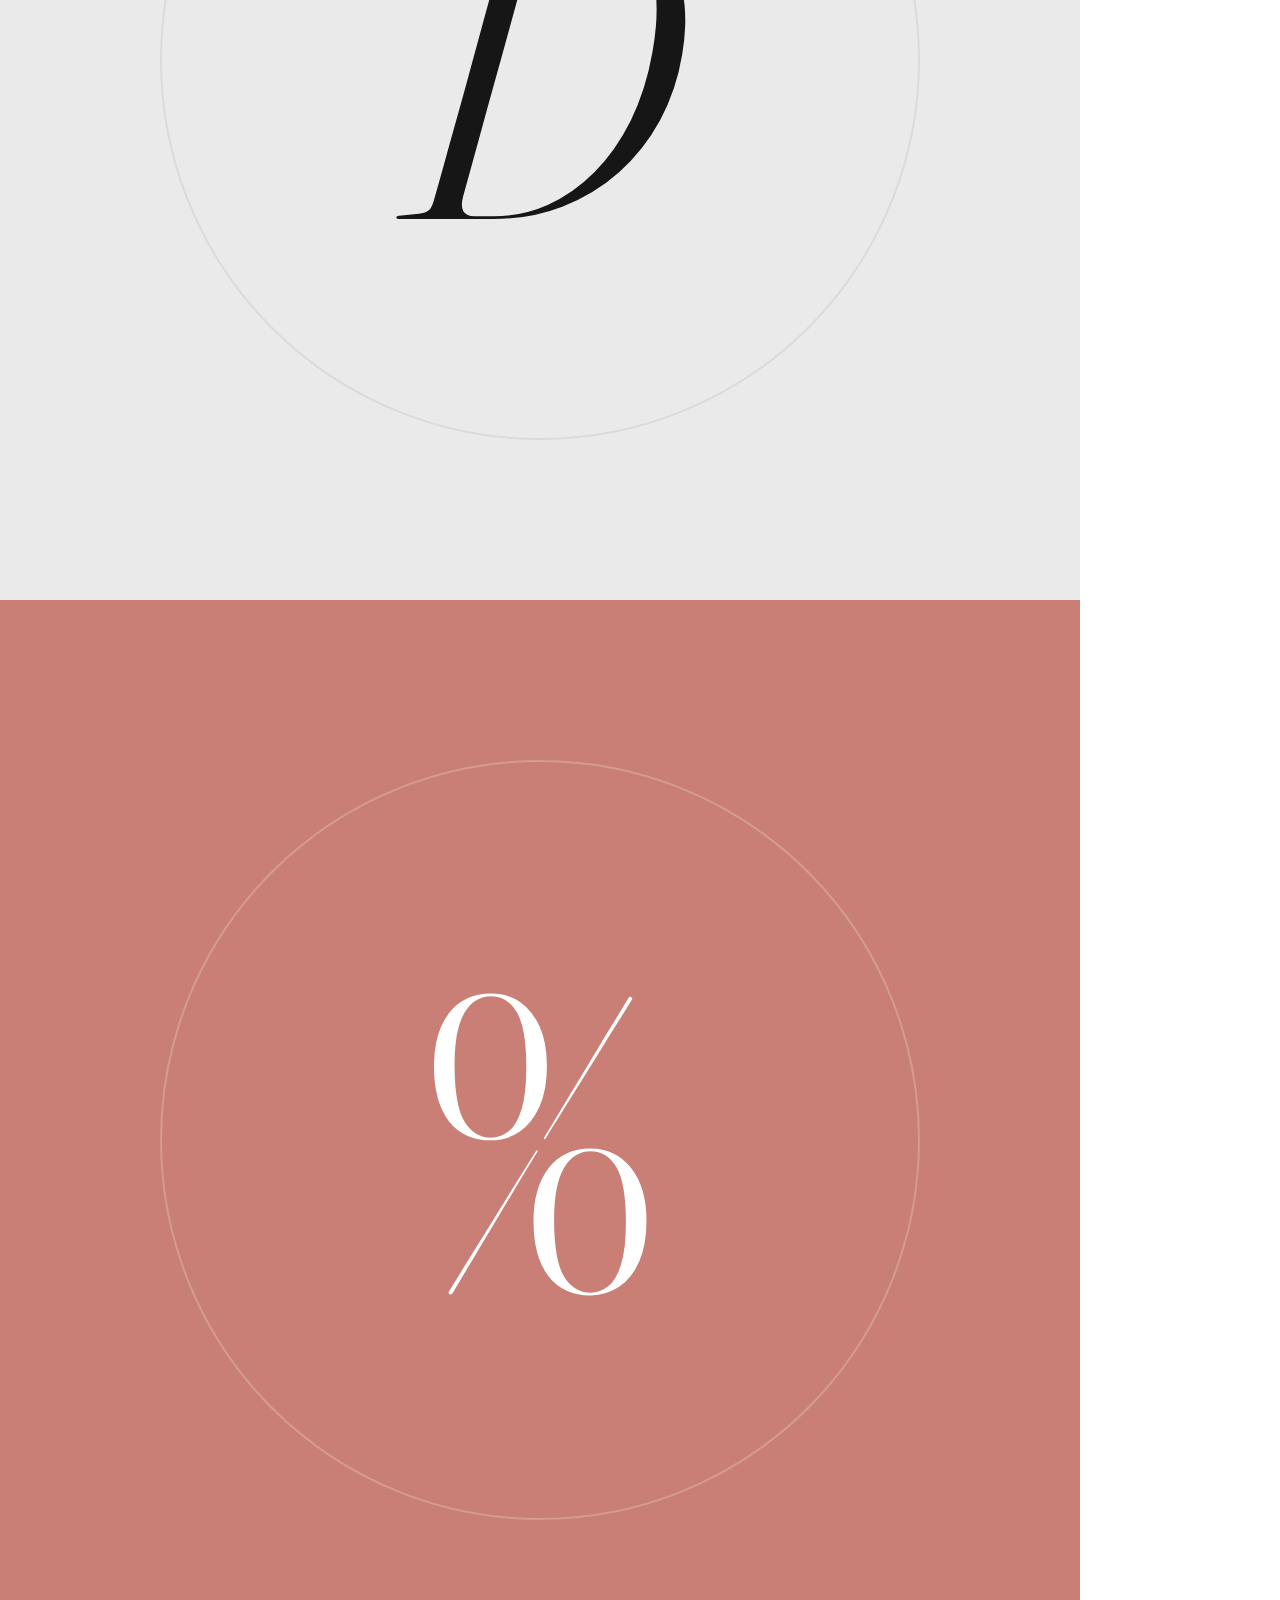
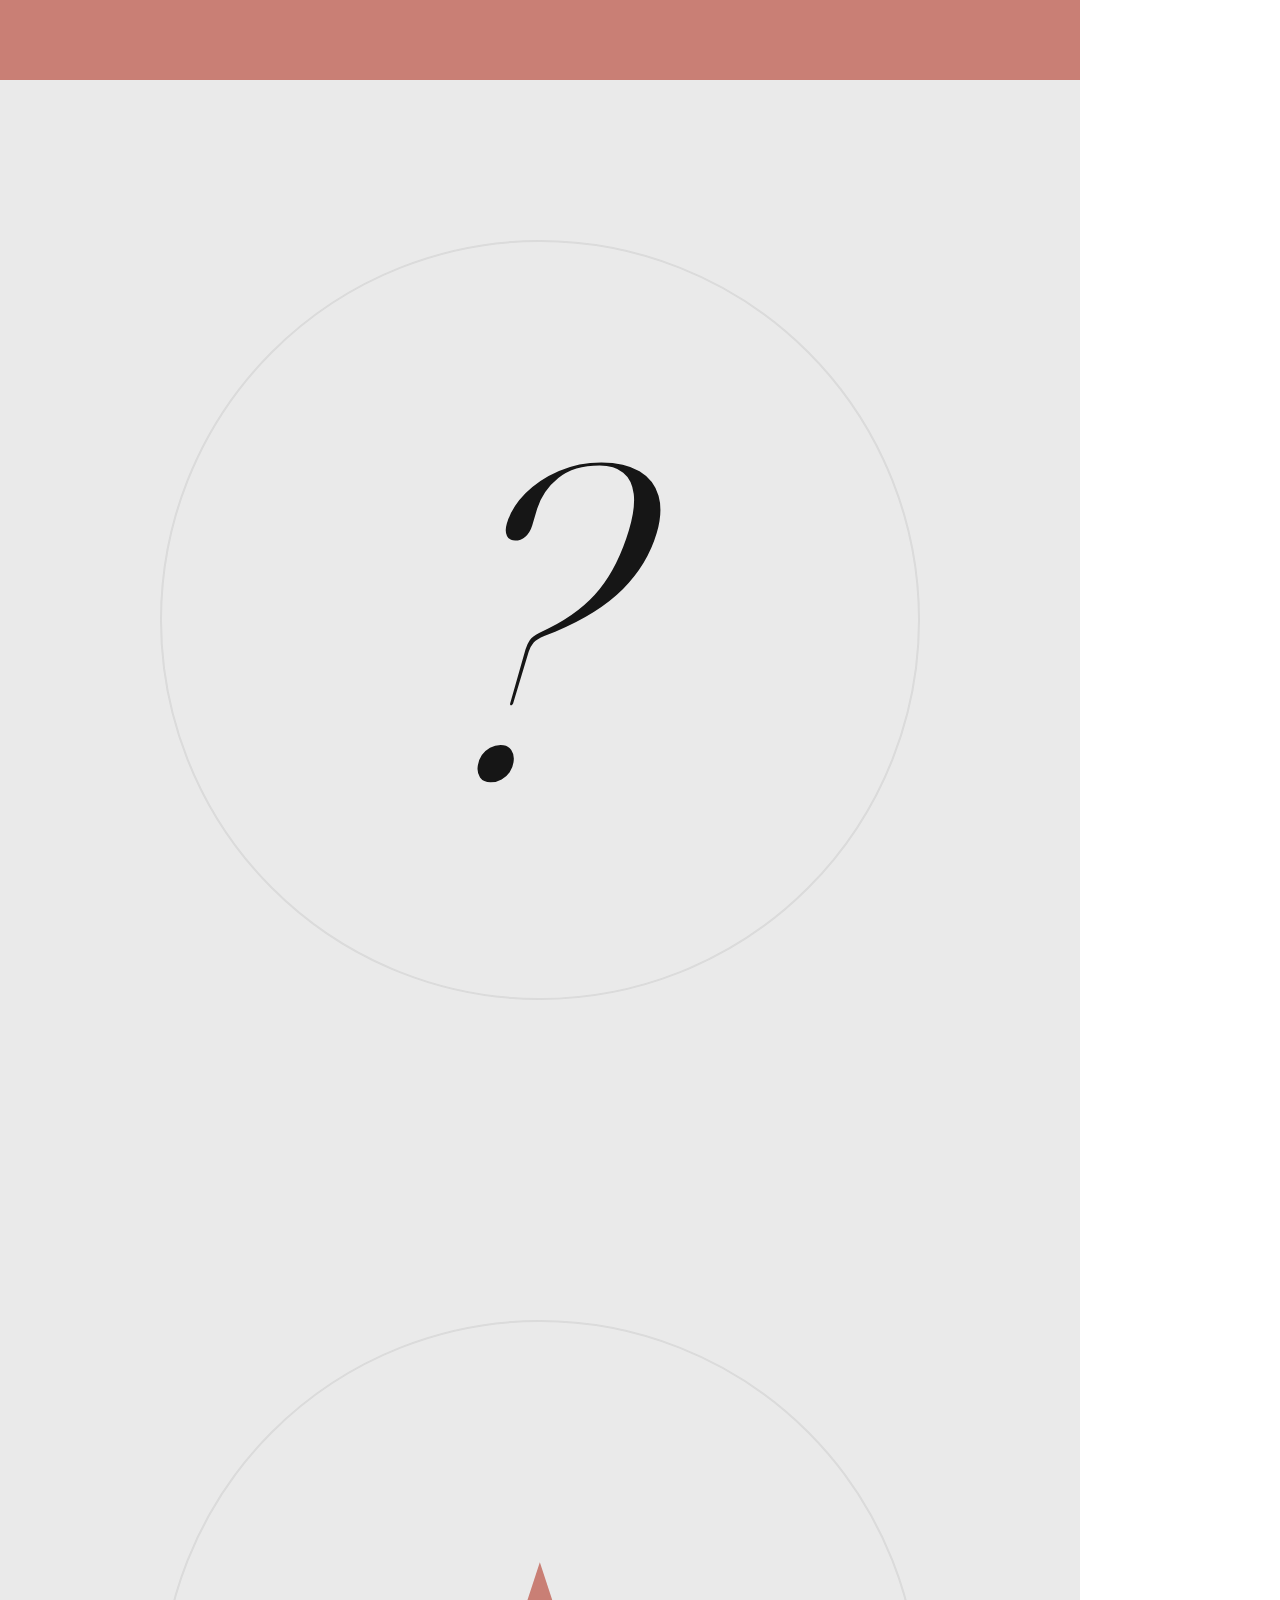
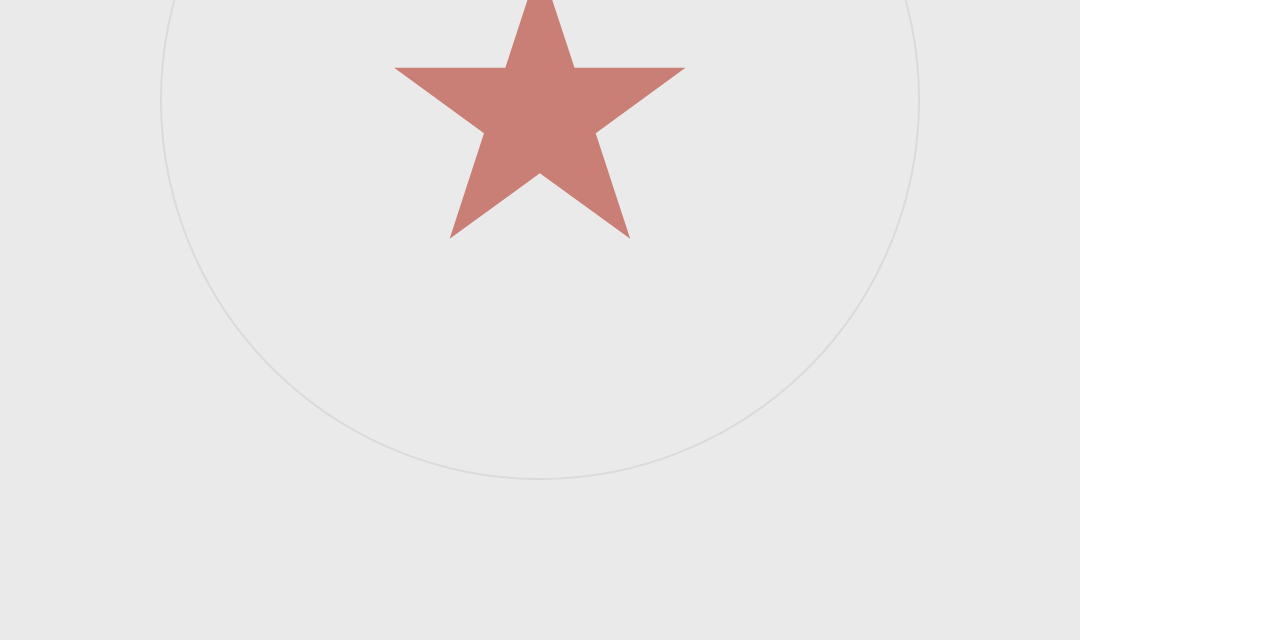
<file: canva/highlight-covers.html>
<!DOCTYPE html>
<html lang="en">
<head>
<meta charset="UTF-8" />
<title>loeuf — Instagram Highlight Covers</title>
<link href="https://fonts.googleapis.com/css2?family=Fraunces:ital,opsz,wght@0,9..144,300..600;1,9..144,300..600&family=Montserrat:wght@300;400;500;600&display=swap" rel="stylesheet" />
<style>
  :root{
    --mist:#EAEAEA; --blanc:#FAF9F6; --white:#FFF; --noir:#161616;
    --rose:#C97F75; --almond:#E7DECF; --silver:#C4C4C4;
    --serif:"Fraunces",Georgia,serif; --sans:"Gotham","Montserrat",Arial,sans-serif;
    --egg:50% 50% 50% 50% / 62% 62% 38% 38%;
  }
  *{margin:0;box-sizing:border-box}
  body{font-family:var(--sans)}
  /* each cover is a 1080x1080 Canva page */
  .cover{
    width:1080px; height:1080px; display:flex; align-items:center; justify-content:center;
    position:relative; overflow:hidden;
  }
  .glyph{font-family:var(--serif); font-weight:300; color:var(--noir); line-height:1}
  .glyph.italic{font-style:italic}
  .ring{ /* faint safe-circle for centering reference; subtle, on-brand */
    position:absolute; width:760px; height:760px; border-radius:50%;
    border:2px solid rgba(22,22,22,0.07);
  }
  /* egg-outline motif */
  .egg{width:300px; height:380px; border:16px solid var(--noir); border-radius:var(--egg)}
  .wm{font-family:var(--sans); font-weight:500; letter-spacing:.30em; text-transform:lowercase;
      font-size:120px; display:inline-flex; align-items:center; gap:4px}
  .wm .o{width:54px; height:70px; border:10px solid var(--rose); border-radius:var(--egg); display:inline-block}
</style>
</head>
<body>

  <!-- 1 · Brand / wordmark -->
  <div class="cover" data-document-role="page" data-label="loeuf" style="background:var(--blanc)">
    <span class="wm">loeuf</span>
  </div>

  <!-- 2 · New in (egg outline) -->
  <div class="cover" data-document-role="page" data-label="New in" style="background:var(--mist)">
    <div class="ring"></div>
    <div class="egg"></div>
  </div>

  <!-- 3 · Shop -->
  <div class="cover" data-document-role="page" data-label="Shop" style="background:var(--mist)">
    <div class="ring"></div>
    <span class="glyph italic" style="font-size:440px">S</span>
  </div>

  <!-- 4 · Lookbook -->
  <div class="cover" data-document-role="page" data-label="Lookbook" style="background:var(--almond)">
    <div class="ring"></div>
    <span class="glyph italic" style="font-size:440px">L</span>
  </div>

  <!-- 5 · Details -->
  <div class="cover" data-document-role="page" data-label="Details" style="background:var(--mist)">
    <div class="ring"></div>
    <span class="glyph italic" style="font-size:440px">D</span>
  </div>

  <!-- 6 · Sale (Rose) -->
  <div class="cover" data-document-role="page" data-label="Sale" style="background:var(--rose)">
    <div class="ring" style="border-color:rgba(255,255,255,0.22)"></div>
    <span class="glyph" style="font-size:420px; color:#fff; font-weight:300">%</span>
  </div>

  <!-- 7 · F.A.Q -->
  <div class="cover" data-document-role="page" data-label="FAQ" style="background:var(--mist)">
    <div class="ring"></div>
    <span class="glyph italic" style="font-size:440px">?</span>
  </div>

  <!-- 8 · Loved -->
  <div class="cover" data-document-role="page" data-label="Loved" style="background:var(--mist)">
    <div class="ring"></div>
    <span class="glyph" style="font-size:380px; color:var(--rose)">&#9733;</span>
  </div>

</body>
</html>
</file>
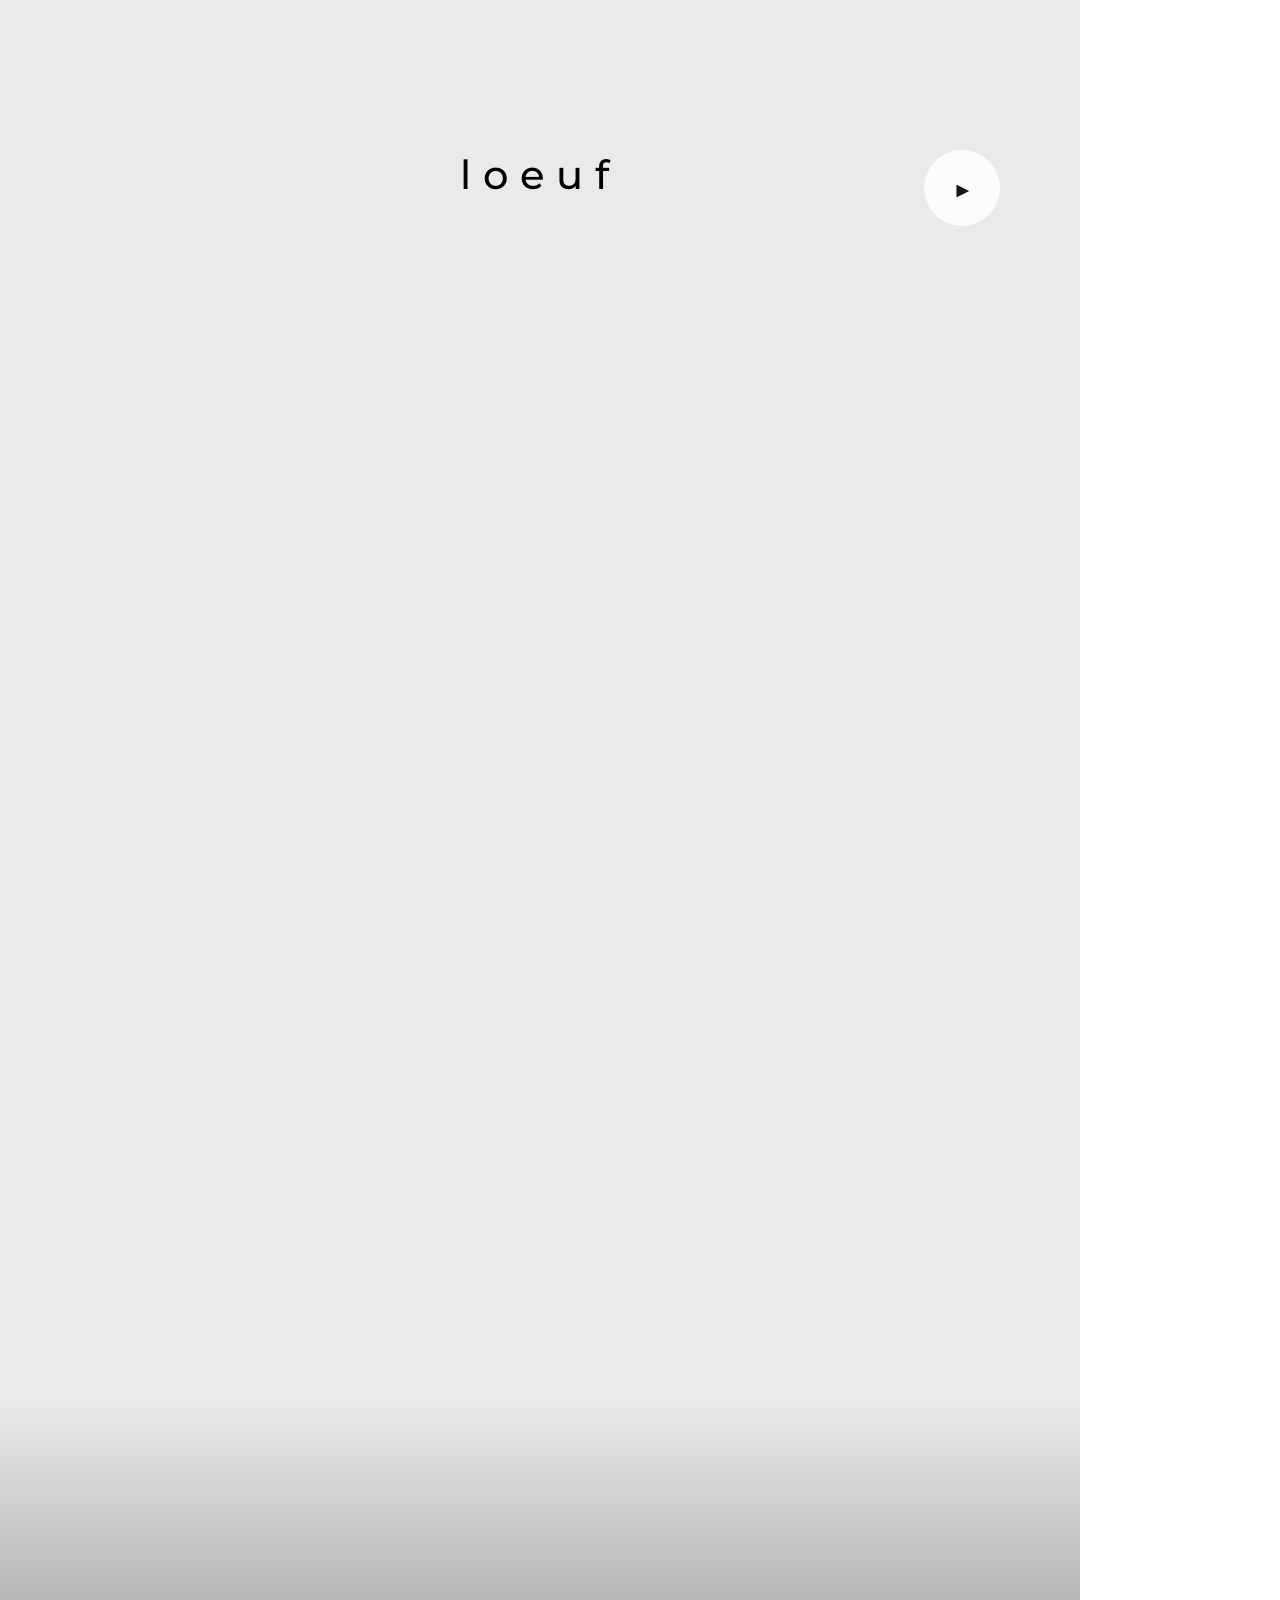
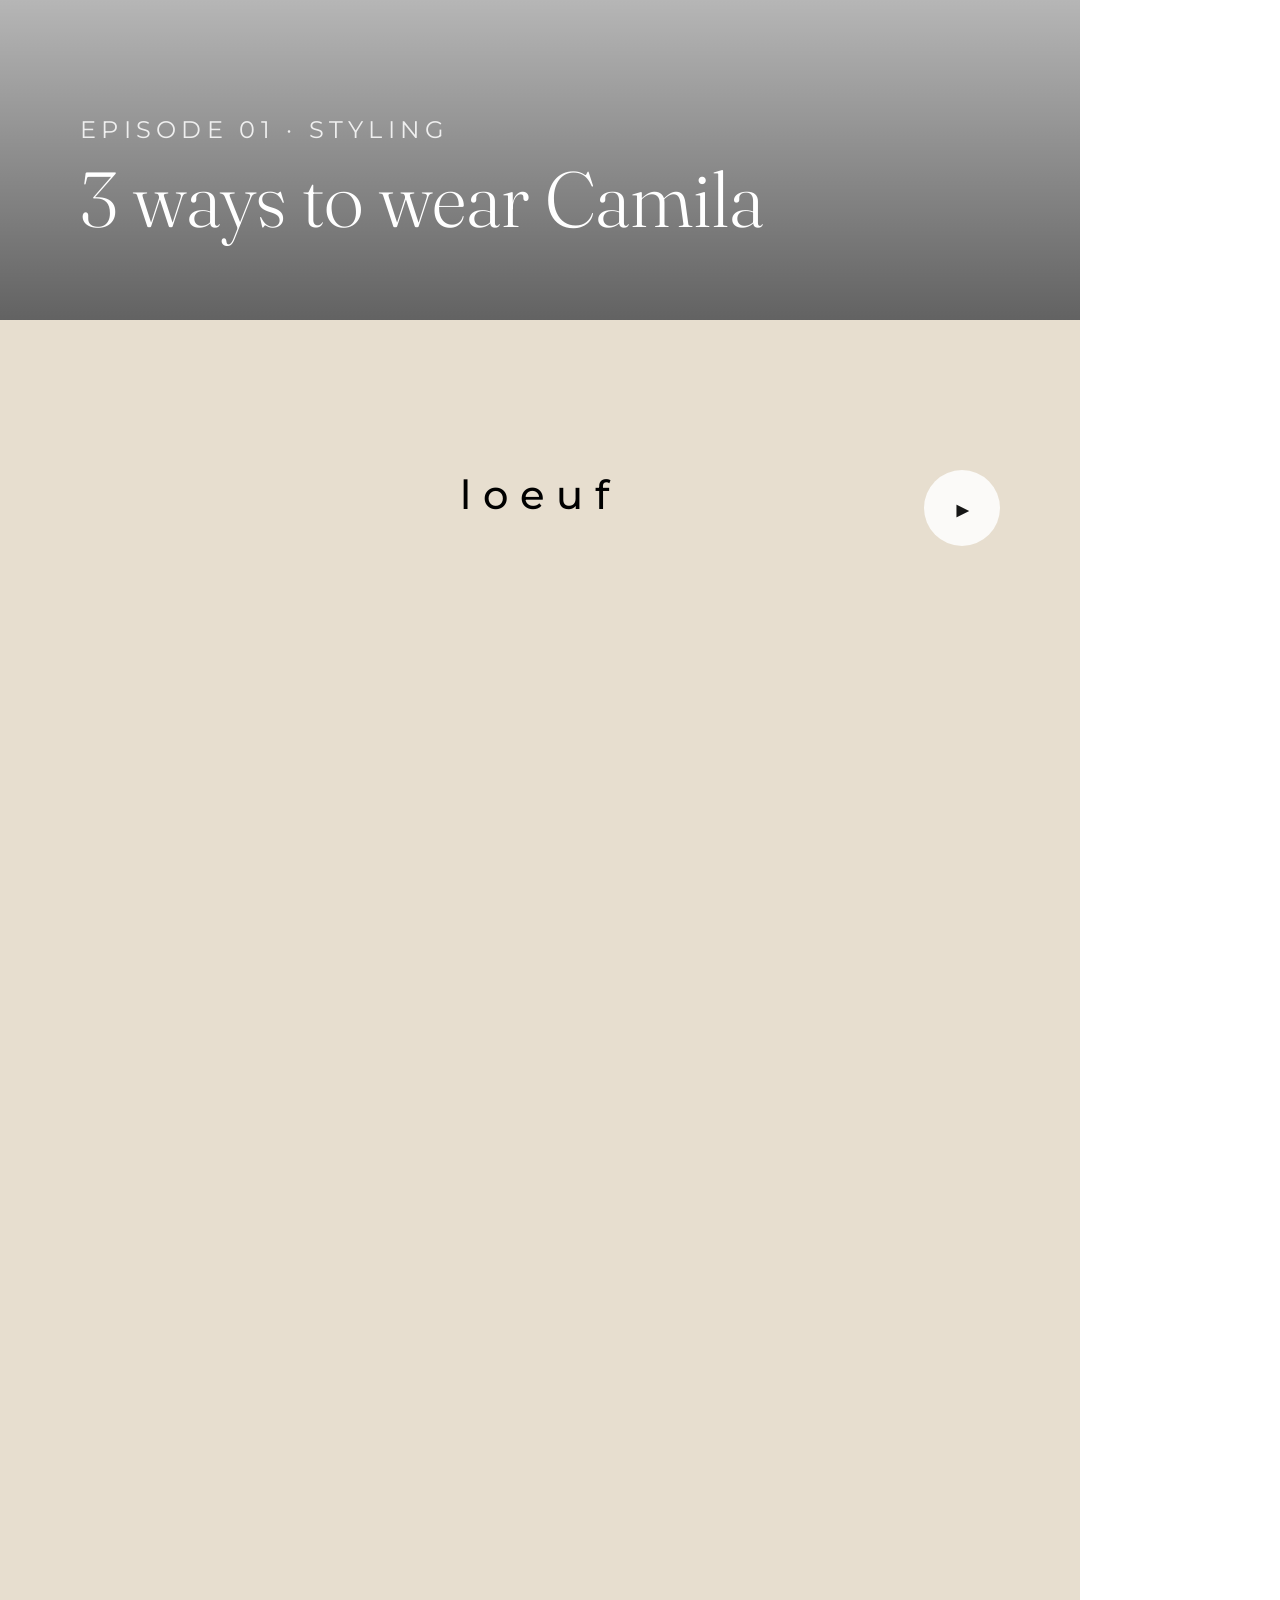
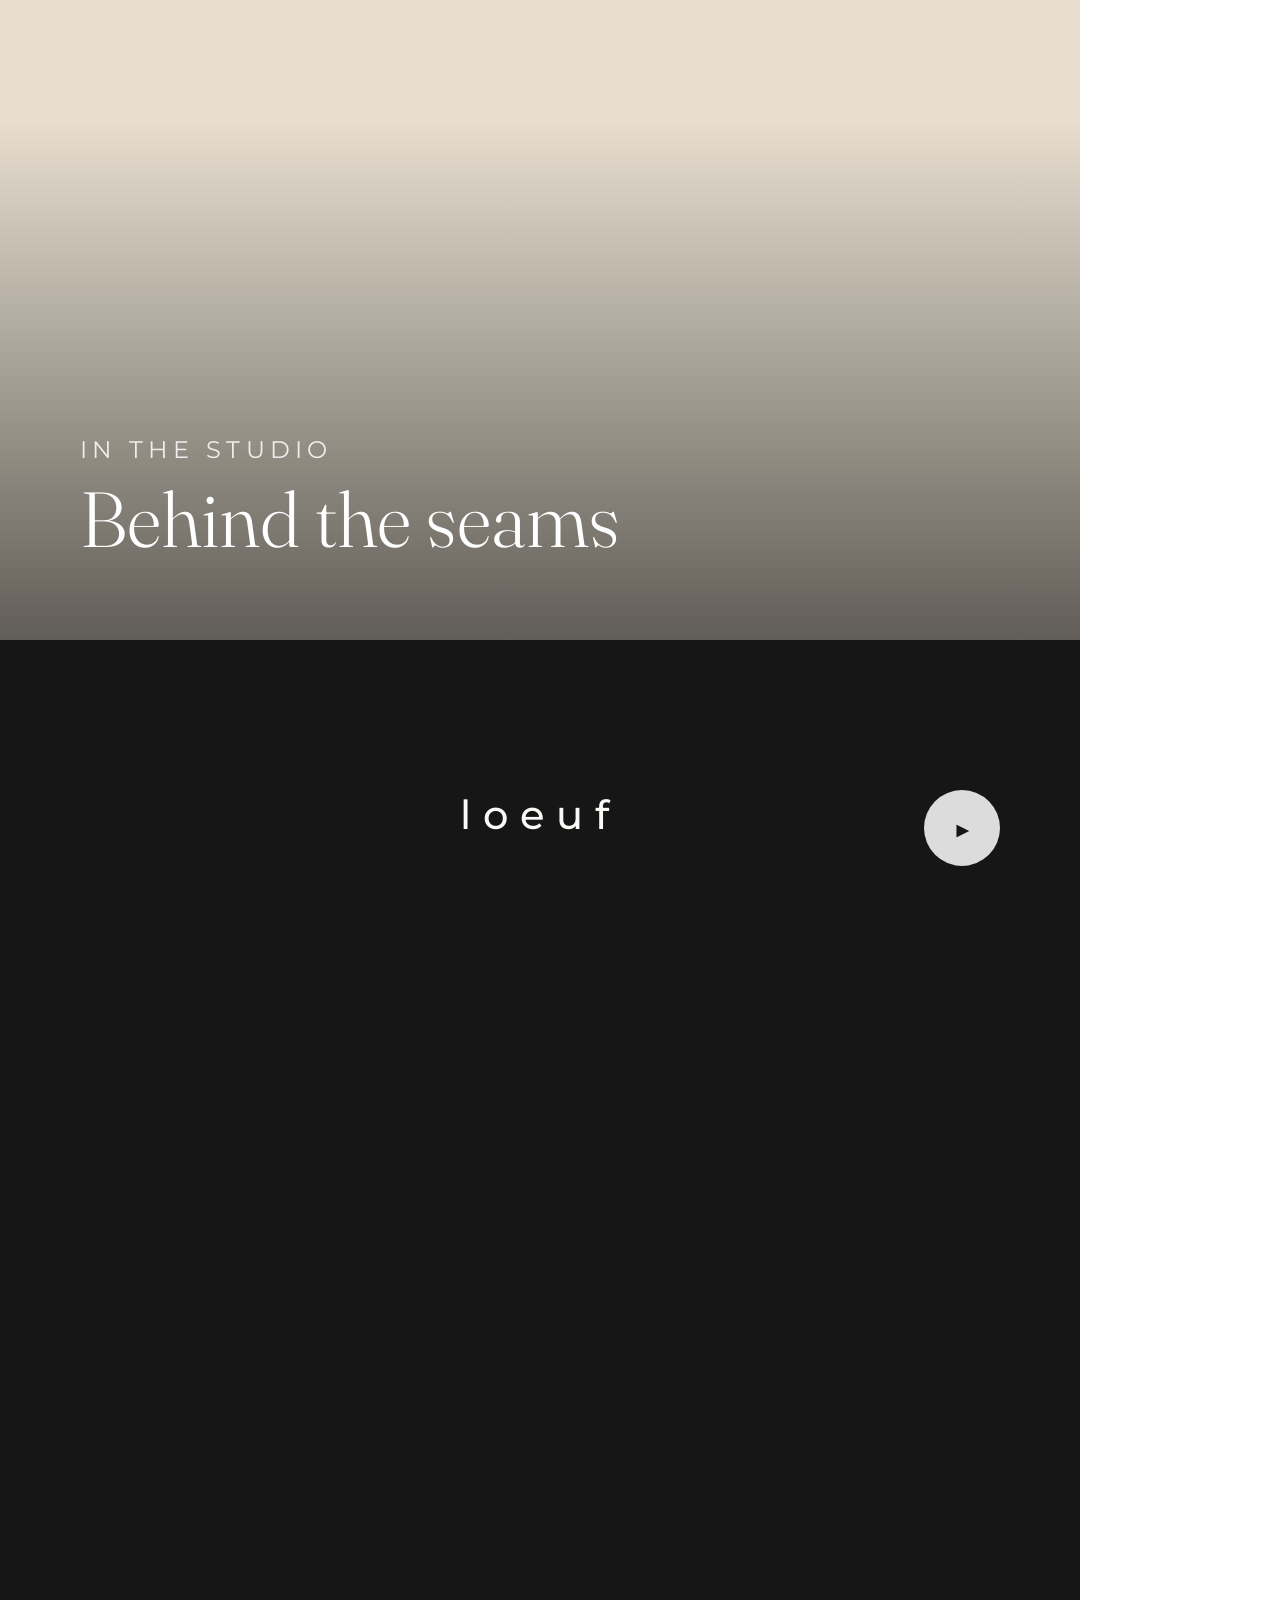
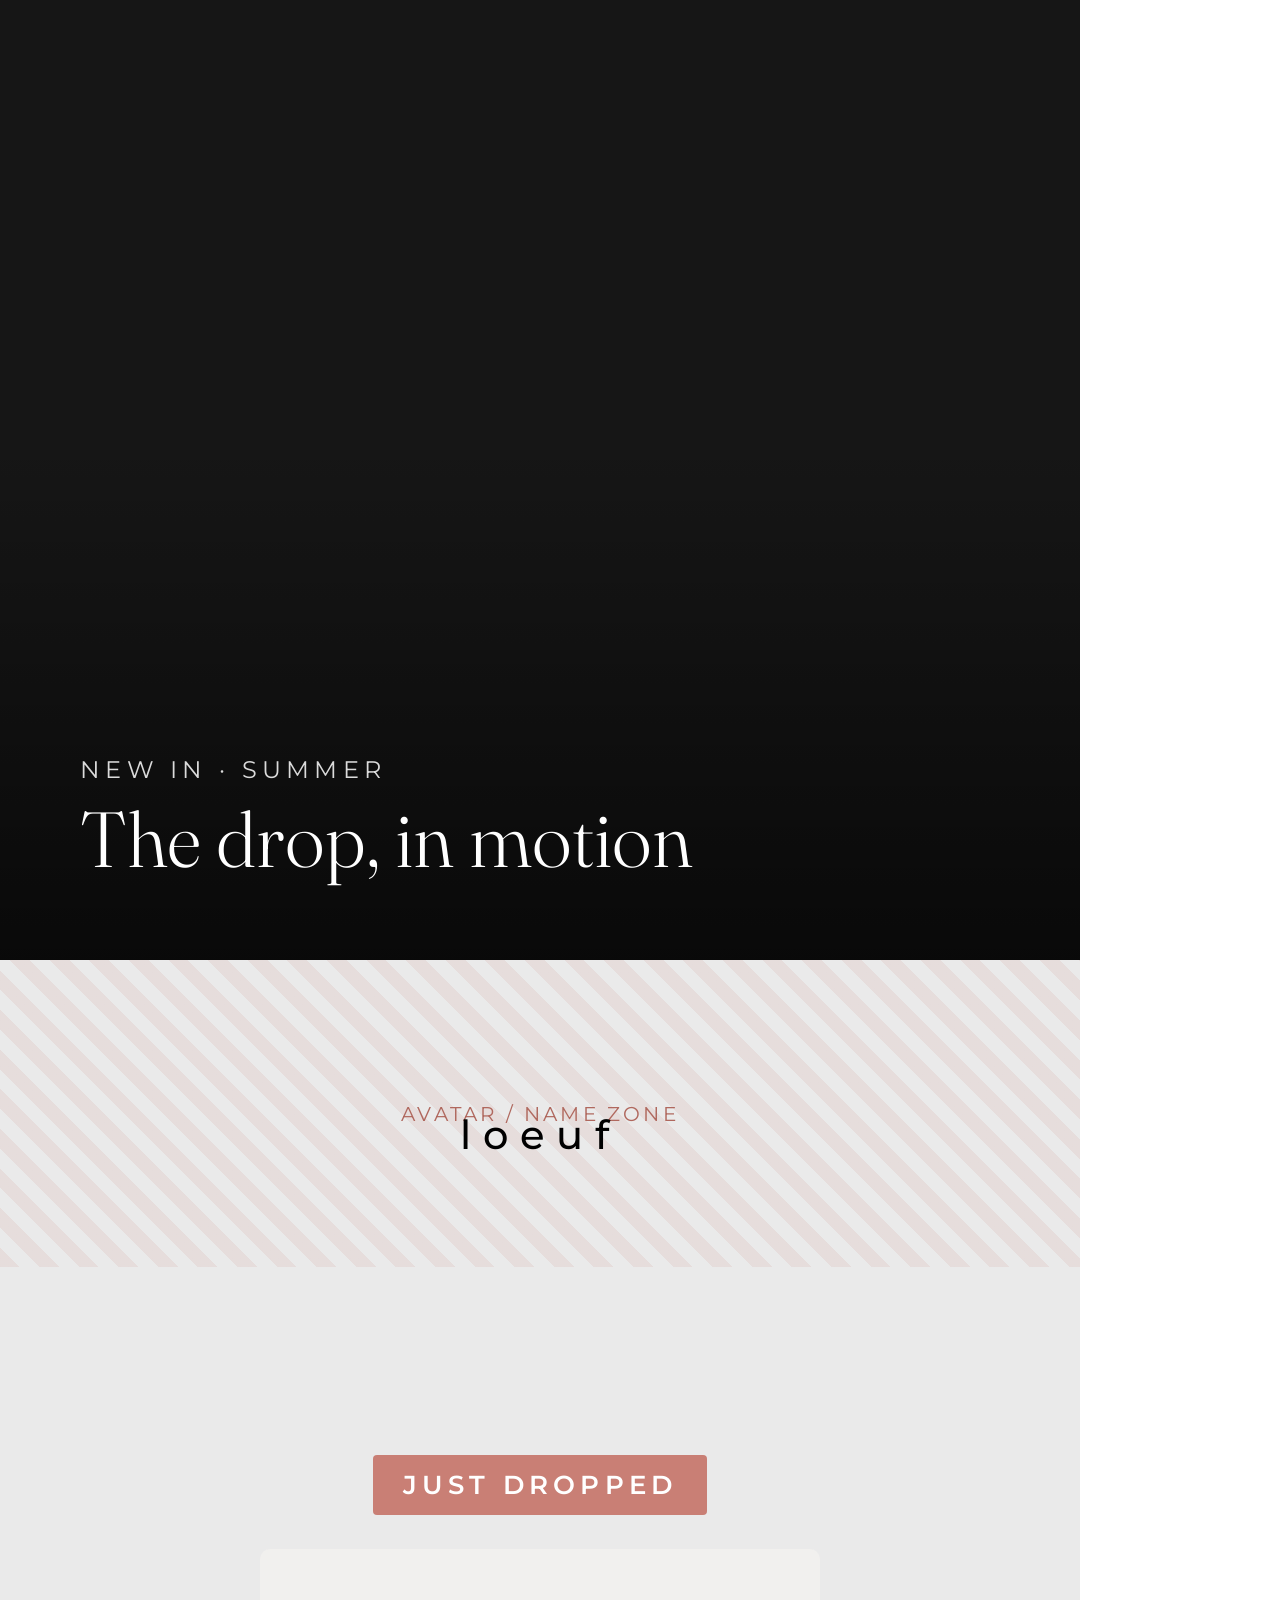
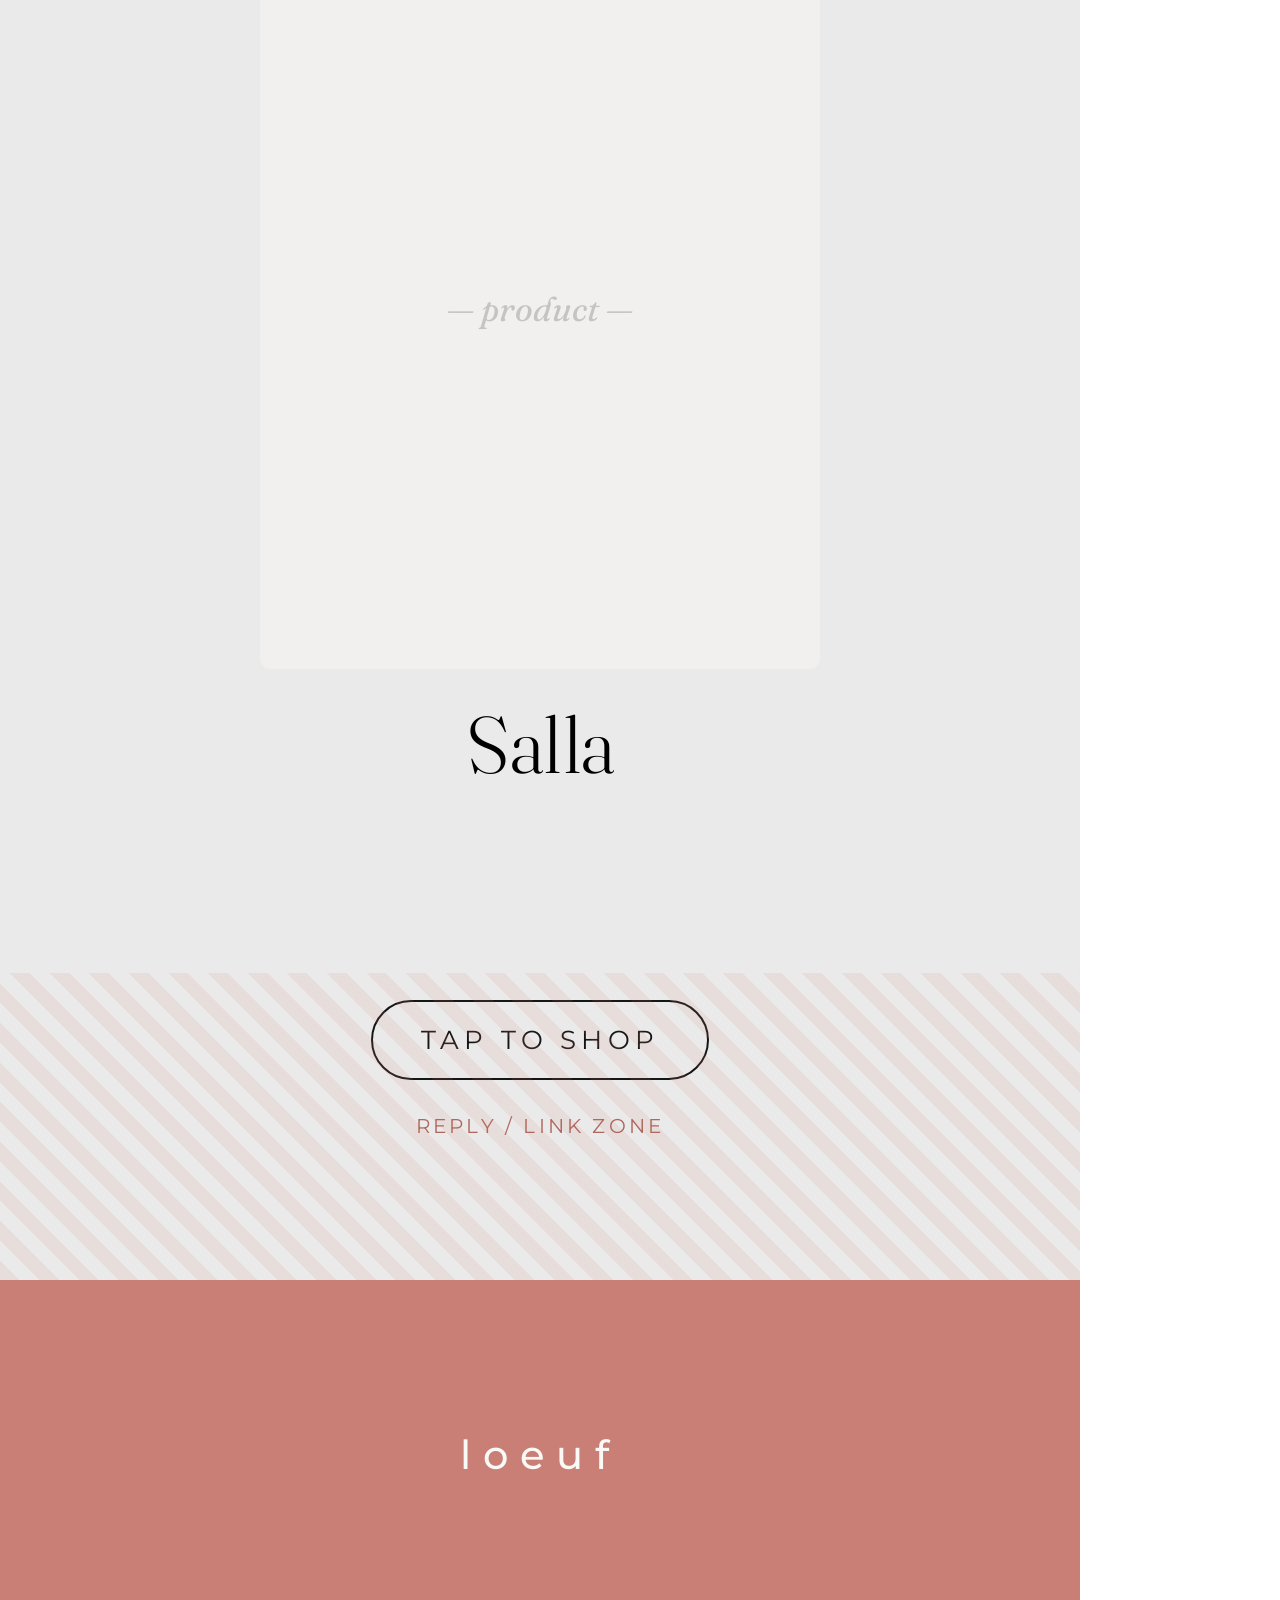
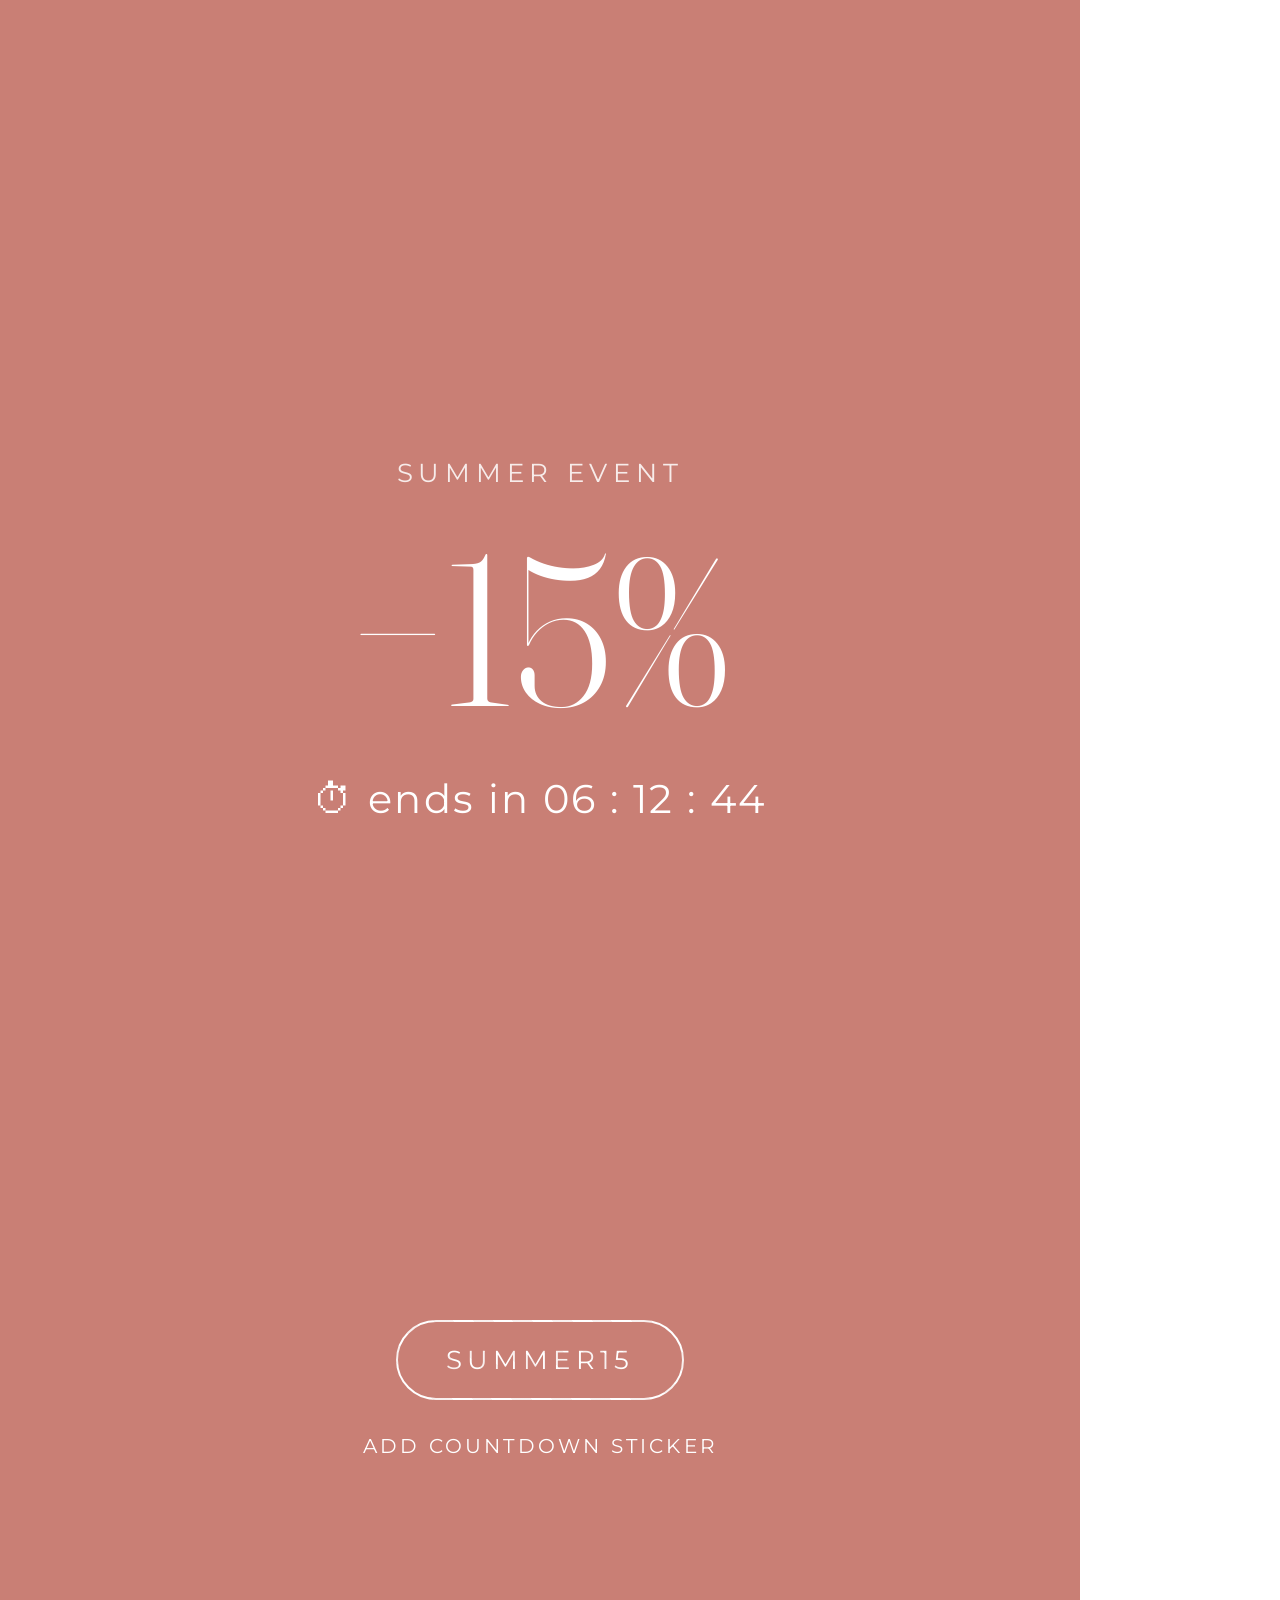
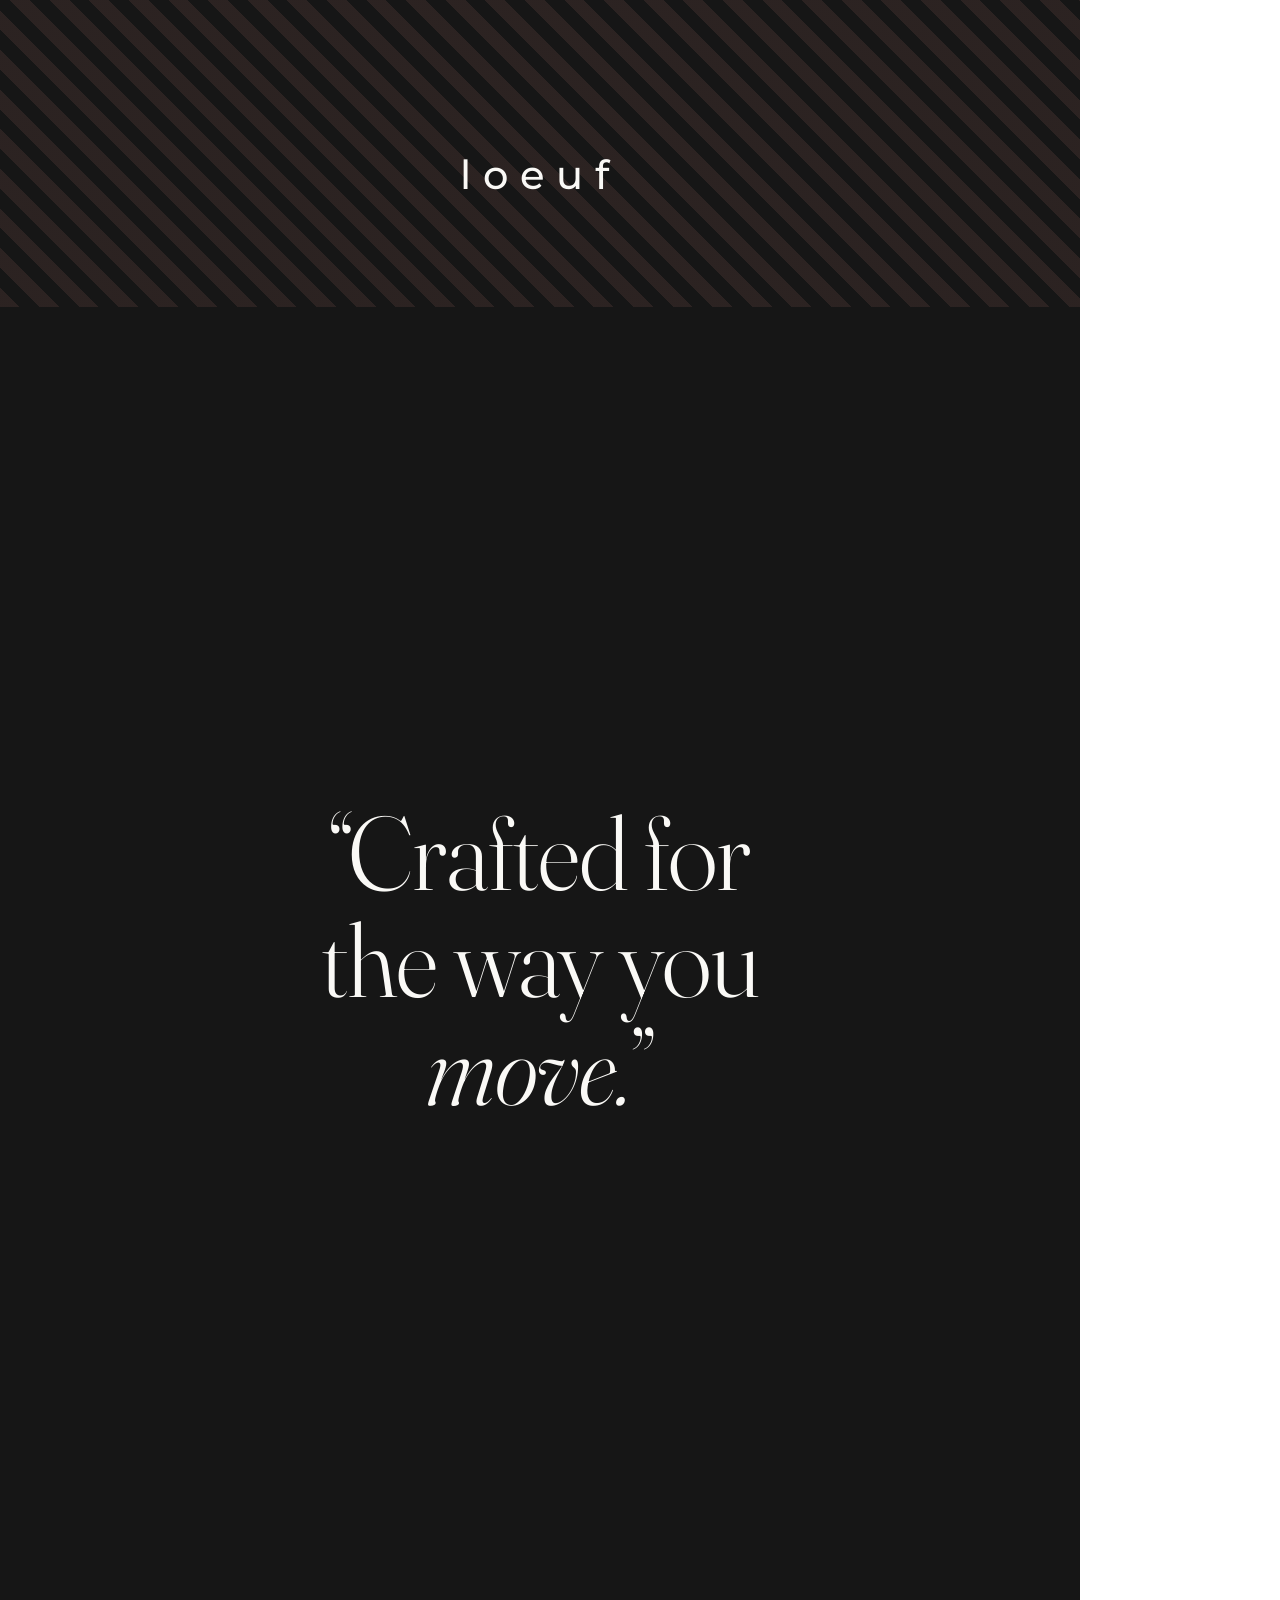
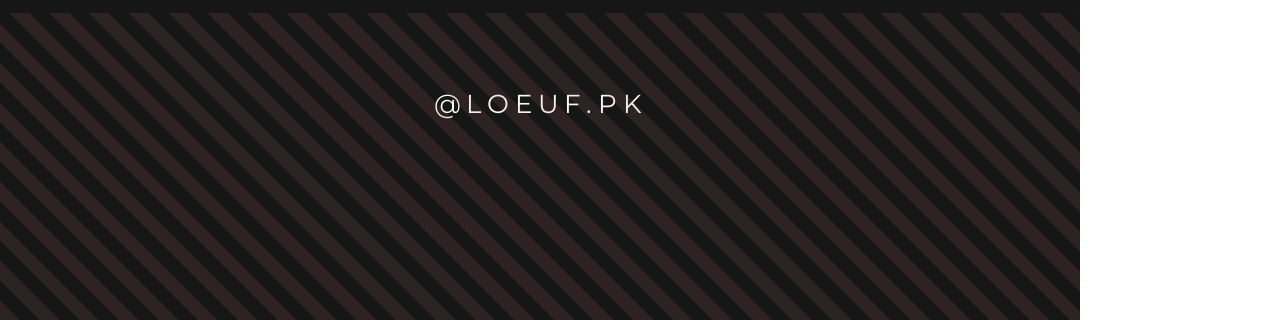
<file: canva/story-reel-templates.html>
<!DOCTYPE html>
<html lang="en">
<head>
<meta charset="UTF-8" />
<title>loeuf — Story & Reel Templates (9:16)</title>
<link href="https://fonts.googleapis.com/css2?family=Fraunces:ital,opsz,wght@0,9..144,300..600;1,9..144,300..600&family=Montserrat:wght@300;400;500;600&display=swap" rel="stylesheet" />
<style>
  :root{
    --mist:#EAEAEA; --cloud:#F1F0EE; --almond:#E7DECF; --blanc:#FAF9F6; --white:#FFF;
    --noir:#161616; --graphite:#555; --stone:#8A8A8A; --silver:#C4C4C4;
    --rose:#C97F75; --rose-deep:#B0685E;
    --serif:"Fraunces",Georgia,serif; --sans:"Gotham","Montserrat",Arial,sans-serif;
  }
  *{margin:0;box-sizing:border-box}
  body{font-family:var(--sans)}
  .page{width:1080px;height:1920px;position:relative;overflow:hidden;background:var(--mist)}
  .wm{font-family:var(--sans);font-weight:500;letter-spacing:.30em;text-transform:lowercase;font-size:40px}
  .kicker{font-size:26px;letter-spacing:.22em;text-transform:uppercase;color:var(--stone)}
  .headline{font-family:var(--serif);font-weight:300;line-height:1.03;letter-spacing:-.01em}
  .badge{font-family:var(--sans);font-size:26px;letter-spacing:.2em;text-transform:uppercase;font-weight:600;
         padding:14px 30px;border-radius:4px;background:var(--rose);color:#fff}
  .photo{background:var(--cloud);border-radius:10px;display:flex;align-items:center;justify-content:center;
         font-family:var(--serif);font-style:italic;color:var(--silver);font-size:34px}
  .pill{font-size:26px;letter-spacing:.2em;text-transform:uppercase;padding:22px 48px;border:2px solid var(--noir);border-radius:999px;color:var(--noir)}
  .dark .wm,.dark .headline,.dark .kicker{color:var(--blanc)} .dark .pill{border-color:#fff;color:#fff}
  /* content zones inside safe area */
  .body{position:absolute;inset:0;display:flex;flex-direction:column;align-items:center;justify-content:center;text-align:center;gap:34px;padding:0 90px}
  .head-slot{position:absolute;top:150px;left:0;right:0;display:flex;justify-content:center}
  .foot-slot{position:absolute;bottom:200px;left:0;right:0;display:flex;justify-content:center}
  /* story safe-zone guides (top/bottom ~16%) */
  .safe{position:absolute;left:0;right:0;height:16%;
        background:repeating-linear-gradient(45deg,rgba(201,127,117,.12),rgba(201,127,117,.12) 14px,transparent 14px,transparent 28px)}
  .safe.t{top:0} .safe.b{bottom:0}
  .safe span{position:absolute;left:0;right:0;text-align:center;top:50%;transform:translateY(-50%);
             font-size:20px;letter-spacing:.16em;text-transform:uppercase;color:var(--rose-deep)}
  /* reel cover lower-third */
  .reelbar{position:absolute;left:0;right:0;bottom:0;height:520px;
           background:linear-gradient(transparent,rgba(0,0,0,.58));display:flex;flex-direction:column;justify-content:flex-end;padding:80px}
  .reelbar .rk{font-size:24px;letter-spacing:.22em;text-transform:uppercase;color:rgba(255,255,255,.85)}
  .reelbar .rt{font-family:var(--serif);font-weight:300;font-size:78px;color:#fff;line-height:1.02;margin-top:16px}
  .play{position:absolute;top:150px;right:80px;width:76px;height:76px;border-radius:50%;background:rgba(255,255,255,.85);
        display:flex;align-items:center;justify-content:center;color:var(--noir);font-size:30px}
</style>
</head>
<body>

  <!-- PAGE 1 · Reel cover — Styling -->
  <div class="page" data-document-role="page" data-label="Reel cover · Styling" style="background:var(--mist)">
    <div class="play">&#9654;</div>
    <div class="head-slot"><span class="wm">loeuf</span></div>
    <div class="reelbar"><div class="rk">Episode 01 · styling</div><div class="rt">3 ways to wear Camila</div></div>
  </div>

  <!-- PAGE 2 · Reel cover — Behind the seams -->
  <div class="page" data-document-role="page" data-label="Reel cover · Process" style="background:var(--almond)">
    <div class="play">&#9654;</div>
    <div class="head-slot"><span class="wm">loeuf</span></div>
    <div class="reelbar"><div class="rk">In the studio</div><div class="rt">Behind the seams</div></div>
  </div>

  <!-- PAGE 3 · Reel cover — The drop -->
  <div class="page" data-document-role="page" data-label="Reel cover · Drop" style="background:var(--noir)">
    <div class="play">&#9654;</div>
    <div class="head-slot"><span class="wm" style="color:var(--blanc)">loeuf</span></div>
    <div class="reelbar"><div class="rk">New in · summer</div><div class="rt">The drop, in motion</div></div>
  </div>

  <!-- PAGE 4 · Story — Product drop -->
  <div class="page" data-document-role="page" data-label="Story · Product drop" style="background:var(--mist)">
    <div class="safe t"><span>avatar / name zone</span></div>
    <div class="head-slot"><span class="wm">loeuf</span></div>
    <div class="body">
      <span class="badge">Just dropped</span>
      <div class="photo" style="width:560px;height:720px">— product —</div>
      <div class="headline" style="font-size:80px">Salla</div>
    </div>
    <div class="foot-slot"><span class="pill">Tap to shop</span></div>
    <div class="safe b"><span>reply / link zone</span></div>
  </div>

  <!-- PAGE 5 · Story — Sale countdown -->
  <div class="page dark" data-document-role="page" data-label="Story · Sale countdown" style="background:var(--rose)">
    <div class="safe t"></div>
    <div class="head-slot"><span class="wm">loeuf</span></div>
    <div class="body">
      <div class="kicker" style="color:rgba(255,255,255,.85)">Summer event</div>
      <div class="headline" style="font-size:210px;color:#fff">−15%</div>
      <div style="font-size:40px;color:#fff;letter-spacing:.06em">&#9201; ends in 06 : 12 : 44</div>
    </div>
    <div class="foot-slot"><span class="pill">SUMMER15</span></div>
    <div class="safe b"><span style="color:#fff">add Countdown sticker</span></div>
  </div>

  <!-- PAGE 6 · Story — Quote -->
  <div class="page dark" data-document-role="page" data-label="Story · Quote" style="background:var(--noir)">
    <div class="safe t"></div>
    <div class="head-slot"><span class="wm" style="color:var(--blanc)">loeuf</span></div>
    <div class="body">
      <div class="headline" style="font-size:104px;color:var(--blanc)">“Crafted for<br>the way you<br><em style="font-style:italic">move.</em>”</div>
    </div>
    <div class="foot-slot"><span class="kicker">@loeuf.pk</span></div>
    <div class="safe b"></div>
  </div>

</body>
</html>
</file>
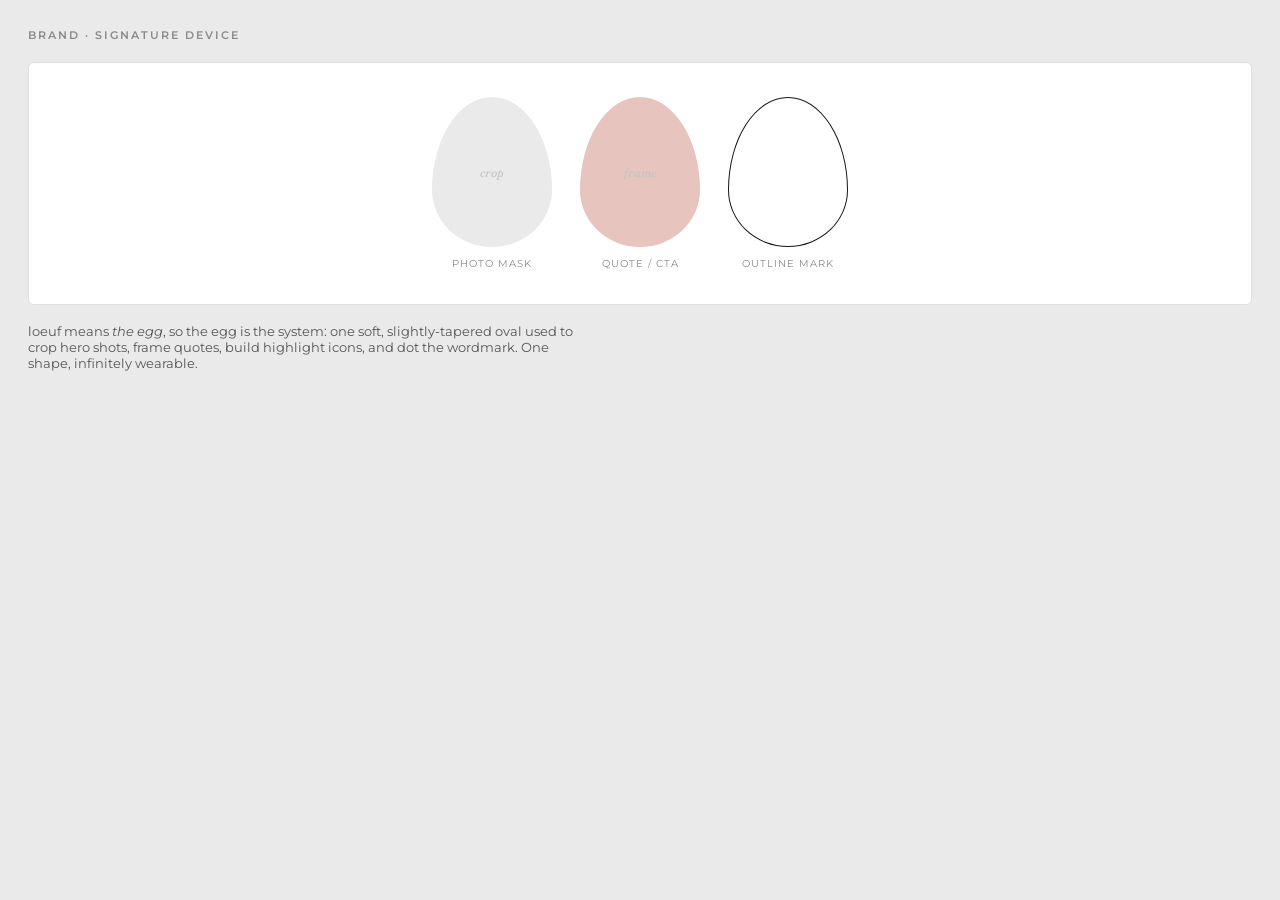
<file: ds-bundle/components/Brand/Motif/Motif.html>
<!-- @dsCard group="Brand" name="The œuf motif" subtitle="Oval crop · frame · mark · peek" -->
<!DOCTYPE html><html lang="en"><head><meta charset="UTF-8">
<link href="https://fonts.googleapis.com/css2?family=Fraunces:ital,opsz,wght@0,9..144,300..600;1,9..144,300..600&family=Montserrat:wght@300;400;500;600&display=swap" rel="stylesheet">
<style>
:root{--mist:#EAEAEA;--white:#FFF;--noir:#161616;--almond:#E7DECF;--silver:#C4C4C4;--stone:#8A8A8A;--rose:#C97F75;--rosesoft:#E7C4BD;--serif:"Fraunces",Georgia,serif;--sans:"Gotham","Montserrat",Arial,sans-serif;--egg:50% 50% 50% 50%/62% 62% 38% 38%}
*{box-sizing:border-box;margin:0}body{font-family:var(--sans);background:var(--mist);color:var(--noir);padding:28px}
.eyebrow{font-size:11px;letter-spacing:.18em;text-transform:uppercase;color:var(--stone);font-weight:600;margin-bottom:20px}
.stage{background:var(--white);border:1px solid #E2E1DE;border-radius:6px;padding:34px;display:flex;gap:28px;align-items:center;justify-content:center;flex-wrap:wrap}
.egg{width:120px;height:150px;border-radius:var(--egg);display:flex;align-items:center;justify-content:center;font-family:var(--serif);font-style:italic;color:var(--silver);font-size:12px}
.egg.mist{background:var(--mist)}.egg.rose{background:var(--rosesoft)}.egg.line{border:1.5px solid var(--noir);background:transparent}
.cap{display:block;text-align:center;font-size:10px;letter-spacing:.1em;text-transform:uppercase;color:var(--stone);margin-top:10px}
.note{margin-top:18px;font-size:13px;color:#555;max-width:560px}
</style></head><body>
<div class="eyebrow">Brand · Signature device</div>
<div class="stage">
  <div><div class="egg mist">crop</div><span class="cap">photo mask</span></div>
  <div><div class="egg rose">frame</div><span class="cap">quote / cta</span></div>
  <div><div class="egg line"></div><span class="cap">outline mark</span></div>
</div>
<p class="note">loeuf means <em>the egg</em>, so the egg is the system: one soft, slightly-tapered oval used to crop hero shots, frame quotes, build highlight icons, and dot the wordmark. One shape, infinitely wearable.</p>
</body></html>
</file>
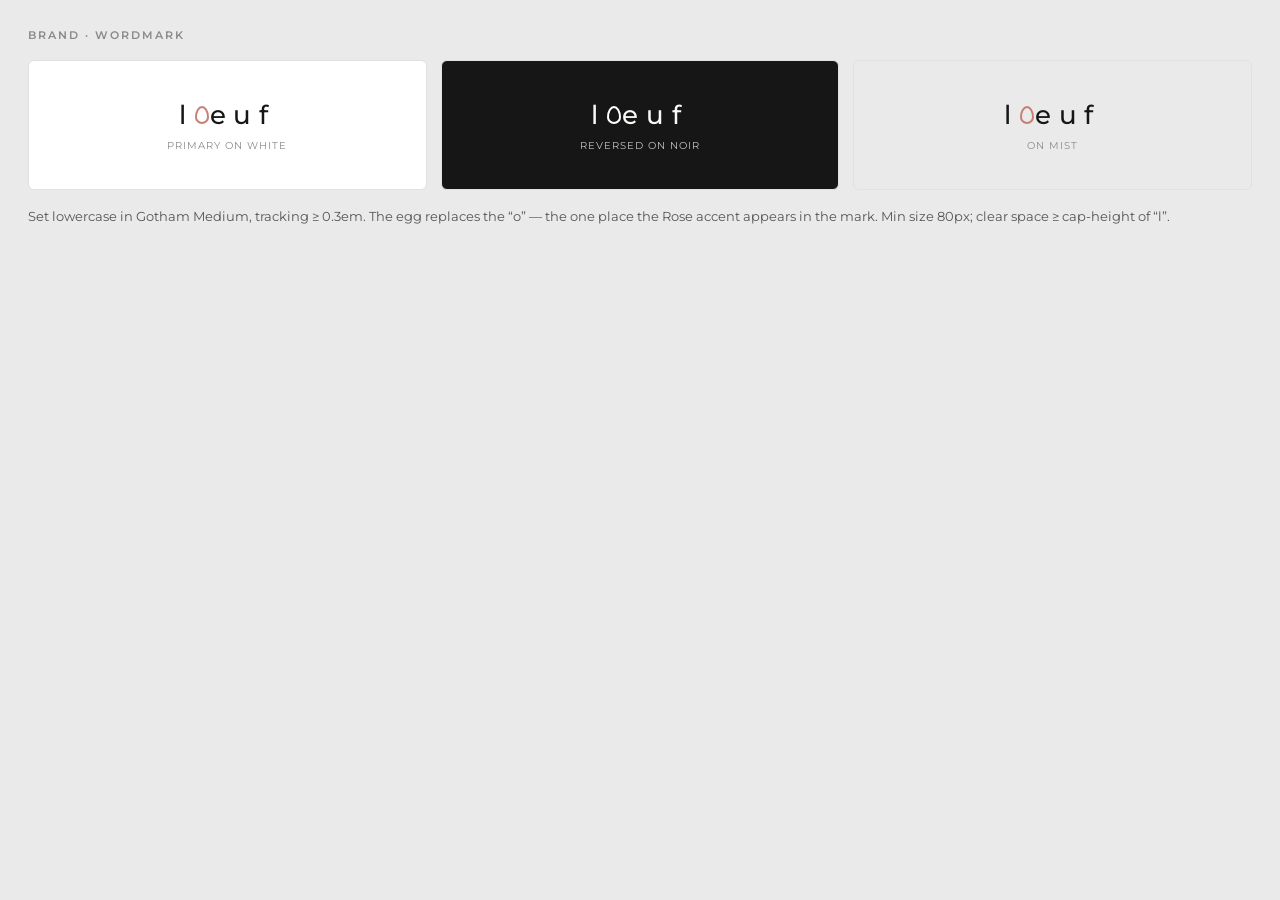
<file: ds-bundle/components/Brand/Wordmark/Wordmark.html>
<!-- @dsCard group="Brand" name="Wordmark" subtitle="Lowercase · egg-dot motif · on light / dark / mist" -->
<!DOCTYPE html><html lang="en"><head><meta charset="UTF-8">
<link href="https://fonts.googleapis.com/css2?family=Fraunces:ital,opsz,wght@0,9..144,300..600;1,9..144,300..600&family=Montserrat:wght@300;400;500;600&display=swap" rel="stylesheet">
<style>
:root{--mist:#EAEAEA;--white:#FFF;--noir:#161616;--blanc:#FAF9F6;--almond:#E7DECF;--silver:#C4C4C4;--stone:#8A8A8A;--rose:#C97F75;--sans:"Gotham","Montserrat",Arial,sans-serif;--egg:50% 50% 50% 50%/62% 62% 38% 38%}
*{box-sizing:border-box;margin:0}body{font-family:var(--sans);background:var(--mist);color:var(--noir);padding:28px}
.eyebrow{font-size:11px;letter-spacing:.18em;text-transform:uppercase;color:var(--stone);font-weight:600;margin-bottom:18px}
.row{display:grid;grid-template-columns:repeat(3,1fr);gap:14px}
.box{height:130px;border-radius:6px;display:flex;flex-direction:column;align-items:center;justify-content:center;gap:8px;border:1px solid #E2E1DE}
.wm{font-family:var(--sans);font-weight:500;letter-spacing:.3em;text-transform:lowercase;font-size:26px;display:inline-flex;align-items:center;gap:1px}
.wm .o{width:14px;height:18px;border:2px solid var(--rose);border-radius:var(--egg);display:inline-block}
.cap{font-size:10px;letter-spacing:.1em;text-transform:uppercase;color:var(--stone)}
.on-light{background:var(--white)}.on-noir{background:var(--noir)}.on-noir .wm{color:var(--blanc)}.on-noir .wm .o{border-color:#fff}.on-noir .cap{color:var(--silver)}.on-mist{background:var(--mist)}.on-almond{background:var(--almond)}
.note{margin-top:18px;font-size:13px;color:var(--graphite,#555)}
</style></head><body>
<div class="eyebrow">Brand · Wordmark</div>
<div class="row">
  <div class="box on-light"><span class="wm">l<span class="o"></span>euf</span><span class="cap">Primary on White</span></div>
  <div class="box on-noir"><span class="wm">l<span class="o"></span>euf</span><span class="cap">Reversed on Noir</span></div>
  <div class="box on-mist"><span class="wm">l<span class="o"></span>euf</span><span class="cap">On Mist</span></div>
</div>
<p class="note">Set lowercase in Gotham Medium, tracking ≥ 0.3em. The egg replaces the “o” — the one place the Rose accent appears in the mark. Min size 80px; clear space ≥ cap-height of “l”.</p>
</body></html>
</file>
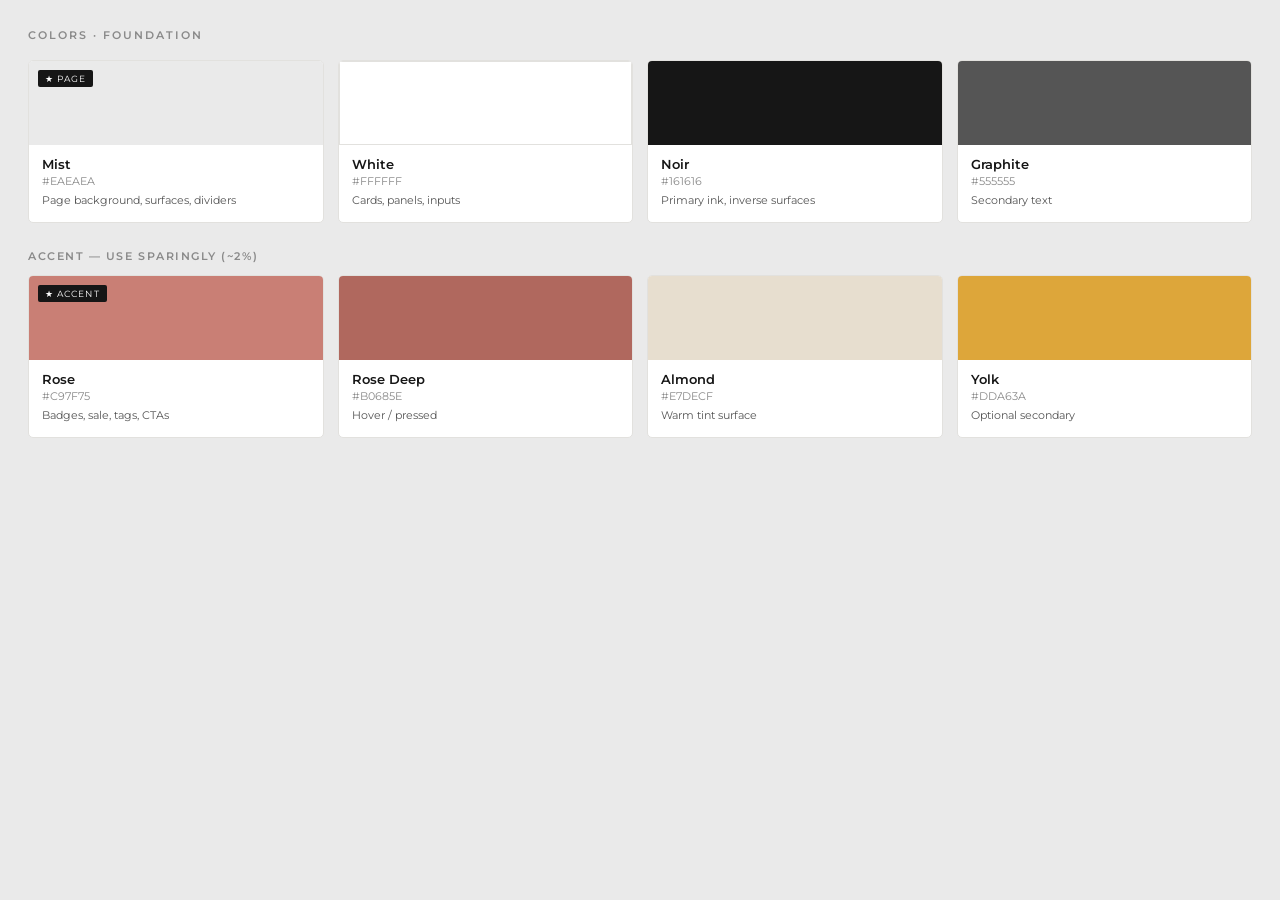
<file: ds-bundle/components/Colors/Palette/Palette.html>
<!-- @dsCard group="Colors" name="Palette" subtitle="Mist page · White card · Noir ink · Rose accent" -->
<!DOCTYPE html><html lang="en"><head><meta charset="UTF-8">
<link href="https://fonts.googleapis.com/css2?family=Montserrat:wght@300;400;500;600&display=swap" rel="stylesheet">
<style>
:root{--mist:#EAEAEA;--stone:#8A8A8A;--sans:"Gotham","Montserrat",Arial,sans-serif}
*{box-sizing:border-box;margin:0}body{font-family:var(--sans);background:var(--mist);color:#161616;padding:28px}
.eyebrow{font-size:11px;letter-spacing:.18em;text-transform:uppercase;color:var(--stone);font-weight:600;margin-bottom:18px}
.grid{display:grid;grid-template-columns:repeat(4,1fr);gap:14px}
.sw{background:#fff;border:1px solid #E2E1DE;border-radius:5px;overflow:hidden}
.chip{height:84px;position:relative}.chip.b{box-shadow:inset 0 0 0 1px #E2E1DE}
.meta{padding:11px 13px 14px}.name{font-size:13px;font-weight:600}.hex{font-size:11px;color:var(--stone);margin-top:2px}.role{font-size:10.5px;color:#555;margin-top:6px;line-height:1.35}
.star{position:absolute;top:9px;left:9px;font-size:9px;letter-spacing:.12em;text-transform:uppercase;background:#161616;color:#fff;padding:3px 7px;border-radius:2px}
.h{font-size:11px;letter-spacing:.14em;text-transform:uppercase;color:var(--stone);font-weight:600;margin:26px 0 12px}
</style></head><body>
<div class="eyebrow">Colors · Foundation</div>
<div class="grid">
  <div class="sw"><div class="chip" style="background:#EAEAEA"><span class="star">★ page</span></div><div class="meta"><div class="name">Mist</div><div class="hex">#EAEAEA</div><div class="role">Page background, surfaces, dividers</div></div></div>
  <div class="sw"><div class="chip b" style="background:#FFFFFF"></div><div class="meta"><div class="name">White</div><div class="hex">#FFFFFF</div><div class="role">Cards, panels, inputs</div></div></div>
  <div class="sw"><div class="chip" style="background:#161616"></div><div class="meta"><div class="name">Noir</div><div class="hex">#161616</div><div class="role">Primary ink, inverse surfaces</div></div></div>
  <div class="sw"><div class="chip" style="background:#555555"></div><div class="meta"><div class="name">Graphite</div><div class="hex">#555555</div><div class="role">Secondary text</div></div></div>
</div>
<div class="h">Accent — use sparingly (~2%)</div>
<div class="grid">
  <div class="sw"><div class="chip" style="background:#C97F75"><span class="star">★ accent</span></div><div class="meta"><div class="name">Rose</div><div class="hex">#C97F75</div><div class="role">Badges, sale, tags, CTAs</div></div></div>
  <div class="sw"><div class="chip" style="background:#B0685E"></div><div class="meta"><div class="name">Rose Deep</div><div class="hex">#B0685E</div><div class="role">Hover / pressed</div></div></div>
  <div class="sw"><div class="chip" style="background:#E7DECF"></div><div class="meta"><div class="name">Almond</div><div class="hex">#E7DECF</div><div class="role">Warm tint surface</div></div></div>
  <div class="sw"><div class="chip" style="background:#DDA63A"></div><div class="meta"><div class="name">Yolk</div><div class="hex">#DDA63A</div><div class="role">Optional secondary</div></div></div>
</div>
</body></html>
</file>
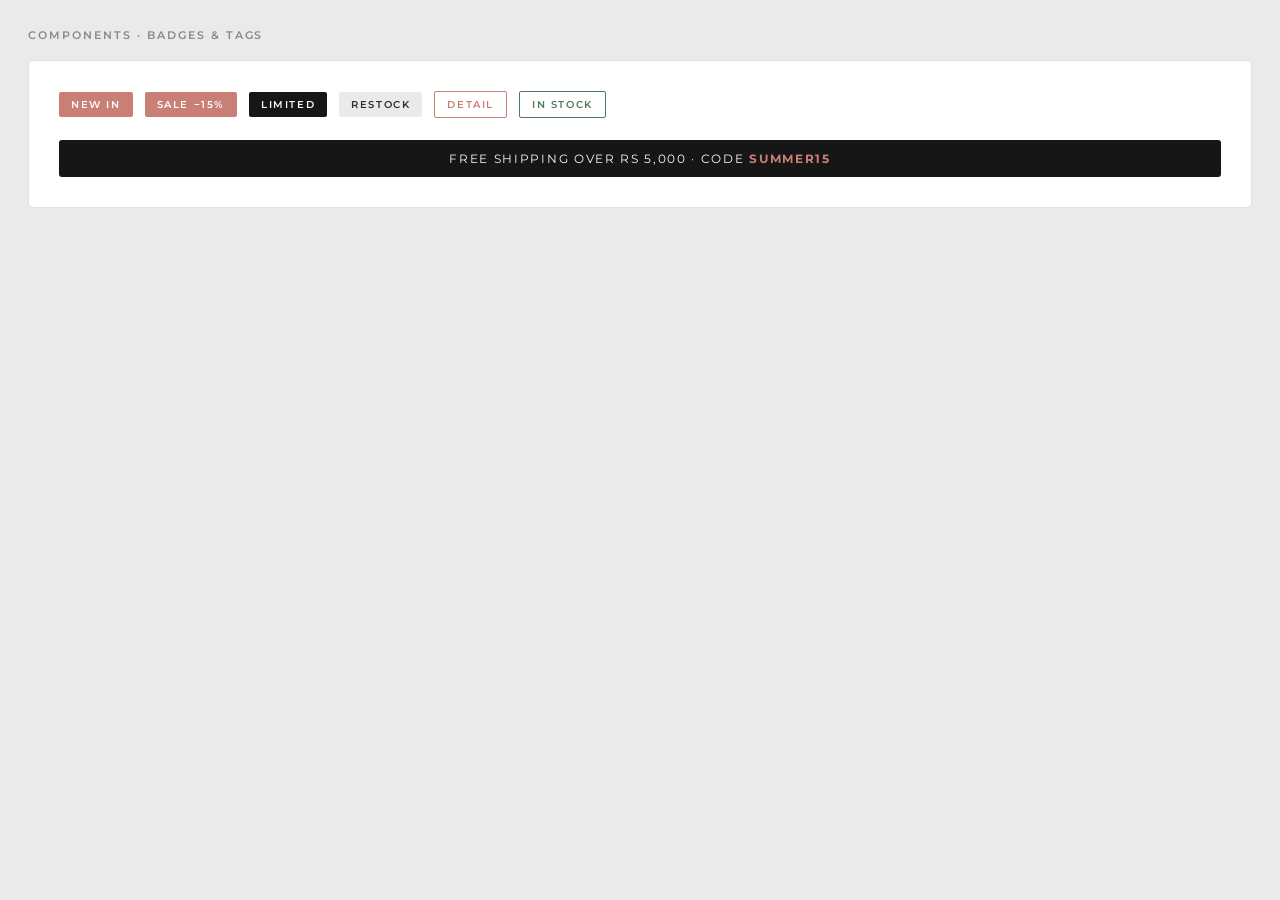
<file: ds-bundle/components/Components/Badges/Badges.html>
<!-- @dsCard group="Components" name="Badges & tags" subtitle="Rose accent · new / sale / soft / stock" -->
<!DOCTYPE html><html lang="en"><head><meta charset="UTF-8">
<link href="https://fonts.googleapis.com/css2?family=Montserrat:wght@300;400;500;600&display=swap" rel="stylesheet">
<style>
:root{--mist:#EAEAEA;--noir:#161616;--blanc:#FAF9F6;--charcoal:#2E2E2E;--stone:#8A8A8A;--success:#4F7A5B;--rose:#C97F75;--yolk:#DDA63A;--sans:"Gotham","Montserrat",Arial,sans-serif}
*{box-sizing:border-box;margin:0}body{font-family:var(--sans);background:var(--mist);color:var(--noir);padding:28px}
.eyebrow{font-size:11px;letter-spacing:.18em;text-transform:uppercase;color:var(--stone);font-weight:600;margin-bottom:18px}
.card{background:#fff;border:1px solid #E2E1DE;border-radius:5px;padding:30px}
.row{display:flex;gap:12px;flex-wrap:wrap;align-items:center}
.badge{display:inline-block;font-size:10px;letter-spacing:.16em;text-transform:uppercase;font-weight:600;padding:6px 12px;border-radius:2px;background:var(--rose);color:#fff}
.noir{background:var(--noir);color:var(--blanc)}.soft{background:var(--mist);color:var(--charcoal)}
.out{background:transparent;color:var(--rose);border:1px solid var(--rose)}.stock{background:transparent;color:var(--success);border:1px solid var(--success)}
.announce{margin-top:22px;background:var(--noir);color:var(--blanc);text-align:center;padding:11px;font-size:12px;letter-spacing:.14em;text-transform:uppercase;border-radius:3px}
.announce b{color:var(--rose)}
</style></head><body>
<div class="eyebrow">Components · Badges &amp; tags</div>
<div class="card">
  <div class="row">
    <span class="badge">New in</span>
    <span class="badge">Sale −15%</span>
    <span class="badge noir">Limited</span>
    <span class="badge soft">Restock</span>
    <span class="badge out">Detail</span>
    <span class="badge stock">In stock</span>
  </div>
  <div class="announce">Free shipping over Rs 5,000 · Code <b>SUMMER15</b></div>
</div>
</body></html>
</file>
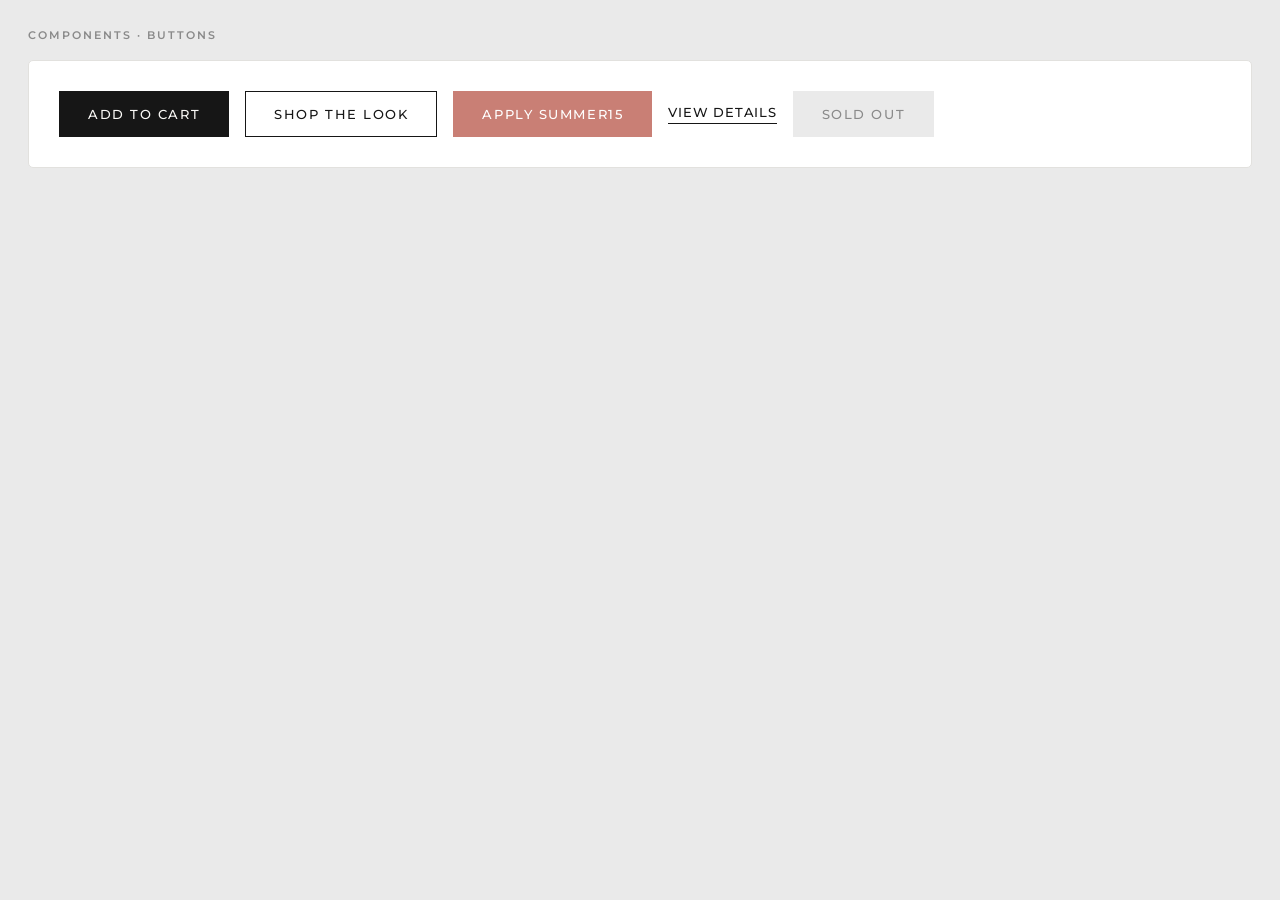
<file: ds-bundle/components/Components/Buttons/Buttons.html>
<!-- @dsCard group="Components" name="Buttons" subtitle="Primary · ghost · accent · link · disabled" -->
<!DOCTYPE html><html lang="en"><head><meta charset="UTF-8">
<link href="https://fonts.googleapis.com/css2?family=Montserrat:wght@300;400;500;600&display=swap" rel="stylesheet">
<style>
:root{--mist:#EAEAEA;--noir:#161616;--blanc:#FAF9F6;--stone:#8A8A8A;--rose:#C97F75;--rose-deep:#B0685E;--sans:"Gotham","Montserrat",Arial,sans-serif;--ease:cubic-bezier(.2,.8,.2,1)}
*{box-sizing:border-box;margin:0}body{font-family:var(--sans);background:var(--mist);color:var(--noir);padding:28px}
.eyebrow{font-size:11px;letter-spacing:.18em;text-transform:uppercase;color:var(--stone);font-weight:600;margin-bottom:18px}
.card{background:#fff;border:1px solid #E2E1DE;border-radius:5px;padding:30px;display:flex;gap:16px;flex-wrap:wrap;align-items:center}
.btn{font-family:var(--sans);font-size:13px;letter-spacing:.12em;text-transform:uppercase;font-weight:500;padding:14px 28px;border:1px solid var(--noir);background:var(--noir);color:var(--blanc);border-radius:0;cursor:pointer;transition:all .22s var(--ease)}
.btn:hover{background:transparent;color:var(--noir)}
.ghost{background:transparent;color:var(--noir)}.ghost:hover{background:var(--noir);color:var(--blanc)}
.accent{background:var(--rose);border-color:var(--rose);color:#fff}.accent:hover{background:var(--rose-deep);border-color:var(--rose-deep)}
.link{background:none;border:0;padding:0 0 3px;border-bottom:1px solid var(--noir);color:var(--noir);letter-spacing:.06em}
.dis{background:var(--mist);border-color:var(--mist);color:var(--stone);cursor:not-allowed}
</style></head><body>
<div class="eyebrow">Components · Buttons</div>
<div class="card">
  <button class="btn">Add to cart</button>
  <button class="btn ghost">Shop the look</button>
  <button class="btn accent">Apply SUMMER15</button>
  <button class="btn link">View details</button>
  <button class="btn dis" disabled>Sold out</button>
</div>
</body></html>
</file>
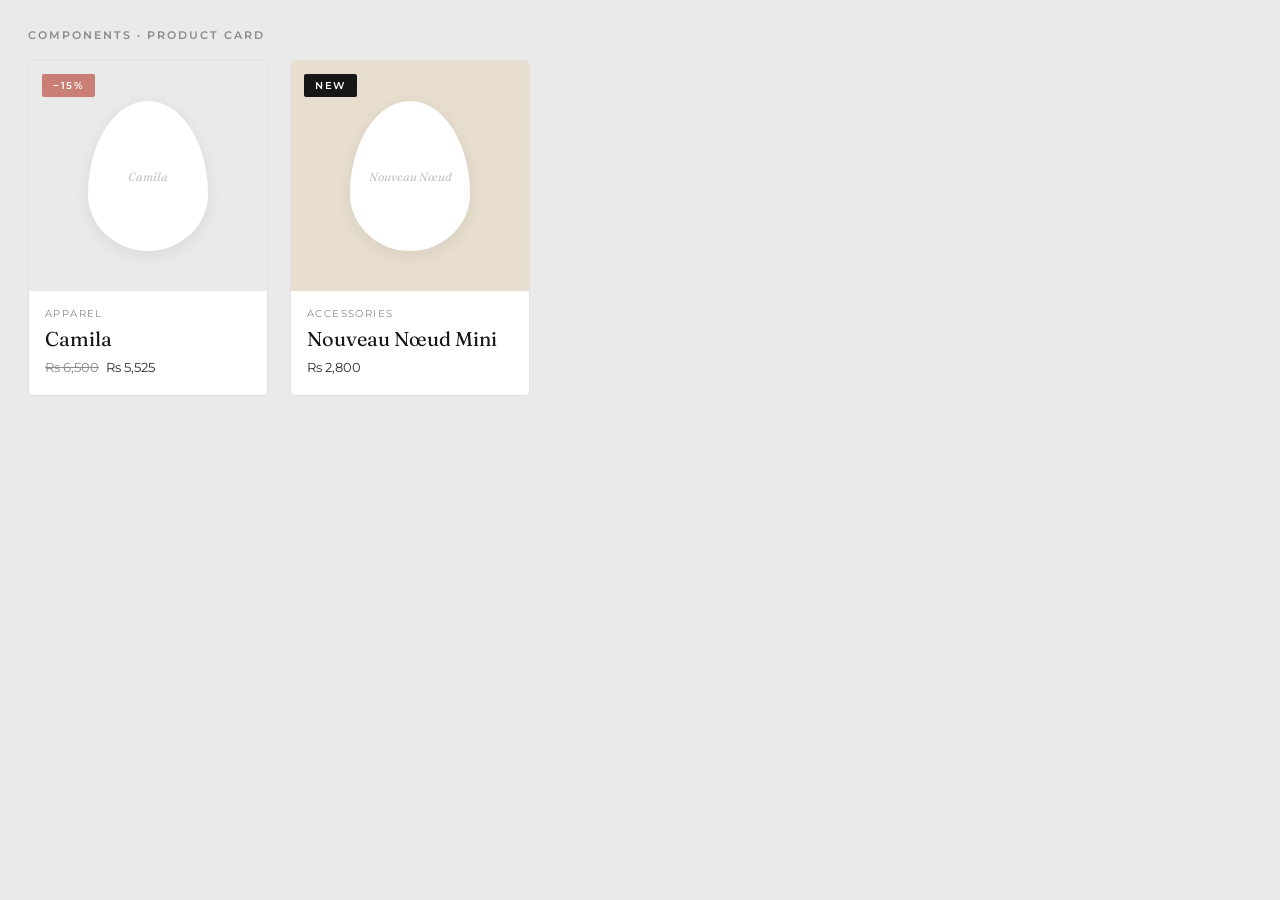
<file: ds-bundle/components/Components/ProductCard/ProductCard.html>
<!-- @dsCard group="Components" name="Product card" subtitle="Egg-crop image · badge · name · price" -->
<!DOCTYPE html><html lang="en"><head><meta charset="UTF-8">
<link href="https://fonts.googleapis.com/css2?family=Fraunces:ital,opsz,wght@0,9..144,300..600;1,9..144,300..600&family=Montserrat:wght@300;400;500;600&display=swap" rel="stylesheet">
<style>
:root{--mist:#EAEAEA;--almond:#E7DECF;--noir:#161616;--silver:#C4C4C4;--stone:#8A8A8A;--charcoal:#2E2E2E;--rose:#C97F75;--serif:"Fraunces",Georgia,serif;--sans:"Gotham","Montserrat",Arial,sans-serif;--egg:50% 50% 50% 50%/62% 62% 38% 38%}
*{box-sizing:border-box;margin:0}body{font-family:var(--sans);background:var(--mist);color:var(--noir);padding:28px}
.eyebrow{font-size:11px;letter-spacing:.18em;text-transform:uppercase;color:var(--stone);font-weight:600;margin-bottom:18px}
.row{display:flex;gap:22px;flex-wrap:wrap}
.product{border:1px solid #E2E1DE;border-radius:5px;overflow:hidden;background:#fff;width:240px}
.ph{height:230px;background:var(--mist);position:relative;display:flex;align-items:center;justify-content:center}
.ph.almond{background:var(--almond)}
.badge{position:absolute;top:13px;left:13px;font-size:10px;letter-spacing:.16em;text-transform:uppercase;font-weight:600;padding:5px 11px;border-radius:2px;background:var(--rose);color:#fff}
.crop{width:120px;height:150px;border-radius:var(--egg);background:#fff;display:flex;align-items:center;justify-content:center;font-family:var(--serif);font-style:italic;color:var(--silver);font-size:12px;box-shadow:0 4px 16px rgba(22,22,22,.08)}
.info{padding:16px 16px 20px}.cat{font-size:10px;letter-spacing:.14em;text-transform:uppercase;color:var(--stone)}
.info h4{font-family:var(--serif);font-size:20px;margin:6px 0 8px;font-weight:400}
.price{font-size:13px;color:var(--charcoal)}.was{color:var(--stone);text-decoration:line-through;margin-right:7px}
</style></head><body>
<div class="eyebrow">Components · Product card</div>
<div class="row">
  <div class="product"><div class="ph"><span class="badge">−15%</span><div class="crop">Camila</div></div><div class="info"><div class="cat">Apparel</div><h4>Camila</h4><div class="price"><span class="was">Rs 6,500</span>Rs 5,525</div></div></div>
  <div class="product"><div class="ph almond"><span class="badge" style="background:#161616">New</span><div class="crop">Nouveau Nœud</div></div><div class="info"><div class="cat">Accessories</div><h4>Nouveau Nœud Mini</h4><div class="price">Rs 2,800</div></div></div>
</div>
</body></html>
</file>
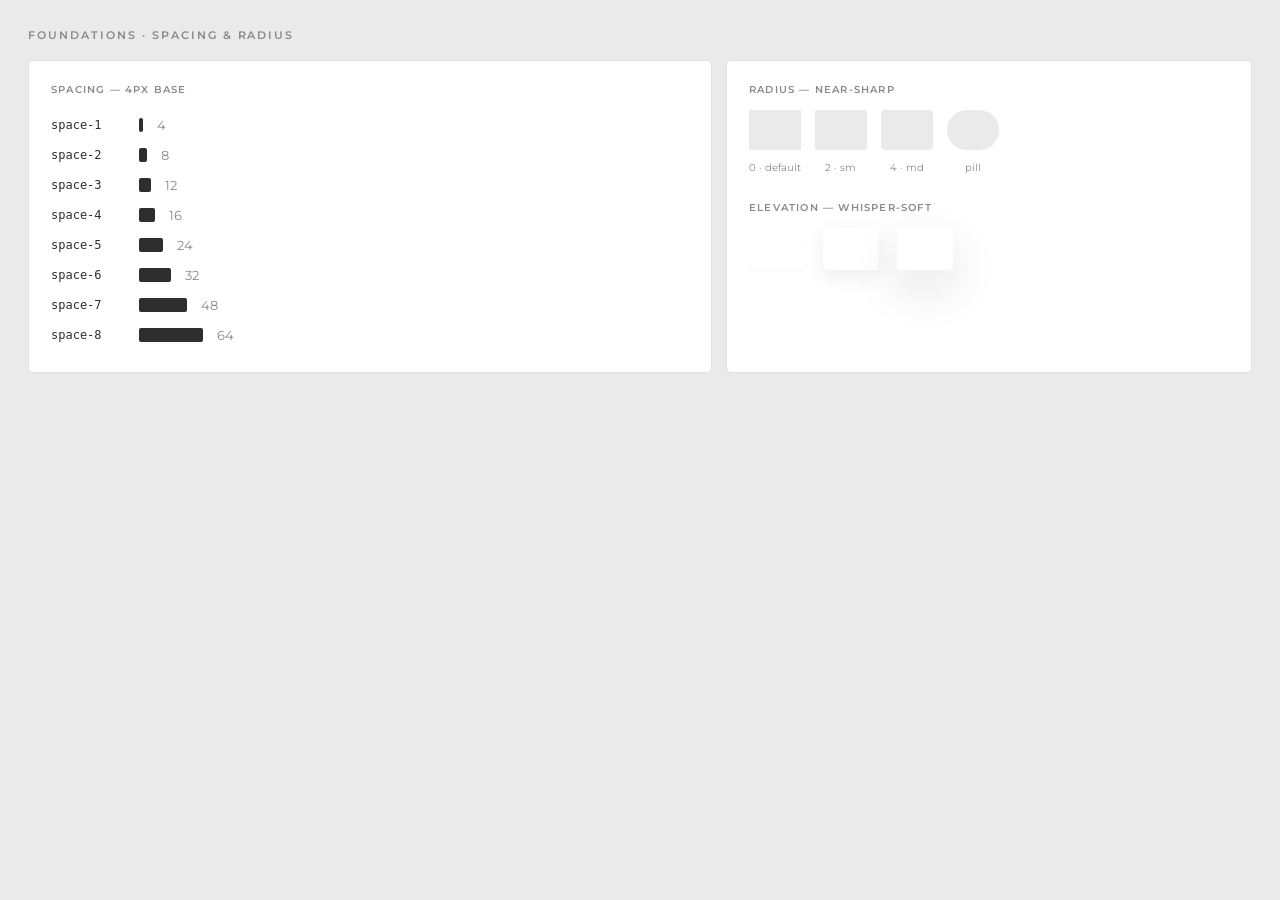
<file: ds-bundle/components/Foundations/Spacing/Spacing.html>
<!-- @dsCard group="Foundations" name="Spacing & radius" subtitle="4px base · near-sharp corners" -->
<!DOCTYPE html><html lang="en"><head><meta charset="UTF-8">
<link href="https://fonts.googleapis.com/css2?family=Montserrat:wght@300;400;500;600&display=swap" rel="stylesheet">
<style>
:root{--mist:#EAEAEA;--stone:#8A8A8A;--charcoal:#2E2E2E;--sans:"Gotham","Montserrat",Arial,sans-serif}
*{box-sizing:border-box;margin:0}body{font-family:var(--sans);background:var(--mist);color:#161616;padding:28px}
.eyebrow{font-size:11px;letter-spacing:.18em;text-transform:uppercase;color:var(--stone);font-weight:600;margin-bottom:18px}
.wrap{display:grid;grid-template-columns:1.3fr 1fr;gap:14px}
.card{background:#fff;border:1px solid #E2E1DE;border-radius:5px;padding:22px}
.row{display:flex;align-items:center;gap:14px;padding:7px 0}
.row code{font-size:12px;color:var(--charcoal);width:74px}.bar{height:14px;background:var(--charcoal);border-radius:2px}
.h{font-size:10px;letter-spacing:.12em;text-transform:uppercase;color:var(--stone);font-weight:600;margin-bottom:14px}
.rad{display:flex;gap:14px;align-items:flex-end}
.rad div{text-align:center}.rad .b{width:52px;height:40px;background:var(--mist);margin-bottom:6px}.rad small{font-size:10px;color:var(--stone)}
</style></head><body>
<div class="eyebrow">Foundations · Spacing &amp; radius</div>
<div class="wrap">
  <div class="card">
    <div class="h">Spacing — 4px base</div>
    <div class="row"><code>space-1</code><span class="bar" style="width:4px"></span><small style="color:#8A8A8A">4</small></div>
    <div class="row"><code>space-2</code><span class="bar" style="width:8px"></span><small style="color:#8A8A8A">8</small></div>
    <div class="row"><code>space-3</code><span class="bar" style="width:12px"></span><small style="color:#8A8A8A">12</small></div>
    <div class="row"><code>space-4</code><span class="bar" style="width:16px"></span><small style="color:#8A8A8A">16</small></div>
    <div class="row"><code>space-5</code><span class="bar" style="width:24px"></span><small style="color:#8A8A8A">24</small></div>
    <div class="row"><code>space-6</code><span class="bar" style="width:32px"></span><small style="color:#8A8A8A">32</small></div>
    <div class="row"><code>space-7</code><span class="bar" style="width:48px"></span><small style="color:#8A8A8A">48</small></div>
    <div class="row"><code>space-8</code><span class="bar" style="width:64px"></span><small style="color:#8A8A8A">64</small></div>
  </div>
  <div class="card">
    <div class="h">Radius — near-sharp</div>
    <div class="rad">
      <div><div class="b" style="border-radius:0"></div><small>0 · default</small></div>
      <div><div class="b" style="border-radius:2px"></div><small>2 · sm</small></div>
      <div><div class="b" style="border-radius:4px"></div><small>4 · md</small></div>
      <div><div class="b" style="border-radius:999px"></div><small>pill</small></div>
    </div>
    <div class="h" style="margin-top:26px">Elevation — whisper-soft</div>
    <div style="display:flex;gap:18px">
      <div style="width:56px;height:42px;background:#fff;border-radius:4px;box-shadow:0 1px 2px rgba(22,22,22,.05)"></div>
      <div style="width:56px;height:42px;background:#fff;border-radius:4px;box-shadow:0 6px 20px rgba(22,22,22,.08)"></div>
      <div style="width:56px;height:42px;background:#fff;border-radius:4px;box-shadow:0 18px 48px rgba(22,22,22,.12)"></div>
    </div>
  </div>
</div>
</body></html>
</file>
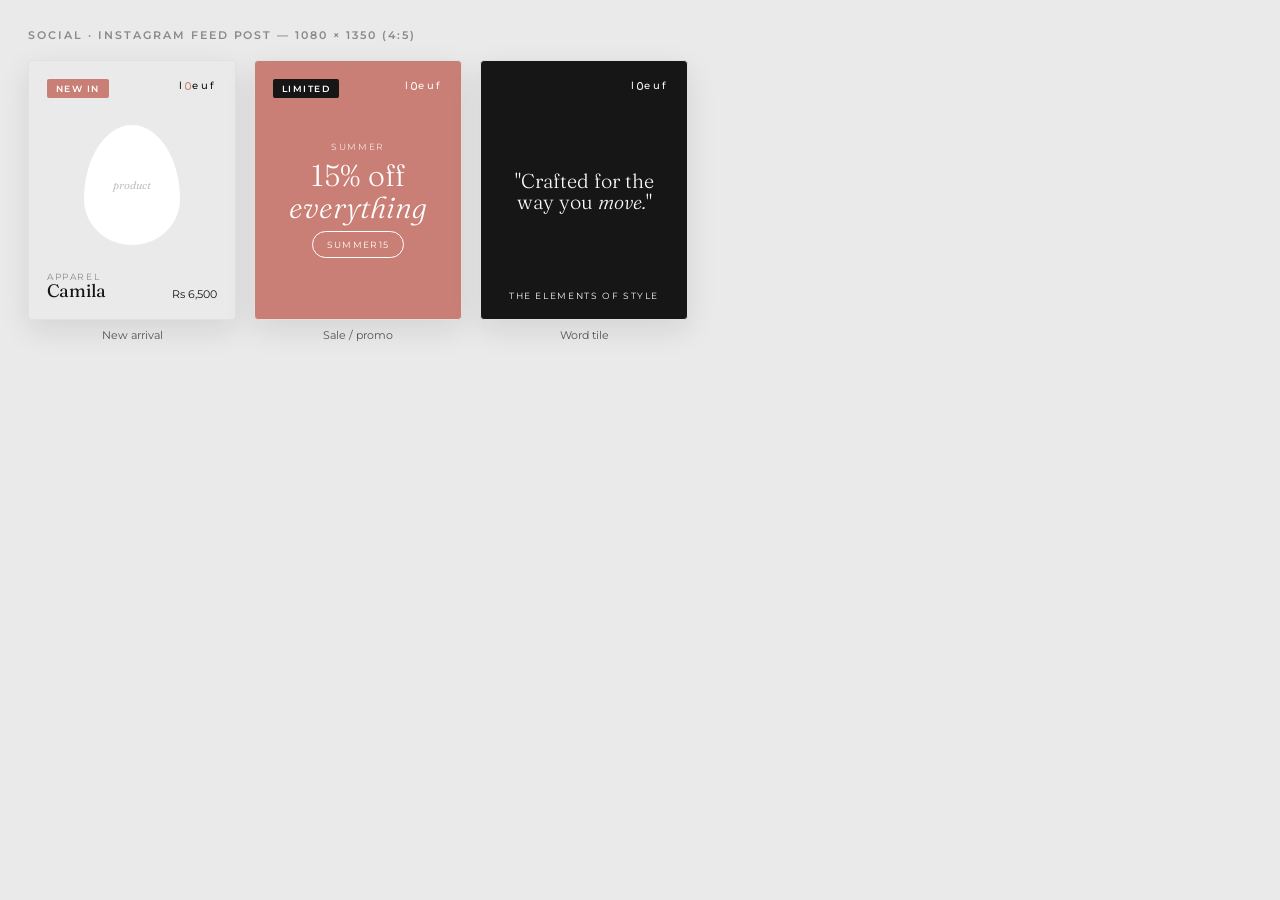
<file: ds-bundle/components/Social/InstagramPost/InstagramPost.html>
<!-- @dsCard group="Social" name="Instagram post (4:5)" subtitle="New arrival · sale · quote · egg-crop" -->
<!DOCTYPE html><html lang="en"><head><meta charset="UTF-8">
<link href="https://fonts.googleapis.com/css2?family=Fraunces:ital,opsz,wght@0,9..144,300..600;1,9..144,300..600&family=Montserrat:wght@300;400;500;600&display=swap" rel="stylesheet">
<style>
:root{--mist:#EAEAEA;--cloud:#F1F0EE;--almond:#E7DECF;--noir:#161616;--blanc:#FAF9F6;--silver:#C4C4C4;--stone:#8A8A8A;--rose:#C97F75;--serif:"Fraunces",Georgia,serif;--sans:"Gotham","Montserrat",Arial,sans-serif;--egg:50% 50% 50% 50%/62% 62% 38% 38%}
*{box-sizing:border-box;margin:0}body{font-family:var(--sans);background:var(--mist);color:var(--noir);padding:28px}
.eyebrow{font-size:11px;letter-spacing:.18em;text-transform:uppercase;color:var(--stone);font-weight:600;margin-bottom:18px}
.row{display:flex;gap:18px;flex-wrap:wrap}
.frame{width:208px;height:260px;border-radius:4px;overflow:hidden;position:relative;box-shadow:0 10px 30px rgba(22,22,22,.10);border:1px solid #E2E1DE}
.post{position:absolute;inset:0;display:flex;flex-direction:column;padding:18px}
.top{display:flex;justify-content:space-between;align-items:flex-start}.mid{flex:1;display:flex;flex-direction:column;align-items:center;justify-content:center;text-align:center;gap:8px}.btm{display:flex;justify-content:space-between;align-items:flex-end}
.badge{font-size:9px;letter-spacing:.16em;text-transform:uppercase;font-weight:600;padding:4px 9px;border-radius:2px;background:var(--rose);color:#fff}
.badge.noir{background:var(--noir);color:#fff}
.wm{font-weight:500;letter-spacing:.26em;text-transform:lowercase;font-size:10px;display:inline-flex;align-items:center;gap:1px}.wm .o{width:6px;height:8px;border:1.4px solid var(--rose);border-radius:var(--egg)}
.dark .wm,.dark .head,.dark .k{color:var(--blanc)}.dark .wm .o{border-color:#fff}
.head{font-family:var(--serif);line-height:1.05}.k{font-size:9px;letter-spacing:.18em;text-transform:uppercase;color:var(--stone)}
.crop{width:96px;height:120px;border-radius:var(--egg);background:#fff;display:flex;align-items:center;justify-content:center;font-family:var(--serif);font-style:italic;color:var(--silver);font-size:11px}
.pill{font-size:9px;letter-spacing:.14em;text-transform:uppercase;padding:7px 14px;border:1px solid #fff;border-radius:999px;color:#fff}
.cap{font-size:11px;color:#555;margin-top:8px;text-align:center}
</style></head><body>
<div class="eyebrow">Social · Instagram feed post — 1080 × 1350 (4:5)</div>
<div class="row">
  <div><div class="frame" style="background:var(--mist)"><div class="post"><div class="top"><span class="badge">New in</span><span class="wm">l<span class="o"></span>euf</span></div><div class="mid"><div class="crop">product</div></div><div class="btm"><div><div class="k">Apparel</div><div class="head" style="font-size:18px">Camila</div></div><span style="font-size:11px">Rs 6,500</span></div></div></div><div class="cap">New arrival</div></div>
  <div><div class="frame dark" style="background:var(--rose)"><div class="post"><div class="top"><span class="badge noir">Limited</span><span class="wm">l<span class="o"></span>euf</span></div><div class="mid"><div class="k" style="color:rgba(255,255,255,.8)">Summer</div><div class="head" style="font-size:30px;font-weight:300;color:#fff">15% off<br><em style="font-style:italic">everything</em></div><span class="pill">SUMMER15</span></div><div class="btm"></div></div></div><div class="cap">Sale / promo</div></div>
  <div><div class="frame dark" style="background:var(--noir)"><div class="post"><div class="top"><span></span><span class="wm">l<span class="o"></span>euf</span></div><div class="mid"><div class="head" style="font-size:20px;font-weight:300;color:var(--blanc)">"Crafted for the<br>way you <em style="font-style:italic">move.</em>"</div></div><div class="btm" style="justify-content:center"><span class="k">The Elements of Style</span></div></div></div><div class="cap">Word tile</div></div>
</div>
</body></html>
</file>
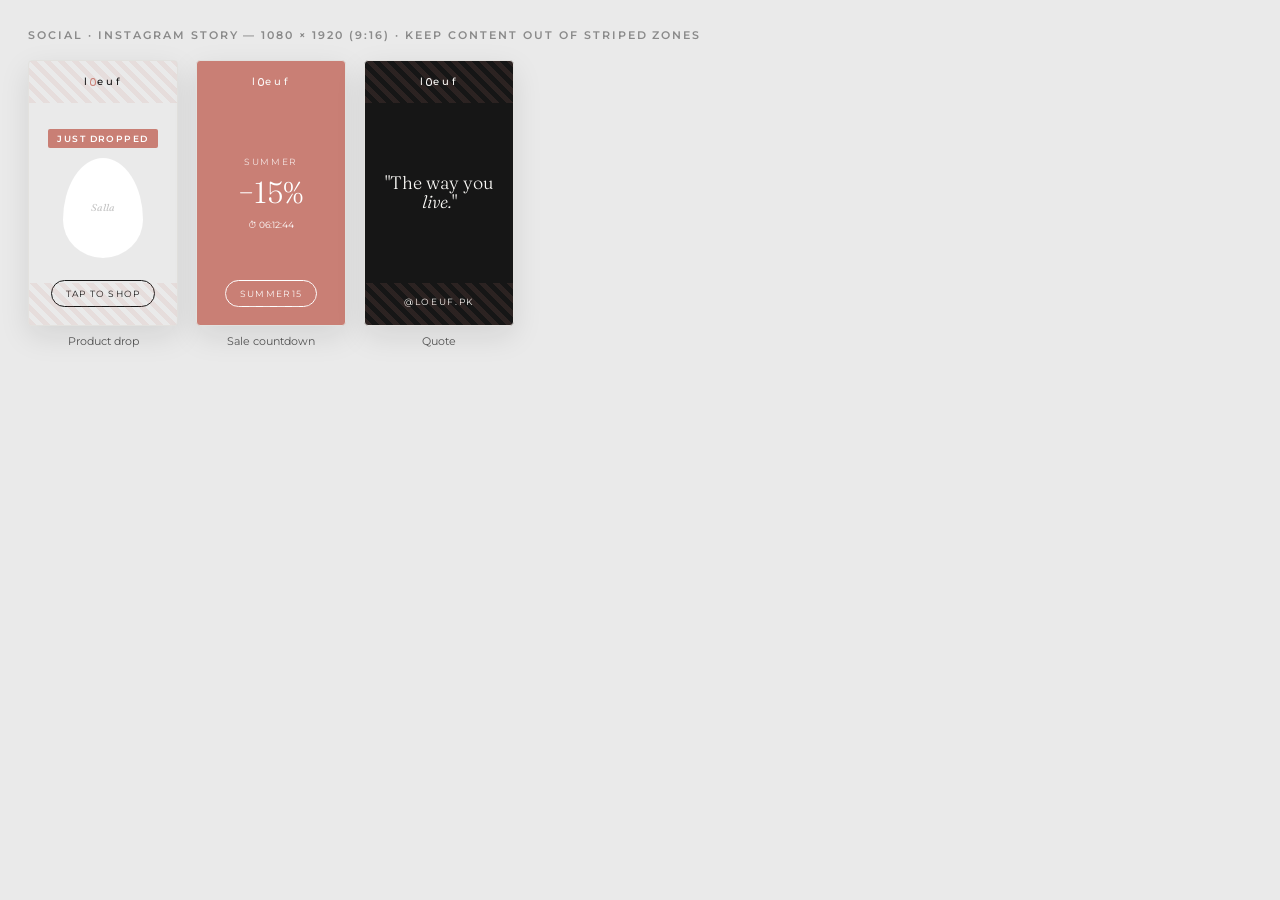
<file: ds-bundle/components/Social/InstagramStory/InstagramStory.html>
<!-- @dsCard group="Social" name="Instagram story (9:16)" subtitle="Drop · countdown · quote · safe zones" -->
<!DOCTYPE html><html lang="en"><head><meta charset="UTF-8">
<link href="https://fonts.googleapis.com/css2?family=Fraunces:ital,opsz,wght@0,9..144,300..600;1,9..144,300..600&family=Montserrat:wght@300;400;500;600&display=swap" rel="stylesheet">
<style>
:root{--mist:#EAEAEA;--almond:#E7DECF;--noir:#161616;--blanc:#FAF9F6;--silver:#C4C4C4;--stone:#8A8A8A;--rose:#C97F75;--rose-deep:#B0685E;--serif:"Fraunces",Georgia,serif;--sans:"Gotham","Montserrat",Arial,sans-serif;--egg:50% 50% 50% 50%/62% 62% 38% 38%}
*{box-sizing:border-box;margin:0}body{font-family:var(--sans);background:var(--mist);color:var(--noir);padding:28px}
.eyebrow{font-size:11px;letter-spacing:.18em;text-transform:uppercase;color:var(--stone);font-weight:600;margin-bottom:18px}
.row{display:flex;gap:18px;flex-wrap:wrap}
.frame{width:150px;height:266px;border-radius:4px;overflow:hidden;position:relative;box-shadow:0 10px 30px rgba(22,22,22,.10);border:1px solid #E2E1DE}
.post{position:absolute;inset:0;display:flex;flex-direction:column;align-items:center;justify-content:center;text-align:center;padding:34px 16px;gap:10px}
.top{position:absolute;top:14px;left:0;right:0;display:flex;justify-content:center}
.btm{position:absolute;bottom:18px;left:0;right:0;display:flex;justify-content:center}
.wm{font-weight:500;letter-spacing:.26em;text-transform:lowercase;font-size:10px;display:inline-flex;align-items:center;gap:1px}.wm .o{width:6px;height:8px;border:1.4px solid var(--rose);border-radius:var(--egg)}
.dark .wm,.dark .head,.dark .k{color:var(--blanc)}.dark .wm .o{border-color:#fff}
.badge{font-size:9px;letter-spacing:.16em;text-transform:uppercase;font-weight:600;padding:4px 9px;border-radius:2px;background:var(--rose);color:#fff}
.head{font-family:var(--serif);line-height:1.05}.k{font-size:9px;letter-spacing:.18em;text-transform:uppercase;color:var(--stone)}
.crop{width:80px;height:100px;border-radius:var(--egg);background:#fff;display:flex;align-items:center;justify-content:center;font-family:var(--serif);font-style:italic;color:var(--silver);font-size:10px}
.pill{font-size:9px;letter-spacing:.14em;text-transform:uppercase;padding:7px 14px;border:1px solid var(--noir);border-radius:999px}
.dark .pill{border-color:#fff;color:#fff}
.safe{position:absolute;left:0;right:0;height:16%;background:repeating-linear-gradient(45deg,rgba(201,127,117,.12),rgba(201,127,117,.12) 5px,transparent 5px,transparent 10px)}
.safe.t{top:0}.safe.b{bottom:0}
.cap{font-size:11px;color:#555;margin-top:8px;text-align:center}
</style></head><body>
<div class="eyebrow">Social · Instagram story — 1080 × 1920 (9:16) · keep content out of striped zones</div>
<div class="row">
  <div><div class="frame" style="background:var(--mist)"><div class="safe t"></div><div class="top"><span class="wm">l<span class="o"></span>euf</span></div><div class="post"><span class="badge">Just dropped</span><div class="crop">Salla</div></div><div class="btm"><span class="pill">Tap to shop</span></div><div class="safe b"></div></div><div class="cap">Product drop</div></div>
  <div><div class="frame dark" style="background:var(--rose)"><div class="safe t"></div><div class="top"><span class="wm">l<span class="o"></span>euf</span></div><div class="post"><div class="k" style="color:rgba(255,255,255,.8)">Summer</div><div class="head" style="font-size:30px;color:#fff;font-weight:300">−15%</div><span style="font-size:9px;color:#fff">⏱ 06:12:44</span></div><div class="btm"><span class="pill">SUMMER15</span></div><div class="safe b"></div></div><div class="cap">Sale countdown</div></div>
  <div><div class="frame dark" style="background:var(--noir)"><div class="safe t"></div><div class="top"><span class="wm">l<span class="o"></span>euf</span></div><div class="post"><div class="head" style="font-size:18px;color:var(--blanc);font-weight:300">"The way you <em style="font-style:italic">live.</em>"</div></div><div class="btm"><span class="k">@loeuf.pk</span></div><div class="safe b"></div></div><div class="cap">Quote</div></div>
</div>
</body></html>
</file>
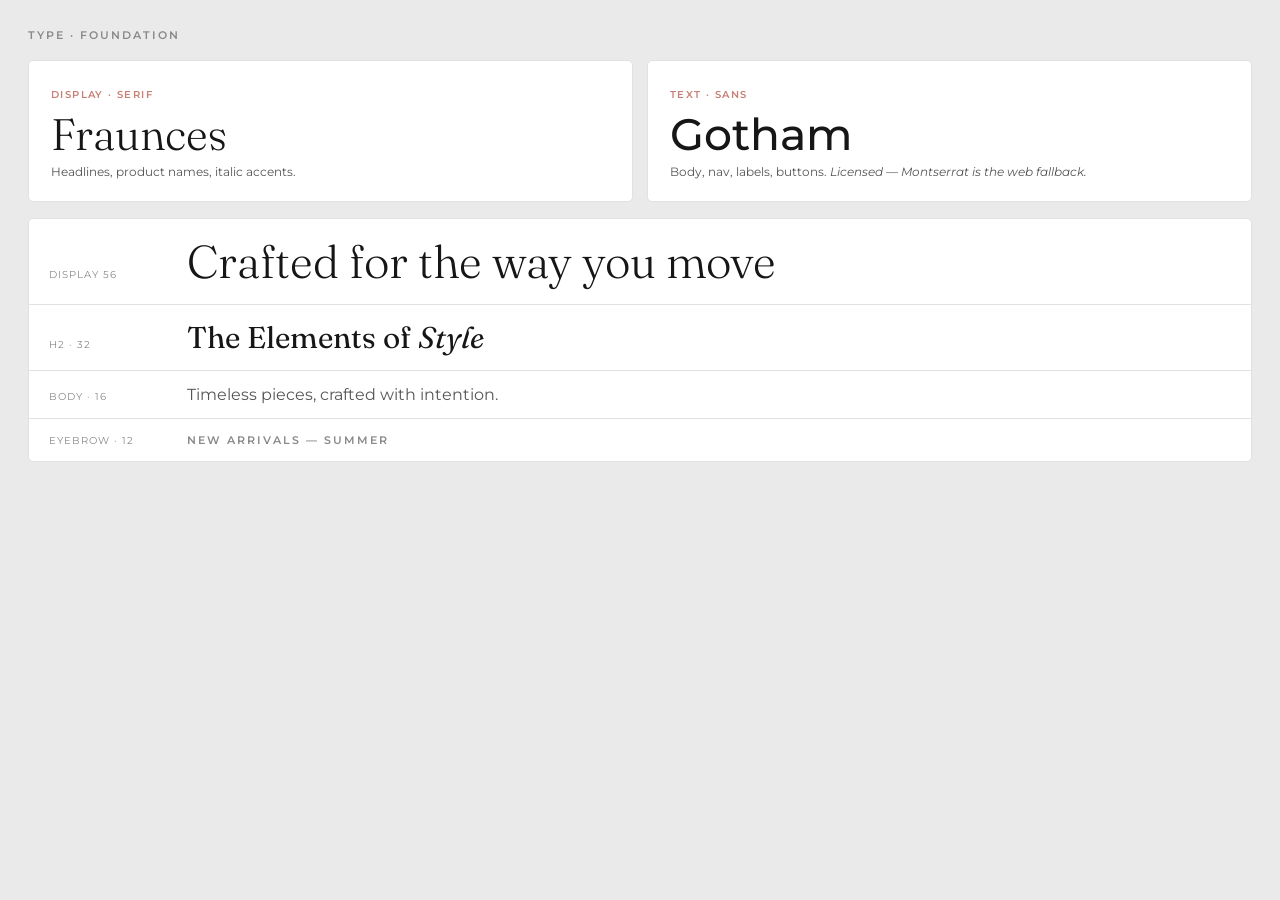
<file: ds-bundle/components/Type/Typography/Typography.html>
<!-- @dsCard group="Type" name="Typography" subtitle="Fraunces display · Gotham sans" -->
<!DOCTYPE html><html lang="en"><head><meta charset="UTF-8">
<link href="https://fonts.googleapis.com/css2?family=Fraunces:ital,opsz,wght@0,9..144,300..600;1,9..144,300..600&family=Montserrat:wght@300;400;500;600&display=swap" rel="stylesheet">
<style>
:root{--mist:#EAEAEA;--stone:#8A8A8A;--silver:#C4C4C4;--rose:#C97F75;--serif:"Fraunces",Georgia,serif;--sans:"Gotham","Montserrat",Arial,sans-serif}
*{box-sizing:border-box;margin:0}body{font-family:var(--sans);background:var(--mist);color:#161616;padding:28px}
.eyebrow{font-size:11px;letter-spacing:.18em;text-transform:uppercase;color:var(--stone);font-weight:600;margin-bottom:18px}
.cards{display:grid;grid-template-columns:1fr 1fr;gap:14px;margin-bottom:16px}
.fc{background:#fff;border:1px solid #E2E1DE;border-radius:5px;padding:22px}
.tag{font-size:10px;letter-spacing:.14em;text-transform:uppercase;color:var(--rose);font-weight:600}
.big{font-size:44px;line-height:1;margin:10px 0 8px}.use{font-size:12px;color:#555}
.spec{background:#fff;border:1px solid #E2E1DE;border-radius:5px}
.r{display:flex;align-items:baseline;gap:18px;padding:14px 20px;border-bottom:1px solid #E2E1DE}.r:last-child{border-bottom:0}
.lab{width:120px;flex:none;font-size:10px;letter-spacing:.1em;text-transform:uppercase;color:var(--stone)}
</style></head><body>
<div class="eyebrow">Type · Foundation</div>
<div class="cards">
  <div class="fc"><span class="tag">Display · Serif</span><div class="big" style="font-family:var(--serif);font-weight:300">Fraunces</div><div class="use">Headlines, product names, italic accents.</div></div>
  <div class="fc"><span class="tag">Text · Sans</span><div class="big" style="font-weight:500">Gotham</div><div class="use">Body, nav, labels, buttons. <em>Licensed — Montserrat is the web fallback.</em></div></div>
</div>
<div class="spec">
  <div class="r"><div class="lab">Display 56</div><div style="font-family:var(--serif);font-size:46px;font-weight:300">Crafted for the way you move</div></div>
  <div class="r"><div class="lab">H2 · 32</div><div style="font-family:var(--serif);font-size:30px">The Elements of <em style="font-style:italic">Style</em></div></div>
  <div class="r"><div class="lab">Body · 16</div><div style="font-size:16px;color:#555">Timeless pieces, crafted with intention.</div></div>
  <div class="r"><div class="lab">Eyebrow · 12</div><div class="eyebrow" style="margin:0">New Arrivals — Summer</div></div>
</div>
</body></html>
</file>
